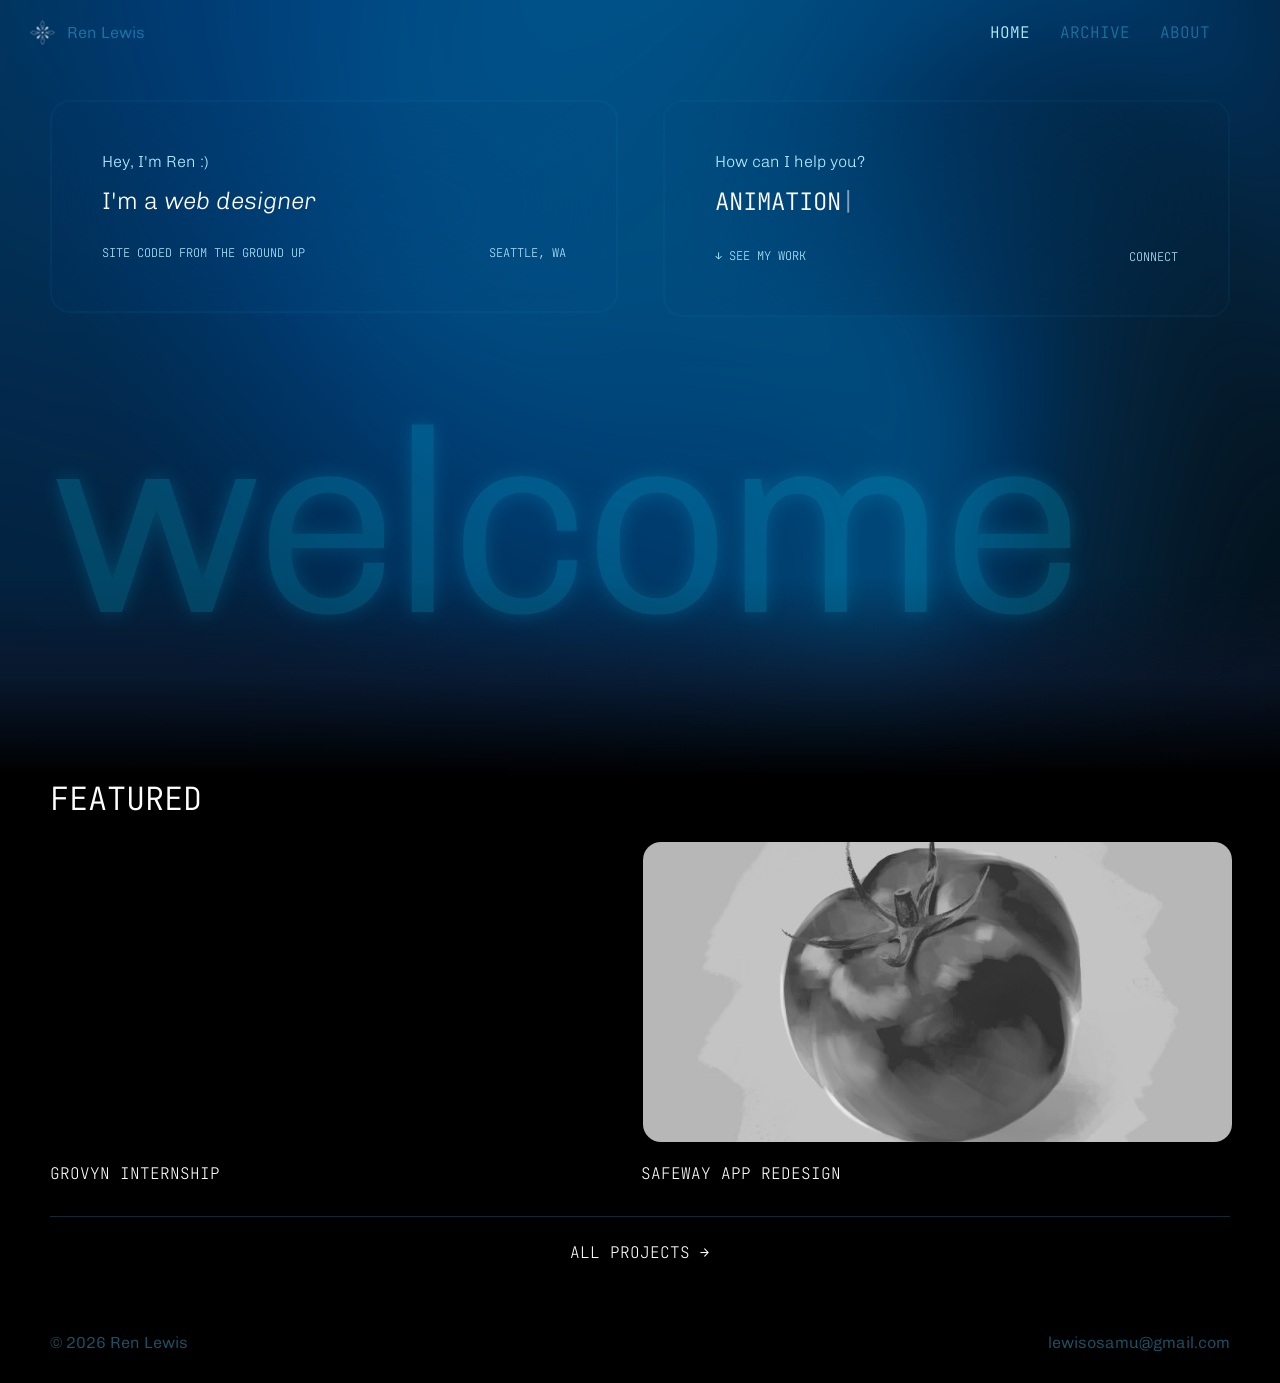
<file: index.html>
<!DOCTYPE html>
<html lang="en">
  <head>
    <meta charset="UTF-8">
    <meta name="viewport" content="width=device-width, initial-scale=1.0">
    <title>Ren Lewis — Product Designer in Seattle</title>
    <meta name="description" content="Ren Lewis is a designer, developer, and illustrator based in Seattle, WA. View projects in brand identity, graphic design, and illustration.">
    <meta name="theme-color" content="#000000">
    <meta property="og:title" content="Ren Lewis — Designer, Developer & Illustrator">
    <meta property="og:description" content="Designer, developer, and illustrator based in Seattle, WA.">
    <meta property="og:type" content="website">
    <meta property="og:image" content="home/images-home/background.png">
    <meta name="twitter:card" content="summary_large_image">
    <link rel="icon" type="image/x-icon" href="favicon.ico">
    <link rel="preconnect" href="https://fonts.googleapis.com"><link rel="preconnect" href="https://fonts.gstatic.com" crossorigin><link href="https://fonts.googleapis.com/css2?family=Chivo:ital,wght@0,100..900;1,100..900&display=swap" rel="stylesheet"><link href="https://fonts.googleapis.com/css2?family=JetBrains+Mono:ital,wght@0,100..800;1,100..800&display=swap" rel="stylesheet"><link href="https://fonts.googleapis.com/css2?family=Google+Sans+Code:ital,wght,MONO@0,300..800,1;1,300..800,1&display=swap" rel="stylesheet">
    <link rel="stylesheet" href="home/home.css">
  </head>
  <body>
    <div class="navigation">
      <div class="nav-left">
        <a href="index.html">
          <img class="logo" src="home/images-home/logo2.png" alt="Ren Lewis logo">
        </a>
        <a class="logotype" href="index.html">Ren Lewis</a>
      </div>
      <div class="nav-right">
        <a href="index.html" class="nav-item">HOME</a>
        <a href="design/design.html" class="nav-item">ARCHIVE</a>
        <a href="home/about.html" class="nav-item">ABOUT</a>
      </div>
    </div>
    <div class="front">
      <img class="background" src="home/images-home/background.png" alt="Abstract background artwork">
      <div class="title">
        <div class="heading">
          <p class="subtext">Hey, I'm Ren :)</p>
          <h1 class="description">I'm a&nbsp;<span class="accent">web designer</span></h1>
          <div class="flex">
            <p class="mono">SITE CODED FROM THE GROUND UP</p>
            <p class="mono">SEATTLE, WA</p>
          </div>
        </div>
        <div class="heading">
          <p class="subtext">How can I help you?</p>
          <p class="mono" id="typewriter"></p>
          <div class="flex">
            <a href="#work" class="mono scroll-link" data-scroll="work"><span class="arrow">&darr;</span> see my work</a>
            <div class="connect">
              <a class="connect-link" href="home/about.html">connect</a>
            </div>
          </div>
        </div>
      </div>
      <p class="name">welcome</p>
    </div>
    <div class="gradient"></div>
    <div class="work-grid" id="work">
      <div>
        <p class="projects">Featured</p>
      </div>
      <div class="bubbles">
        <a href="grovyn/grovyn.html" class="box1">
          <video class="work-img" src="home/images-home/grovyn.mp4" aria-label="Grovyn internship preview" muted loop playsinline preload="metadata" id="work-preview-video"></video>
          <div>
            <p class="work-title">Grovyn Internship</p>
          </div>
        </a>
        <a href="safeway/safeway.html" class="box1">
          <img class="work-img" src="home/images-home/tomato.jpg" alt="Safeway App Redesign preview" loading="lazy" decoding="async">
          <div>
            <p class="work-title">Safeway App Redesign</p>
          </div>
        </a>
        <div class="all-projects">
          <a href="design/design.html">all projects <span class="arrow">&rarr;</span></a>
        </div>
      </div>
    </div>
    <div class="container">
      <div class="footer" id="footer">
        <p class="credits">&#169 2026 Ren Lewis</p>
        <a href="mailto:lewisosamu@gmail.com" target="_blank" class="gmail" rel="noopener noreferrer">lewisosamu@gmail.com</a>
      </div>
    </div>
    <script src="home/home.js"></script>
  </body>
</html>
</file>
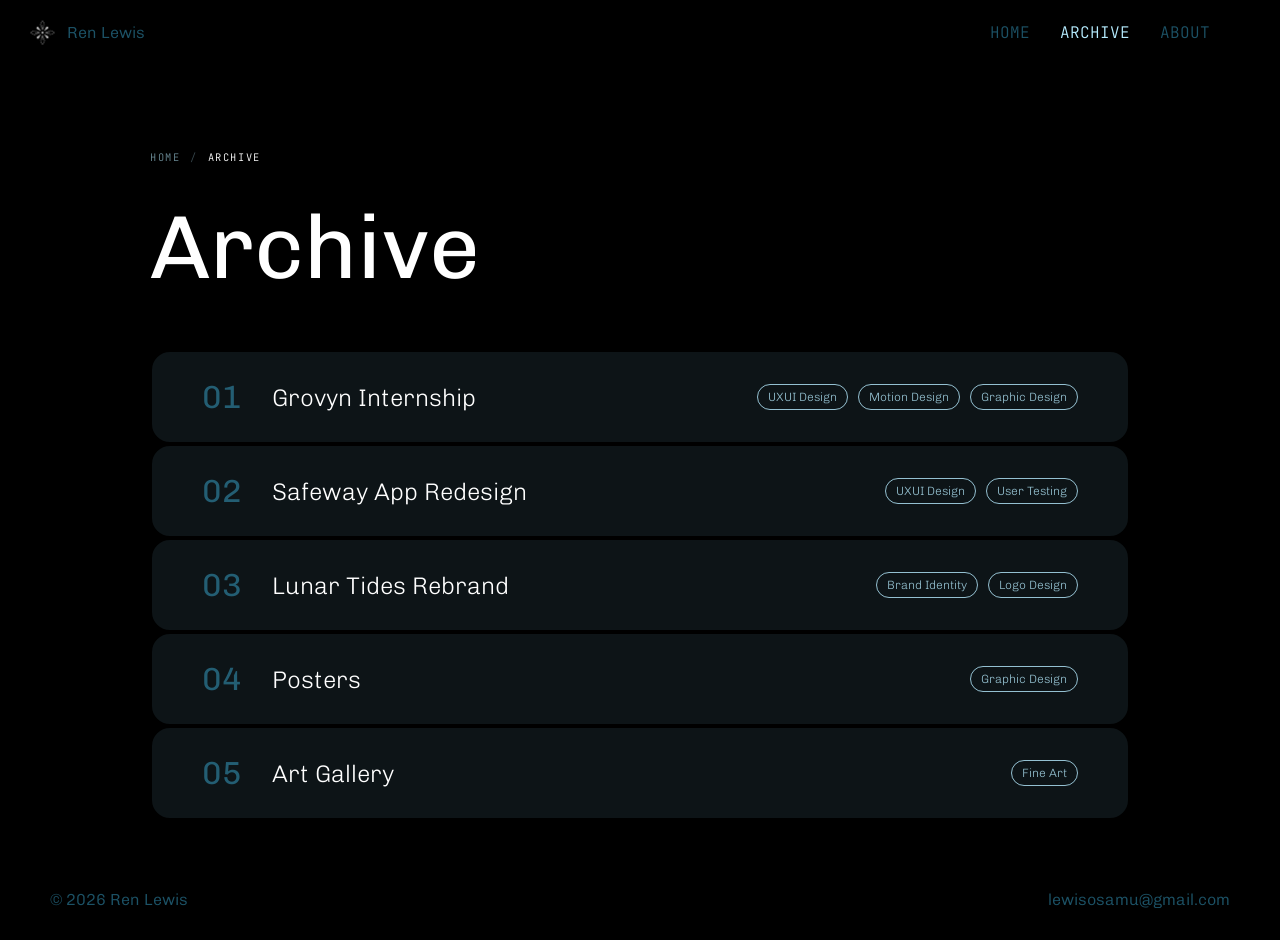
<file: design/design.html>
<!DOCTYPE html>
<html lang="en">
  <head>
    <meta charset="UTF-8">
    <meta name="viewport" content="width=device-width, initial-scale=1.0">
    <title>Design — Ren Lewis</title>
    <meta name="description" content="A collection of graphic design work by Ren Lewis: posters, brand identity, infographics, and more.">
    <meta name="theme-color" content="#000000">
    <meta property="og:title" content="Design — Ren Lewis">
    <meta property="og:description" content="Graphic design portfolio: posters, brand identity, infographics.">
    <meta property="og:type" content="website">
    <link rel="icon" type="image/x-icon" href="../favicon.ico">
    <link rel="preconnect" href="https://fonts.googleapis.com"><link rel="preconnect" href="https://fonts.gstatic.com" crossorigin><link href="https://fonts.googleapis.com/css2?family=Chivo:ital,wght@0,100..900;1,100..900&display=swap" rel="stylesheet"><link href="https://fonts.googleapis.com/css2?family=JetBrains+Mono:ital,wght@0,100..800;1,100..800&display=swap" rel="stylesheet">
    <link rel="stylesheet" href="../css/breadcrumbs.css">
    <link rel="stylesheet" href="../css/layout.css">
    <link rel="stylesheet" href="design.css">
  </head>
  <body>
    <div class="navigation">
      <div class="nav-left">
        <a href="../home/home.html">
          <img class="logo" src="../home/images-home/logo2.png" alt="Ren Lewis logo">
        </a>
        <a class="logotype" href="../home/home.html">Ren Lewis</a>
      </div>
      <div class="nav-right">
        <a href="../home/home.html" class="nav-item">HOME</a>
        <a href="design.html" class="nav-item">ARCHIVE</a>
        <a href="../home/about.html" class="nav-item">ABOUT</a>
      </div>
    </div>
    <main class="wrap page-hero">
    <nav class="breadcrumb" aria-label="Breadcrumb">
      <ol class="breadcrumb-list">
        <li><a href="../home/home.html">Home</a></li>
        <li><span aria-current="page">Archive</span></li>
      </ol>
    </nav>
    <h1 class="page-title">Archive</h1>
    <div class="bigbox">
      <a href="../grovyn/grovyn.html" class="box">
        <div class="box-left">
          <p class="number">01</p>
          <p class="title">Grovyn Internship</p>
        </div>
        <div class="box-right">
          <p class="category">UXUI Design</p>
          <p class="category">Motion Design</p>
          <p class="category">Graphic Design</p>
        </div>
      </a>
        <a href="../safeway/safeway.html" class="box">
        <div class="box-left">
          <p class="number">02</p>
          <p class="title">Safeway App Redesign</p>
        </div>
        <div class="box-right">
          <p class="category">UXUI Design</p>
          <p class="category">User Testing</p>
        </div>
      </a>
      <a href="../lunar/lunar.html" class="box">
        <div class="box-left">
          <p class="number">03</p>
          <p class="title">Lunar Tides Rebrand</p>
        </div>
        <div class="box-right">
          <p class="category">Brand Identity</p>
          <p class="category">Logo Design</p>
        </div>
      </a>
      <a href="posters.html" class="box">
        <div class="box-left">
          <p class="number">04</p>
          <p class="title">Posters</p>
        </div>
        <div class="box-right">
          <p class="category">Graphic Design</p>
        </div>
      </a>
      <a href="../illustration/illustration.html" class="box">
        <div class="box-left">
          <p class="number">05</p>
          <p class="title">Art Gallery</p>
        </div>
        <div class="box-right">
          <p class="category">Fine Art</p>
        </div>
      </a>
    </div>
    </main>
    <div class="container">
      <div class="footer" id="footer">
        <p class="credits">&#169 2026 Ren Lewis</p>
        <a href="mailto:lewisosamu@gmail.com" target="_blank" class="gmail" rel="noopener noreferrer">lewisosamu@gmail.com</a>
      </div>
    </div>
  </body>
</html>
</file>
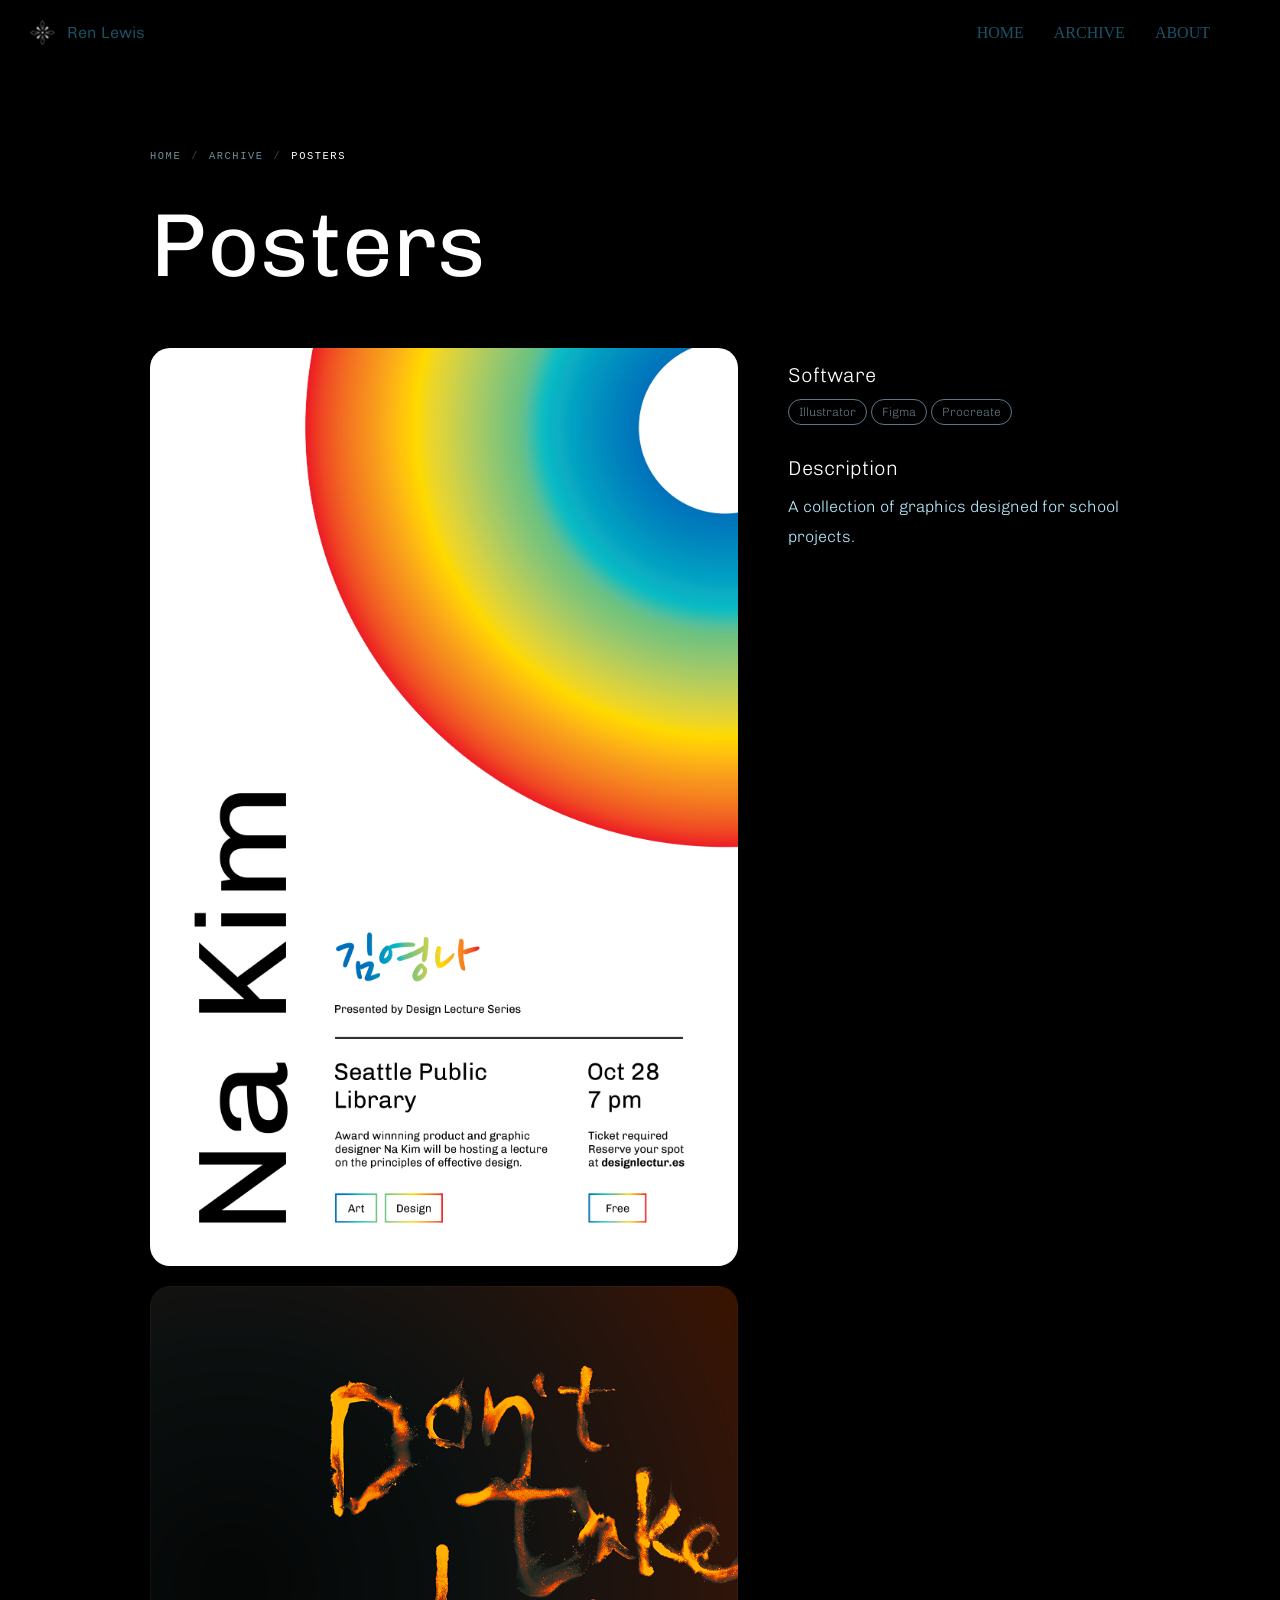
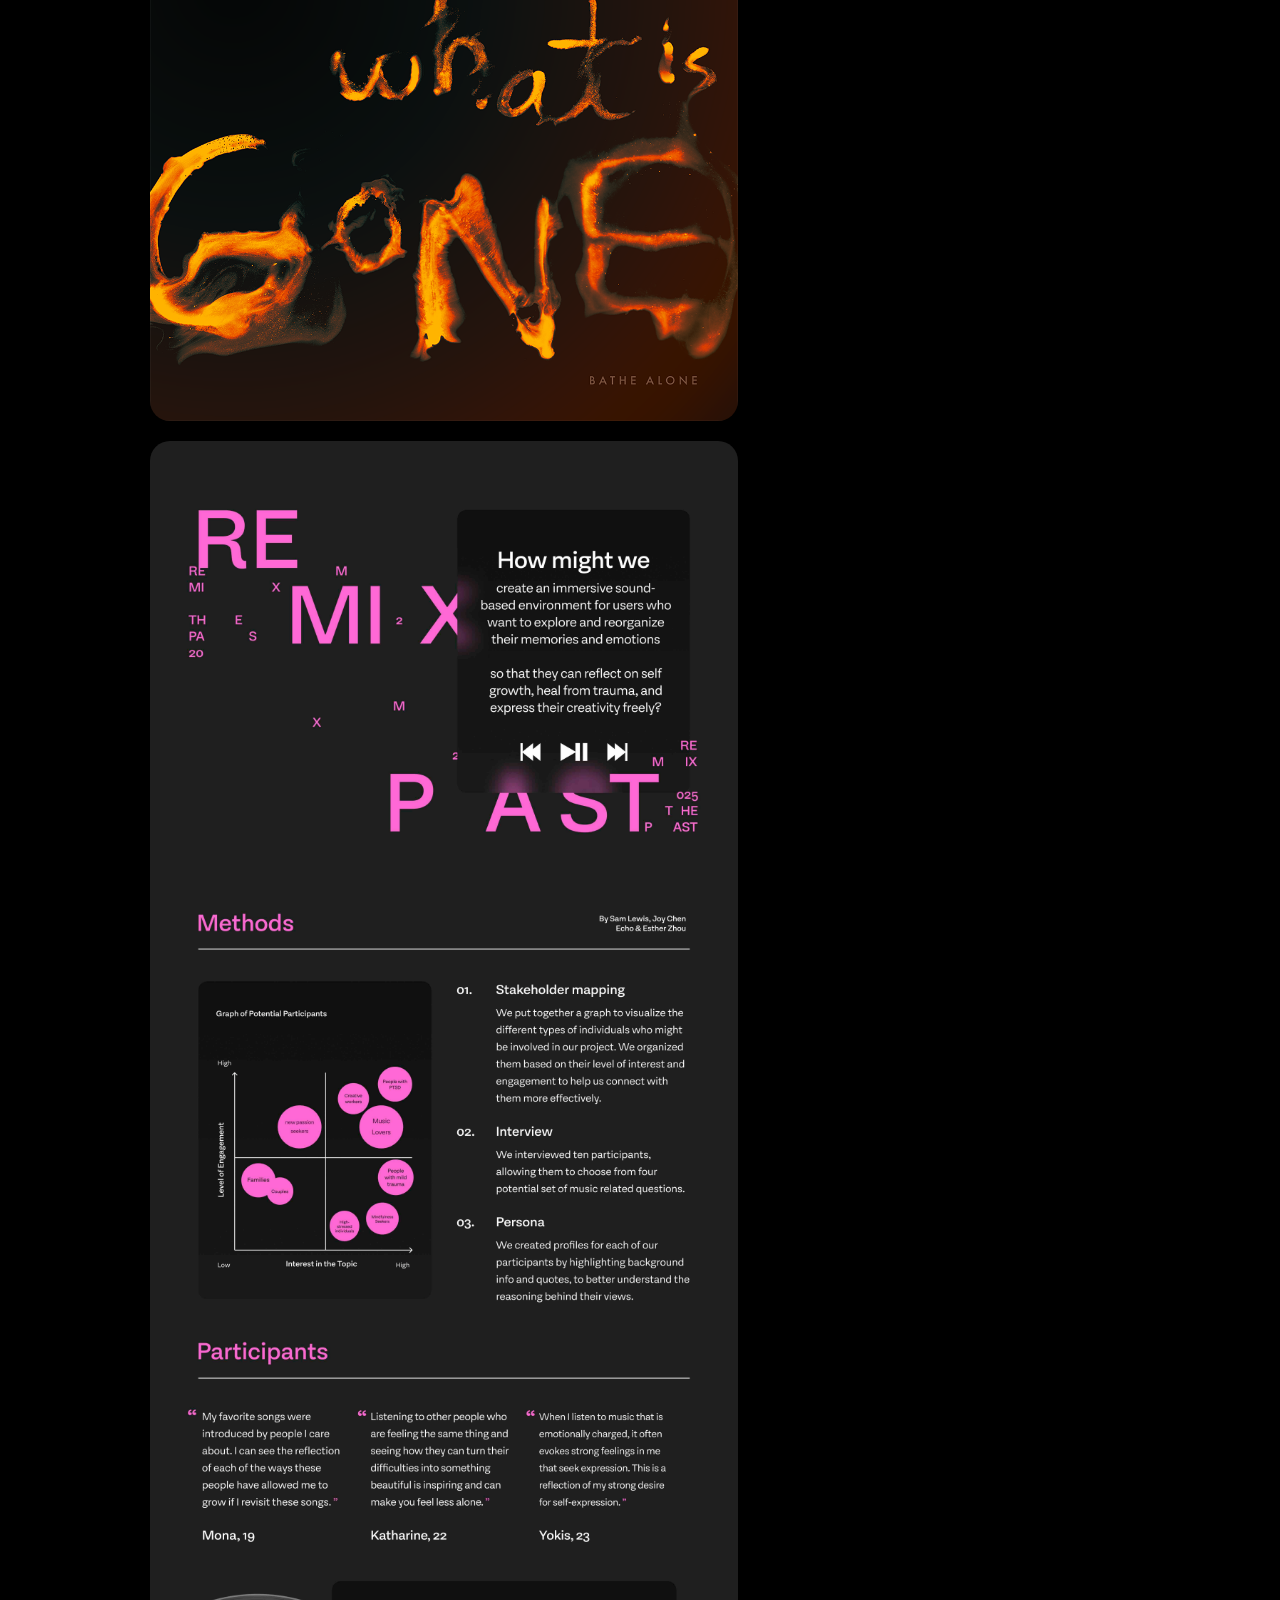
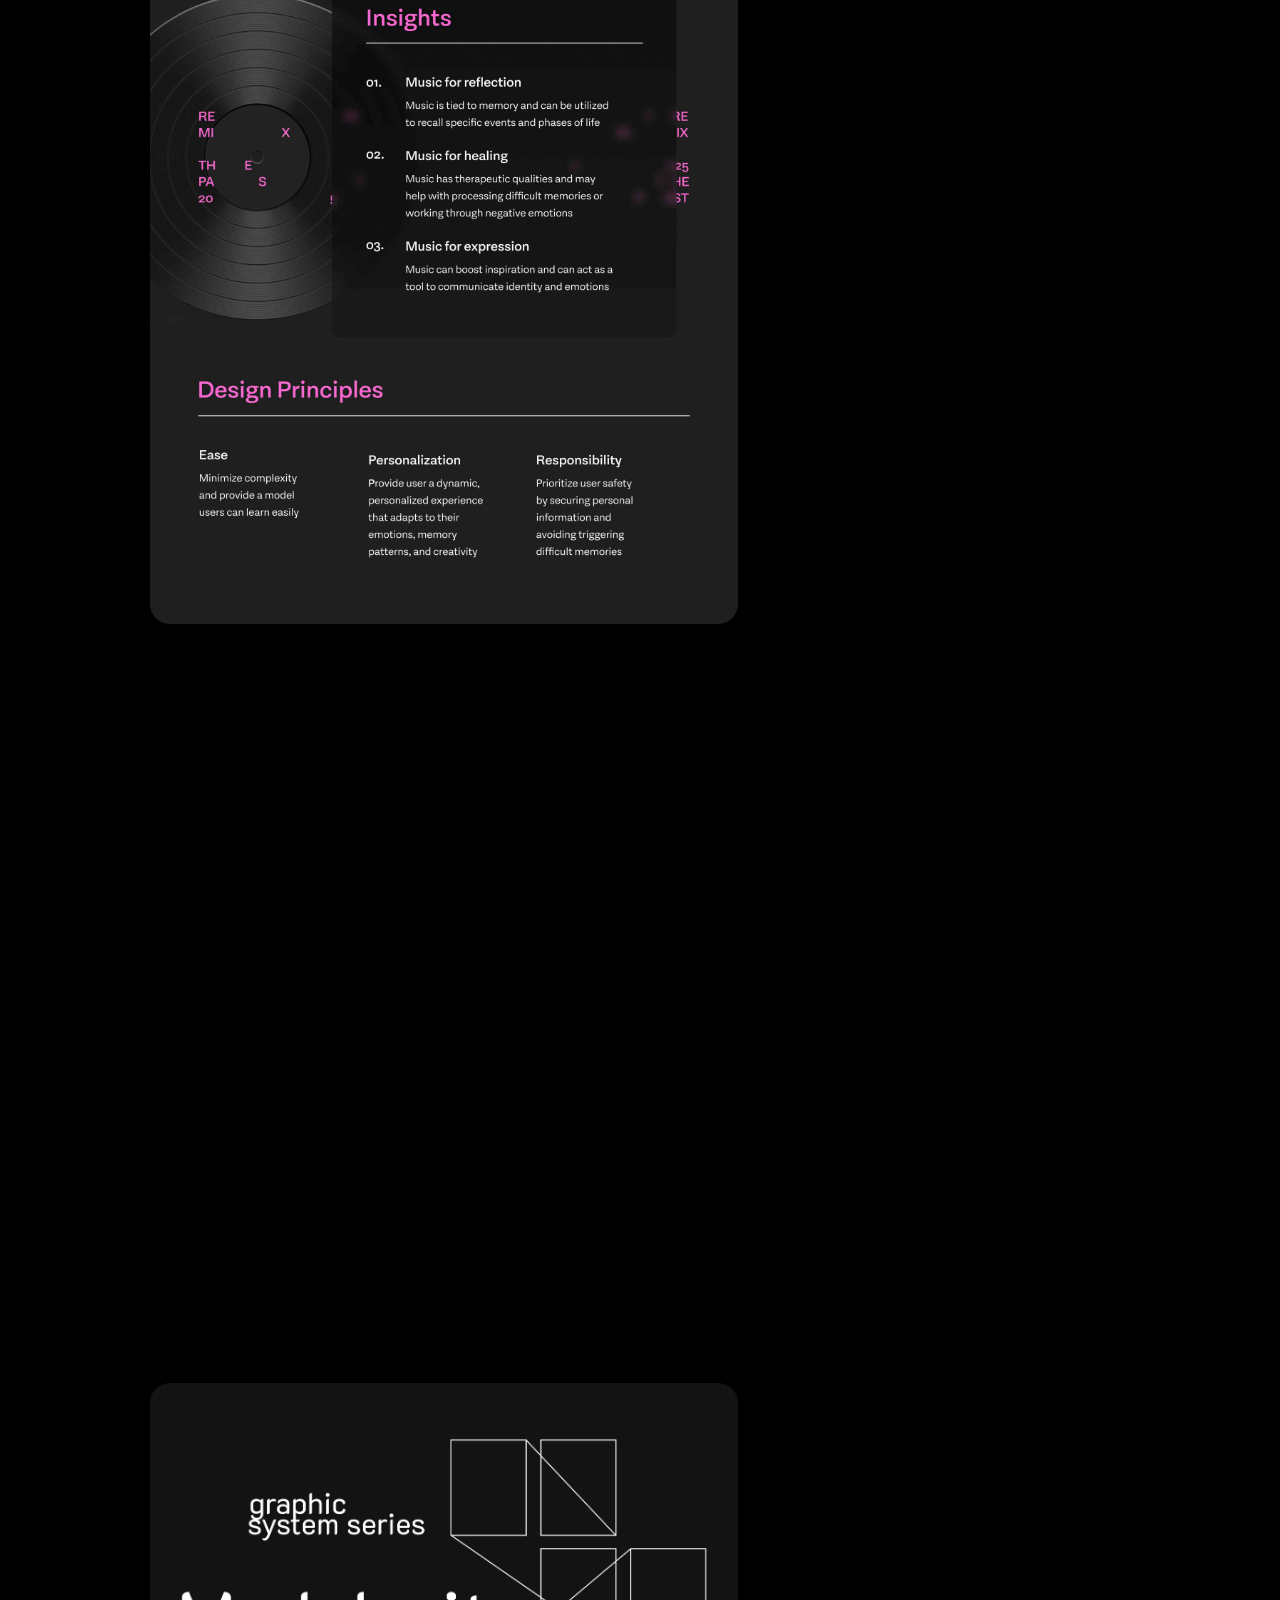
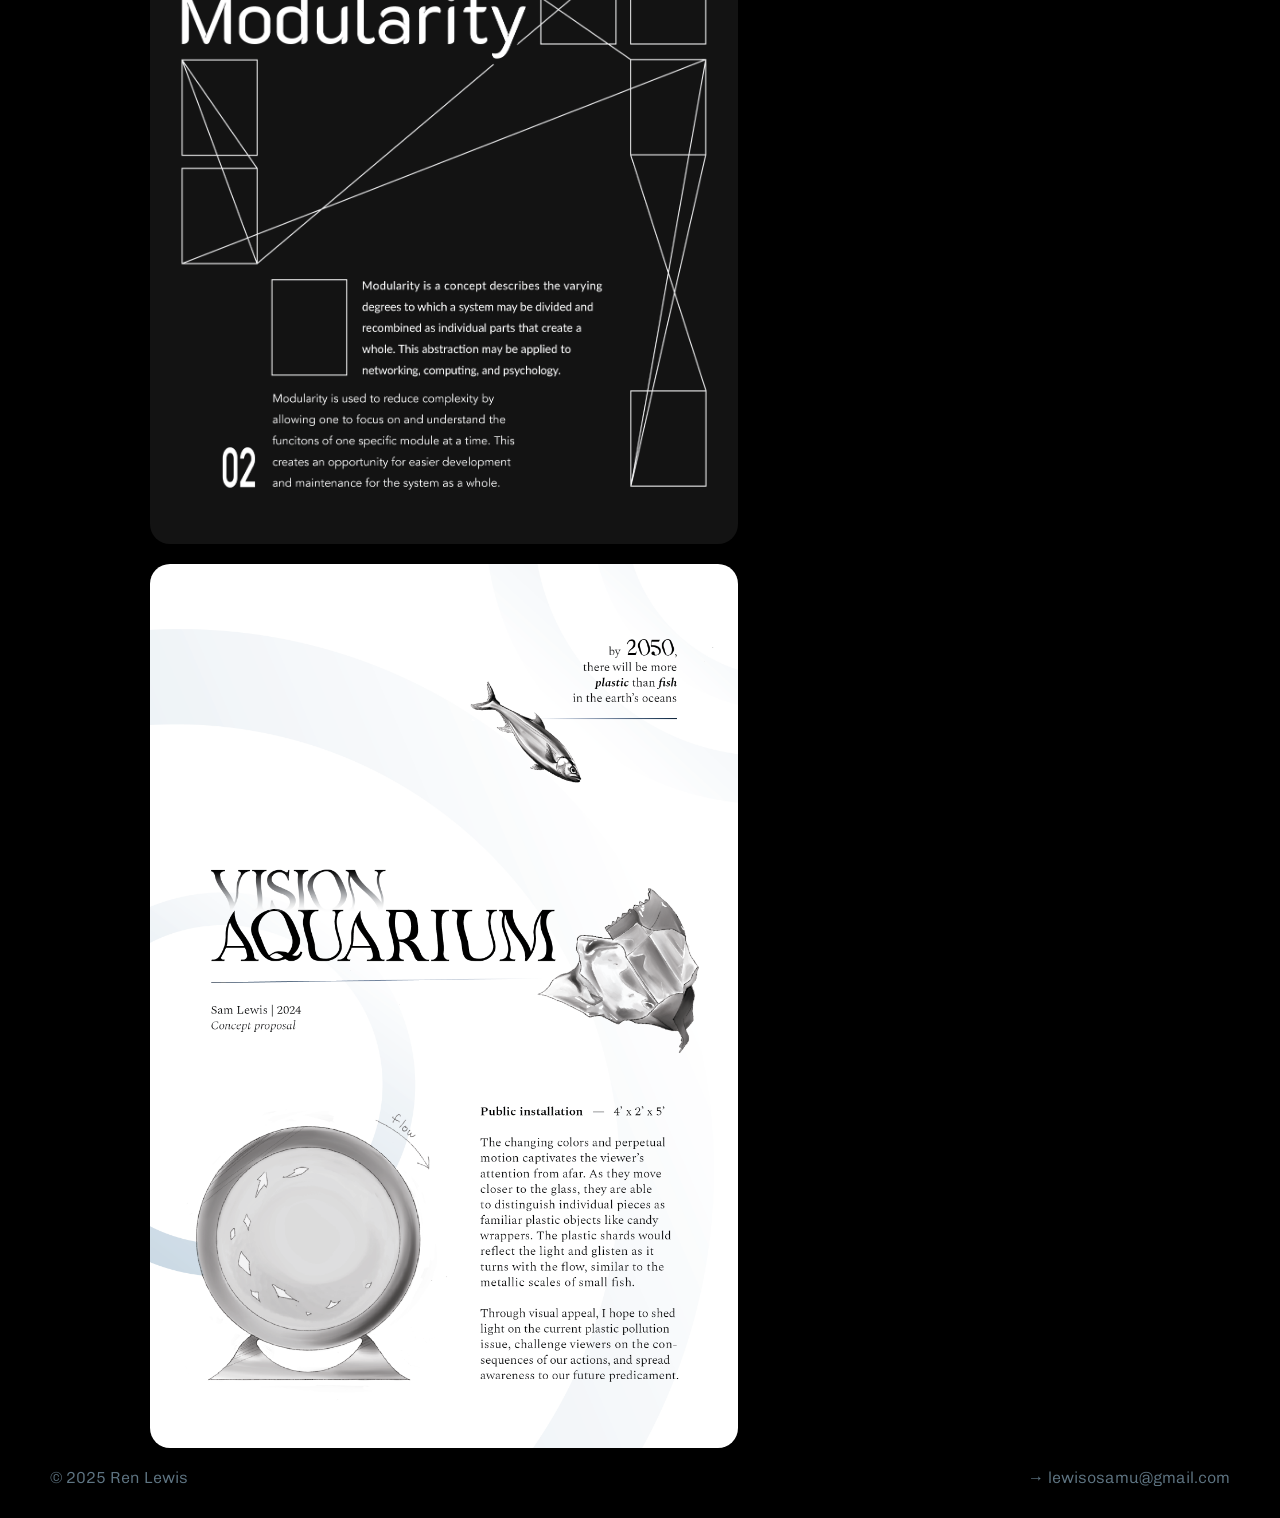
<file: design/posters.html>
<!DOCTYPE html>
<html lang="en">
  <head>
    <meta charset="UTF-8">
    <meta name="viewport" content="width=device-width, initial-scale=1.0">
    <title>Posters — Ren Lewis</title>
    <meta name="description" content="A collection of poster graphics designed for school projects by Ren Lewis.">
    <meta name="theme-color" content="#000000">
    <meta property="og:title" content="Posters — Ren Lewis">
    <meta property="og:description" content="A collection of poster graphics for school projects.">
    <meta property="og:type" content="website">
    <link rel="icon" type="image/x-icon" href="../favicon.ico">
    <link rel="preconnect" href="https://fonts.googleapis.com"><link rel="preconnect" href="https://fonts.gstatic.com" crossorigin><link href="https://fonts.googleapis.com/css2?family=Chivo:ital,wght@0,100..900;1,100..900&display=swap" rel="stylesheet"><link href="https://fonts.googleapis.com/css2?family=IBM+Plex+Mono:ital,wght@0,100;0,200;0,300;0,400;0,500;0,600;0,700;1,100;1,200;1,300;1,400;1,500;1,600;1,700&display=swap" rel="stylesheet">
    <link rel="stylesheet" href="../css/breadcrumbs.css">
    <link rel="stylesheet" href="../css/layout.css">
    <link rel="stylesheet" href="posters.css">
  </head>
  <body>
    <div class="navigation">
      <div class="nav-left">
        <a href="../home/home.html">
          <img class="logo" src="../home/images-home/logo2.png" alt="Ren Lewis logo">
        </a>
        <a class="logotype" href="../home/home.html">Ren Lewis</a>
      </div>
      <div class="nav-right">
        <a href="../home/home.html" class="nav-item">HOME</a>
        <a href="../design/design.html" class="nav-item">ARCHIVE</a>
        <a href="../home/about.html" class="nav-item">ABOUT</a>
      </div>
    </div>
    <main class="wrap page-hero">
    <nav class="breadcrumb" aria-label="Breadcrumb">
      <ol class="breadcrumb-list">
        <li><a href="../home/home.html">Home</a></li>
        <li><a href="design.html">Archive</a></li>
        <li><span aria-current="page">Posters</span></li>
      </ol>
    </nav>
    <h1 class="page-title">Posters</h1>
    <div class="master-grid">
      <div class="gallery">
        <img class="image" src="images-design/nakim.png" alt="Na Kim lecture poster" loading="lazy" decoding="async">
        <img class="image" src="images-design/gone.png" alt="Original letterforms poster" loading="lazy" decoding="async">
        <img class="image" src="images-design/remix.jpeg" alt="Music research infographic" loading="lazy" decoding="async">
        <img class="image" src="images-design/nytposter.png" alt="Future of Work cover artwork" loading="lazy" decoding="async">
        <img class="image" src="images-design/modularity.png" alt="Grid systems exercise" loading="lazy" decoding="async">
        <img class="image" src="images-design/aquarium.png" alt="Marine pollution infographic" loading="lazy" decoding="async">
      </div>
      <div class="obi">
        <p class="subtitle">Software</p>
        <div>
          <p class="category">Illustrator</p>
          <p class="category">Figma</p>
          <p class="category">Procreate</p>
        </div>
        <p class="subtitle">Description</p>
        <p class="body">A collection of graphics designed for school projects.</p>
      </div>
    </div>
    </main>
    <div class="footer">
        <p class="credits">&#169 2025 Ren Lewis</p>
        <a href="mailto:lewisosamu@gmail.com" target="_blank" class="gmail" rel="noopener noreferrer">&rarr; lewisosamu@gmail.com</a>
    </div>
  </body>
</html>
</file>
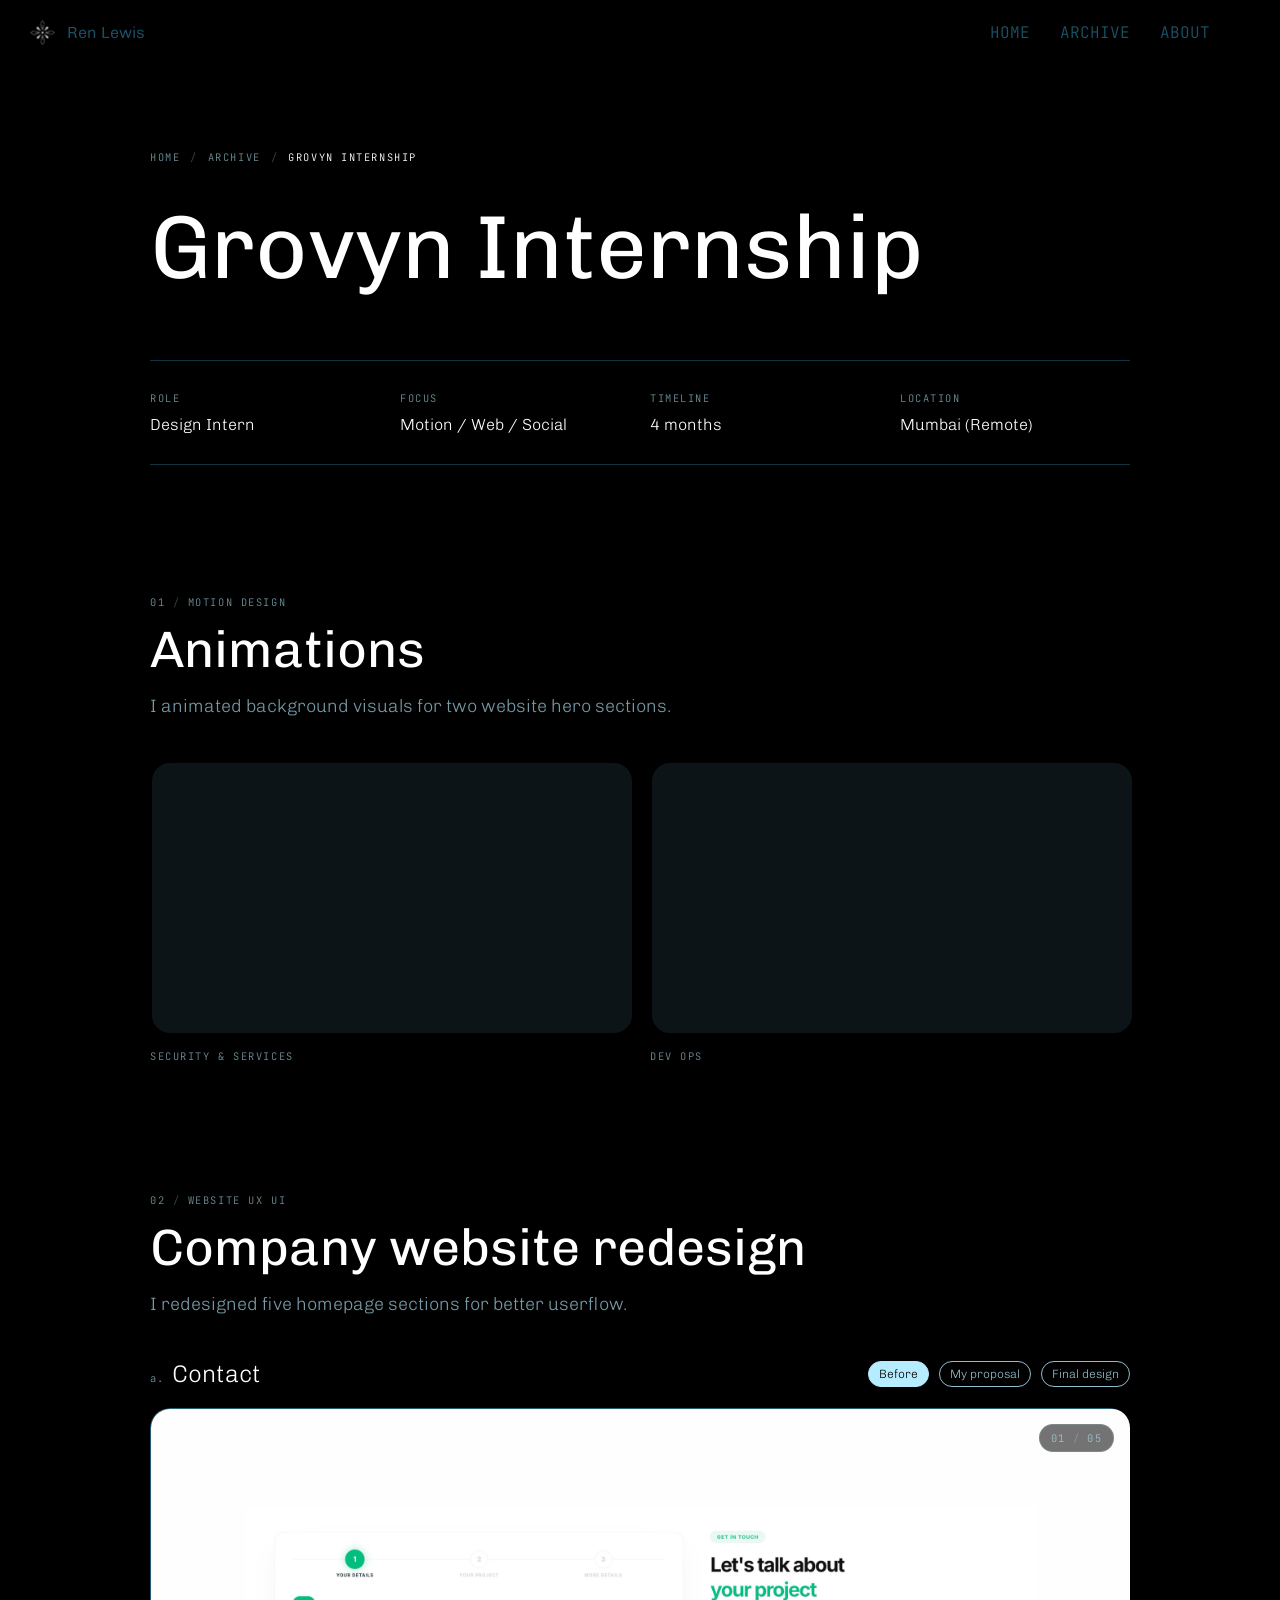
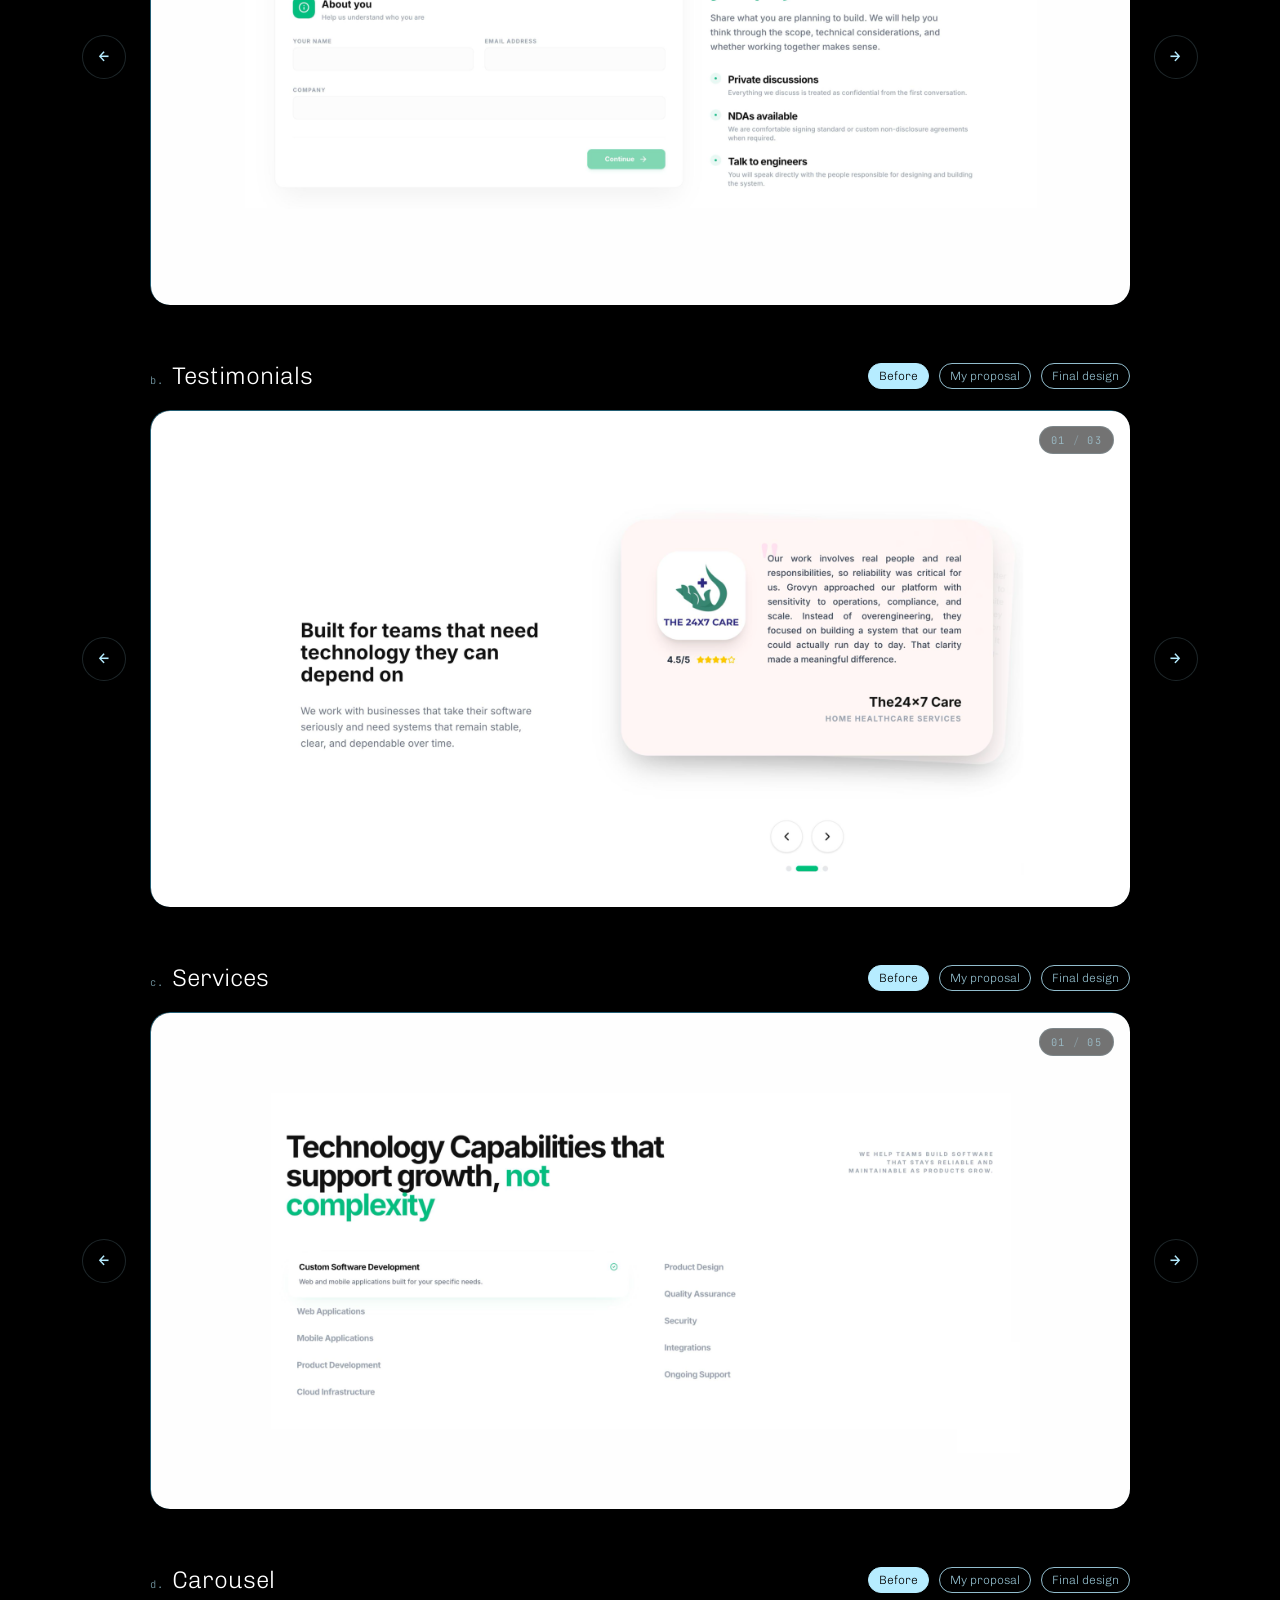
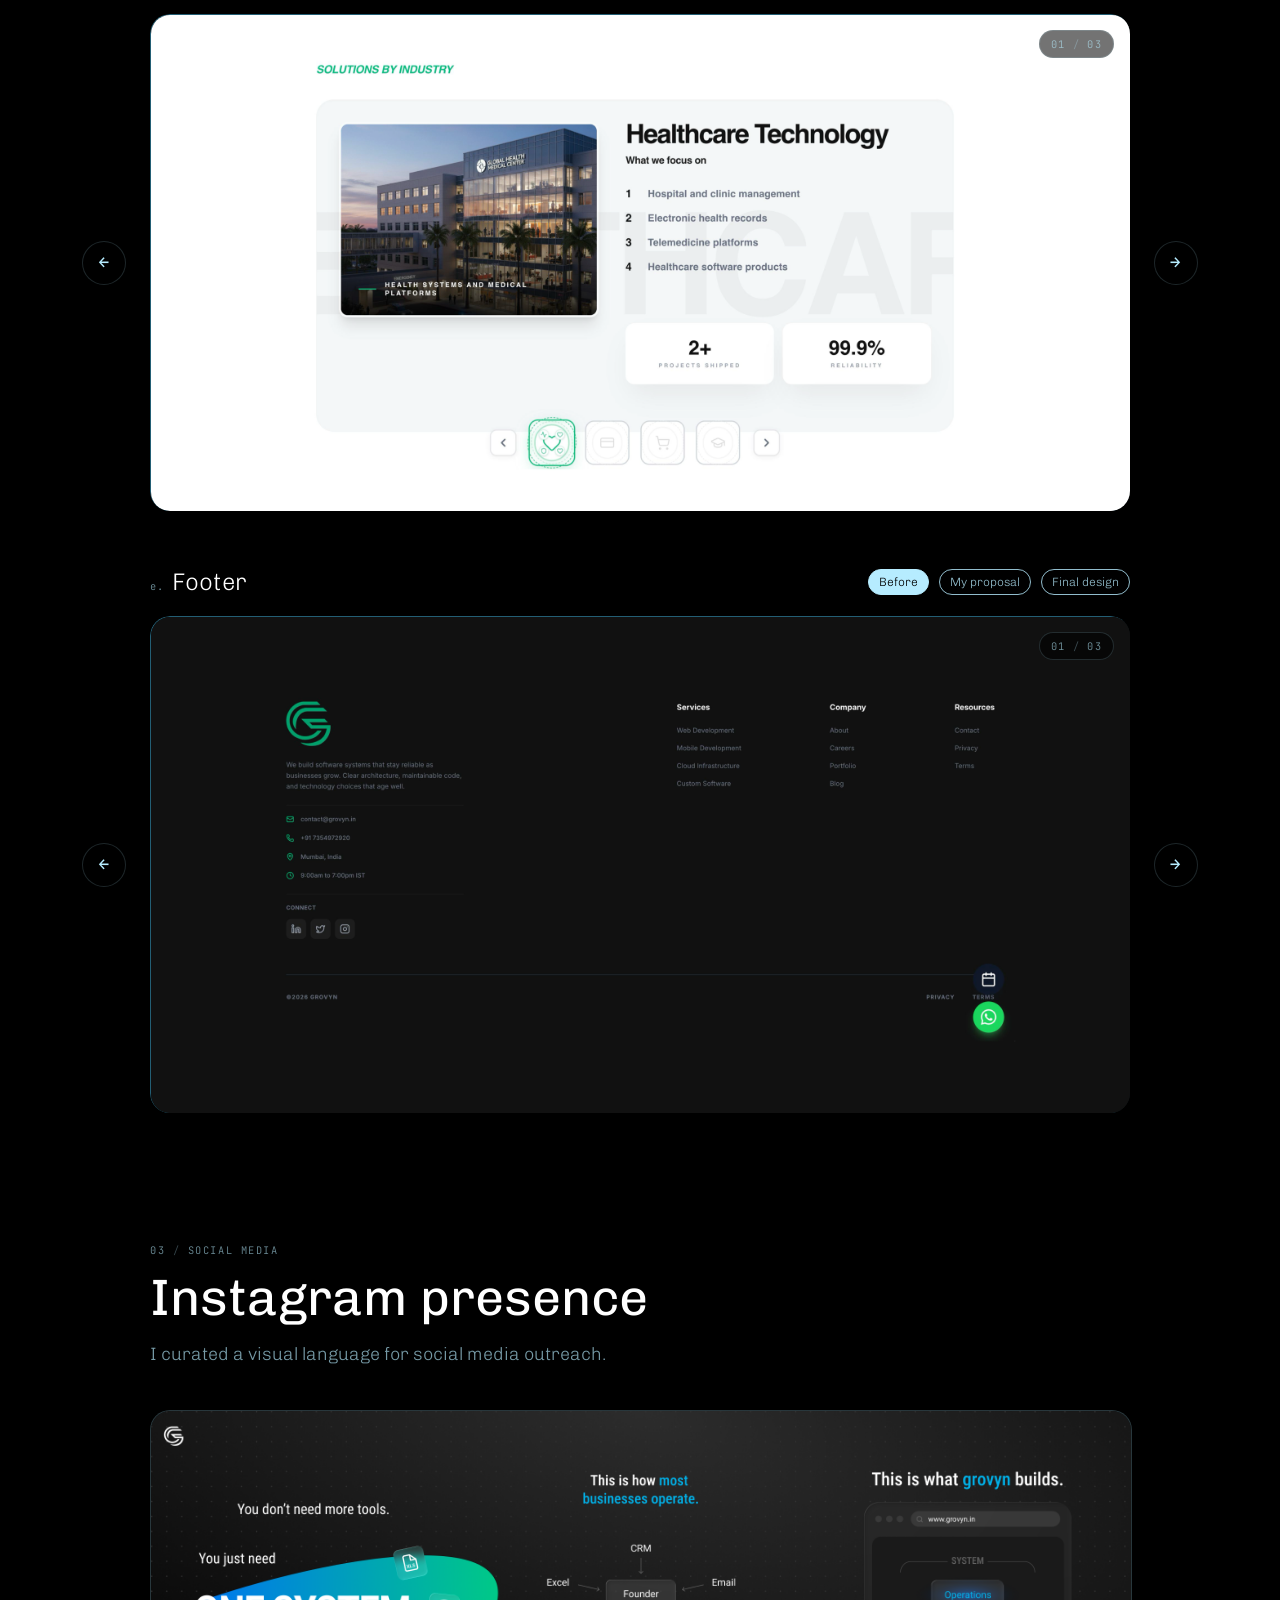
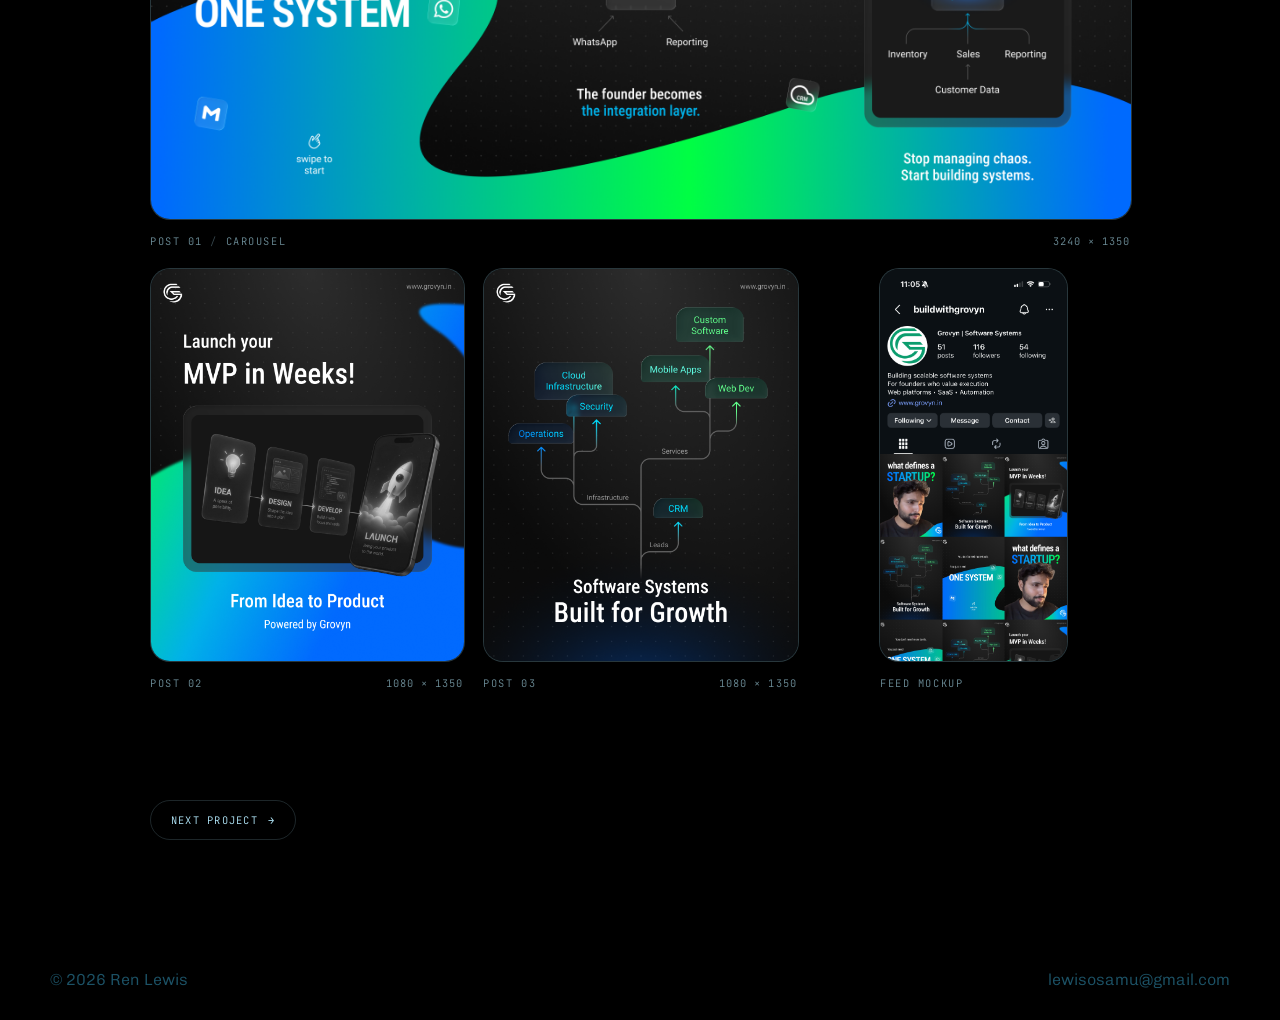
<file: grovyn/grovyn.html>
<!DOCTYPE html>
<html lang="en">
  <head>
    <meta charset="UTF-8">
    <meta name="viewport" content="width=device-width, initial-scale=1.0">
    <title>Grovyn Internship — Ren Lewis</title>
    <meta name="description" content="Grovyn Internship — background animations, website redesign comparisons, and social posts by Ren Lewis.">
    <meta name="theme-color" content="#000000">
    <meta property="og:title" content="Grovyn Internship — Ren Lewis">
    <meta property="og:description" content="Background animations, website redesign comparisons, and social posts by Ren Lewis.">
    <meta property="og:type" content="website">
    <link rel="icon" type="image/x-icon" href="../favicon.ico">
    <link rel="preconnect" href="https://fonts.googleapis.com"><link rel="preconnect" href="https://fonts.gstatic.com" crossorigin><link href="https://fonts.googleapis.com/css2?family=Chivo:ital,wght@0,100..900;1,100..900&display=swap" rel="stylesheet"><link href="https://fonts.googleapis.com/css2?family=JetBrains+Mono:ital,wght@0,100..800;1,100..800&display=swap" rel="stylesheet"><link href="https://fonts.googleapis.com/css2?family=Google+Sans+Code:ital,wght,MONO@0,300..800,1;1,300..800,1&display=swap" rel="stylesheet">
    <link rel="stylesheet" href="../css/breadcrumbs.css">
    <link rel="stylesheet" href="grovyn.css">
  </head>
  <body>
    <div class="navigation">
      <div class="nav-left">
        <a href="../home/home.html">
          <img class="logo" src="../home/images-home/logo2.png" alt="Ren Lewis logo">
        </a>
        <a class="logotype" href="../home/home.html">Ren Lewis</a>
      </div>
      <div class="nav-right">
        <a href="../home/home.html" class="nav-item">HOME</a>
        <a href="../design/design.html" class="nav-item">ARCHIVE</a>
        <a href="../home/about.html" class="nav-item">ABOUT</a>
      </div>
    </div>

    <main>
      <header class="hero wrap">
        <nav class="breadcrumb" aria-label="Breadcrumb">
          <ol class="breadcrumb-list">
            <li><a href="../home/home.html">Home</a></li>
            <li><a href="../design/design.html">Archive</a></li>
            <li><span aria-current="page">Grovyn Internship</span></li>
          </ol>
        </nav>
        <h1 class="hero-title">Grovyn Internship</h1>
        <div class="meta">
          <div class="meta-item">
            <p class="meta-label">Role</p>
            <p class="meta-value">Design Intern</p>
          </div>
          <div class="meta-item">
            <p class="meta-label">Focus</p>
            <p class="meta-value">Motion / Web / Social</p>
          </div>
          <div class="meta-item">
            <p class="meta-label">Timeline</p>
            <p class="meta-value">4 months</p>
          </div>
          <div class="meta-item">
            <p class="meta-label">Location</p>
            <p class="meta-value">Mumbai (Remote)</p>
          </div>
        </div>
      </header>

      <section class="section wrap" id="animations">
        <div class="section-head">
          <p class="eyebrow">01 <span class="sep">/</span> Motion Design</p>
          <h2 class="section-title">Animations</h2>
          <p class="section-sub">I animated background visuals for two website hero sections.</p>
        </div>
        <div class="animation-grid">
          <figure class="animation">
            <div class="animation-media">
              <video src="images-grovyn/animation1.mp4" autoplay loop muted playsinline aria-label="Grovyn background animation 01"></video>
            </div>
            <figcaption class="panel-caption">
              <span class="panel-label">Security & Services</span>
            </figcaption>
          </figure>

          <figure class="animation">
            <div class="animation-media">
              <video src="images-grovyn/animation2.mp4" autoplay loop muted playsinline aria-label="Grovyn background animation 02"></video>
            </div>
            <figcaption class="panel-caption">
              <span class="panel-label">Dev Ops</span>
            </figcaption>
          </figure>
        </div>
      </section>

      <section class="section wrap" id="comparisons">
        <div class="section-head">
          <p class="eyebrow">02 <span class="sep">/</span> Website UX UI</p>
          <h2 class="section-title">Company website redesign</h2>
          <p class="section-sub">I redesigned five homepage sections for better userflow.</p>
        </div>

        <div class="compare-list">
          <article class="compare">
            <div class="compare-head">
              <p class="compare-num">a.</p>
              <h3 class="compare-title">Contact</h3>
              <div class="carousel-tabs" role="group" aria-label="Choose a version">
                <button type="button" class="carousel-tab is-active" data-slide="0" aria-pressed="true">Before</button>
                <button type="button" class="carousel-tab" data-slide="1" data-slide-end="3" aria-pressed="false">My proposal</button>
                <button type="button" class="carousel-tab" data-slide="4" aria-pressed="false">Final design</button>
              </div>
            </div>
            <div class="compare-carousel" data-carousel aria-roledescription="carousel" aria-label="About versions">
              <div class="carousel-track" tabindex="0" aria-label="Before, proposal, and final versions — use arrow keys to browse">
                <figure class="carousel-slide">
                  <div class="media-slot ratio-site">
                    <img src="images-grovyn/3-before.webp" alt="Grovyn about section — before" width="2400" height="1214" loading="lazy">
                  </div>
                </figure>
                <figure class="carousel-slide">
                  <div class="media-slot ratio-site">
                    <img src="images-grovyn/3-mine1.webp" alt="Grovyn about section — my proposal, form step 1" width="2400" height="1214" loading="lazy">
                  </div>
                </figure>
                <figure class="carousel-slide">
                  <div class="media-slot ratio-site">
                    <img src="images-grovyn/3-mine2.webp" alt="Grovyn about section — my proposal, form steps 2 and 3" width="2400" height="1214" loading="lazy">
                  </div>
                </figure>
                <figure class="carousel-slide">
                  <div class="media-slot ratio-site">
                    <img src="images-grovyn/3-mine3.png" alt="Grovyn about section — my proposal, form UI states" width="3540" height="1790" loading="lazy">
                  </div>
                </figure>
                <figure class="carousel-slide">
                  <div class="media-slot ratio-site">
                    <img src="images-grovyn/3-after.webp" alt="Grovyn about section — final design" width="2400" height="1214" loading="lazy">
                  </div>
                </figure>
              </div>
              <button type="button" class="carousel-arrow carousel-prev" aria-label="Previous version">
                <span class="arrow-glyph" aria-hidden="true">&larr;</span>
              </button>
              <button type="button" class="carousel-arrow carousel-next" aria-label="Next version">
                <span class="arrow-glyph" aria-hidden="true">&rarr;</span>
              </button>
              <span class="carousel-count" aria-hidden="true"><span class="carousel-current">01</span> <span class="sep">/</span> 05</span>
            </div>
          </article>

          <article class="compare">
            <div class="compare-head">
              <p class="compare-num">b.</p>
              <h3 class="compare-title">Testimonials</h3>
              <div class="carousel-tabs" role="group" aria-label="Choose a version">
                <button type="button" class="carousel-tab is-active" data-slide="0" aria-pressed="true">Before</button>
                <button type="button" class="carousel-tab" data-slide="1" aria-pressed="false">My proposal</button>
                <button type="button" class="carousel-tab" data-slide="2" aria-pressed="false">Final design</button>
              </div>
            </div>
            <div class="compare-carousel" data-carousel aria-roledescription="carousel" aria-label="Navigation versions">
              <div class="carousel-track" tabindex="0" aria-label="Before, proposal, and final versions — use arrow keys to browse">
                <figure class="carousel-slide">
                  <div class="media-slot ratio-site">
                    <img src="images-grovyn/2-before.webp" alt="Grovyn navigation section — before" width="2400" height="1214" loading="lazy">
                  </div>
                </figure>
                <figure class="carousel-slide">
                  <div class="media-slot ratio-site">
                    <img src="images-grovyn/2-whatidesigned.webp" alt="Grovyn navigation section — my proposal" width="2400" height="1214" loading="lazy">
                  </div>
                </figure>
                <figure class="carousel-slide">
                  <div class="media-slot ratio-site">
                    <img src="images-grovyn/2-after.webp" alt="Grovyn navigation section — final design" width="2400" height="1214" loading="lazy">
                  </div>
                </figure>
              </div>
              <button type="button" class="carousel-arrow carousel-prev" aria-label="Previous version">
                <span class="arrow-glyph" aria-hidden="true">&larr;</span>
              </button>
              <button type="button" class="carousel-arrow carousel-next" aria-label="Next version">
                <span class="arrow-glyph" aria-hidden="true">&rarr;</span>
              </button>
              <span class="carousel-count" aria-hidden="true"><span class="carousel-current">01</span> <span class="sep">/</span> 03</span>
            </div>
          </article>

          <article class="compare">
            <div class="compare-head">
              <p class="compare-num">c.</p>
              <h3 class="compare-title">Services</h3>
              <div class="carousel-tabs" role="group" aria-label="Choose a version">
                <button type="button" class="carousel-tab is-active" data-slide="0" aria-pressed="true">Before</button>
                <button type="button" class="carousel-tab" data-slide="1" data-slide-end="3" aria-pressed="false">My proposal</button>
                <button type="button" class="carousel-tab" data-slide="4" aria-pressed="false">Final design</button>
              </div>
            </div>
            <div class="compare-carousel" data-carousel aria-roledescription="carousel" aria-label="Contact versions">
              <div class="carousel-track" tabindex="0" aria-label="Before, proposal, and final versions — use arrow keys to browse">
                <figure class="carousel-slide">
                  <div class="media-slot ratio-site">
                    <img src="images-grovyn/4-before.webp" alt="Grovyn capabilities section — before" width="2400" height="1214" loading="lazy">
                  </div>
                </figure>
                <figure class="carousel-slide">
                  <div class="media-slot ratio-site">
                    <img src="images-grovyn/4-mine1.webp" alt="Grovyn capabilities section — my proposal, screen 1" width="2400" height="1214" loading="lazy">
                  </div>
                </figure>
                <figure class="carousel-slide">
                  <div class="media-slot ratio-site">
                    <img src="images-grovyn/4-mine2.webp" alt="Grovyn capabilities section — my proposal, screen 2" width="2400" height="1214" loading="lazy">
                  </div>
                </figure>
                <figure class="carousel-slide">
                  <div class="media-slot ratio-site">
                    <img src="images-grovyn/4-mine3.webp" alt="Grovyn capabilities section — my proposal, screen 3" width="2400" height="1214" loading="lazy">
                  </div>
                </figure>
                <figure class="carousel-slide">
                  <div class="media-slot ratio-site">
                    <img src="images-grovyn/4-after.webp" alt="Grovyn capabilities section — final design" width="2400" height="1214" loading="lazy">
                  </div>
                </figure>
              </div>
              <button type="button" class="carousel-arrow carousel-prev" aria-label="Previous version">
                <span class="arrow-glyph" aria-hidden="true">&larr;</span>
              </button>
              <button type="button" class="carousel-arrow carousel-next" aria-label="Next version">
                <span class="arrow-glyph" aria-hidden="true">&rarr;</span>
              </button>
              <span class="carousel-count" aria-hidden="true"><span class="carousel-current">01</span> <span class="sep">/</span> 05</span>
            </div>
          </article>

          <article class="compare">
            <div class="compare-head">
              <p class="compare-num">d.</p>
              <h3 class="compare-title">Carousel</h3>
              <div class="carousel-tabs" role="group" aria-label="Choose a version">
                <button type="button" class="carousel-tab is-active" data-slide="0" aria-pressed="true">Before</button>
                <button type="button" class="carousel-tab" data-slide="1" aria-pressed="false">My proposal</button>
                <button type="button" class="carousel-tab" data-slide="2" aria-pressed="false">Final design</button>
              </div>
            </div>
            <div class="compare-carousel" data-carousel aria-roledescription="carousel" aria-label="Home Hero versions">
              <div class="carousel-track" tabindex="0" aria-label="Before, proposal, and final versions — use arrow keys to browse">
                <figure class="carousel-slide">
                  <div class="media-slot ratio-site">
                    <img src="images-grovyn/1-before.webp" alt="Grovyn home hero section — before" width="2400" height="1214" loading="lazy">
                  </div>
                </figure>
                <figure class="carousel-slide">
                  <div class="media-slot ratio-site">
                    <img src="images-grovyn/1-whatidesigned.webp" alt="Grovyn home hero section — my proposal" width="2400" height="1214" loading="lazy">
                  </div>
                </figure>
                <figure class="carousel-slide">
                  <div class="media-slot ratio-site">
                    <img src="images-grovyn/1-after.webp" alt="Grovyn home hero section — final design" width="2400" height="1214" loading="lazy">
                  </div>
                </figure>
              </div>
              <button type="button" class="carousel-arrow carousel-prev" aria-label="Previous version">
                <span class="arrow-glyph" aria-hidden="true">&larr;</span>
              </button>
              <button type="button" class="carousel-arrow carousel-next" aria-label="Next version">
                <span class="arrow-glyph" aria-hidden="true">&rarr;</span>
              </button>
              <span class="carousel-count" aria-hidden="true"><span class="carousel-current">01</span> <span class="sep">/</span> 03</span>
            </div>
          </article>

          <article class="compare">
            <div class="compare-head">
              <p class="compare-num">e.</p>
              <h3 class="compare-title">Footer</h3>
              <div class="carousel-tabs" role="group" aria-label="Choose a version">
                <button type="button" class="carousel-tab is-active" data-slide="0" aria-pressed="true">Before</button>
                <button type="button" class="carousel-tab" data-slide="1" aria-pressed="false">My proposal</button>
                <button type="button" class="carousel-tab" data-slide="2" aria-pressed="false">Final design</button>
              </div>
            </div>
            <div class="compare-carousel" data-carousel aria-roledescription="carousel" aria-label="Work versions">
              <div class="carousel-track" tabindex="0" aria-label="Before, proposal, and final versions — use arrow keys to browse">
                <figure class="carousel-slide">
                  <div class="media-slot ratio-site">
                    <img src="images-grovyn/5-before.webp" alt="Grovyn work section — before" width="2400" height="1214" loading="lazy">
                  </div>
                </figure>
                <figure class="carousel-slide">
                  <div class="media-slot ratio-site">
                    <img src="images-grovyn/5-whatidesigned.webp" alt="Grovyn work section — my proposal" width="2400" height="1214" loading="lazy">
                  </div>
                </figure>
                <figure class="carousel-slide">
                  <div class="media-slot ratio-site">
                    <img src="images-grovyn/5-after.webp" alt="Grovyn work section — final design" width="2400" height="1214" loading="lazy">
                  </div>
                </figure>
              </div>
              <button type="button" class="carousel-arrow carousel-prev" aria-label="Previous version">
                <span class="arrow-glyph" aria-hidden="true">&larr;</span>
              </button>
              <button type="button" class="carousel-arrow carousel-next" aria-label="Next version">
                <span class="arrow-glyph" aria-hidden="true">&rarr;</span>
              </button>
              <span class="carousel-count" aria-hidden="true"><span class="carousel-current">01</span> <span class="sep">/</span> 03</span>
            </div>
          </article>
        </div>
      </section>

      <section class="section wrap" id="social">
        <div class="section-head">
          <p class="eyebrow">03 <span class="sep">/</span> Social Media</p>
          <h2 class="section-title">Instagram presence</h2>
          <p class="section-sub">I curated a visual language for social media outreach.</p>
        </div>
        <div class="social-grid">
          <figure class="social-post social-wide">
            <div class="media-slot ratio-carousel">
              <img src="images-grovyn/instapost1.webp" alt="Grovyn carousel post — one system, three panels" width="2240" height="933" loading="lazy">
            </div>
            <figcaption class="panel-caption">
              <span class="panel-label">Post 01 <span class="sep">/</span> carousel</span>
              <span class="panel-note">3240 × 1350</span>
            </figcaption>
          </figure>
        </div>

        <div class="social-row">
          <figure class="social-post">
            <div class="media-slot ratio-post">
              <img src="images-grovyn/instapost2.png" alt="Grovyn Instagram post 02" loading="lazy">
            </div>
            <figcaption class="panel-caption">
              <span class="panel-label">Post 02</span>
              <span class="panel-note">1080 × 1350</span>
            </figcaption>
          </figure>

          <figure class="social-post">
            <div class="media-slot ratio-post">
              <img src="images-grovyn/instapost3.png" alt="Grovyn Instagram post 03" loading="lazy">
            </div>
            <figcaption class="panel-caption">
              <span class="panel-label">Post 03</span>
              <span class="panel-note">1080 × 1350</span>
            </figcaption>
          </figure>

          <figure class="social-post social-feed">
            <div class="media-slot ratio-feed">
              <img src="images-grovyn/instagrid.png" alt="Grovyn Instagram feed overview" loading="lazy">
            </div>
            <figcaption class="panel-caption">
              <span class="panel-label">Feed mockup</span>
            </figcaption>
          </figure>
        </div>
      </section>

      <div class="wrap next-project">
        <a class="next-link" href="../safeway/safeway.html">Next project <span aria-hidden="true">&rarr;</span></a>
      </div>
    </main>

    <div class="footer">
      <p class="credits">&#169 2026 Ren Lewis</p>
      <a href="mailto:lewisosamu@gmail.com" target="_blank" class="gmail" rel="noopener noreferrer">lewisosamu@gmail.com</a>
    </div>
    <script>
      document.querySelectorAll("[data-carousel]").forEach((carousel) => {
        const track = carousel.querySelector(".carousel-track");
        const slides = Array.from(track.querySelectorAll(".carousel-slide"));
        const current = carousel.querySelector(".carousel-current");
        const prev = carousel.querySelector(".carousel-prev");
        const next = carousel.querySelector(".carousel-next");
        const tabs = Array.from(carousel.closest(".compare").querySelectorAll(".carousel-tab"));
        let index = 0;

        const setTrackHeight = () => {
          track.style.height = `${slides[index].offsetHeight}px`;
        };

        // Lazy images change the slide height after load; keep the track in sync.
        if ("ResizeObserver" in window) {
          const sizeObserver = new ResizeObserver(setTrackHeight);
          slides.forEach((slide) => sizeObserver.observe(slide));
        } else {
          track.querySelectorAll("img").forEach((img) => {
            if (!img.complete) img.addEventListener("load", setTrackHeight);
          });
        }

        const update = () => {
          current.textContent = String(index + 1).padStart(2, "0");
          tabs.forEach((tab) => {
            const start = Number(tab.dataset.slide);
            const end = Number(tab.dataset.slideEnd ?? start);
            const active = index >= start && index <= end;
            tab.classList.toggle("is-active", active);
            tab.setAttribute("aria-pressed", String(active));
          });
          slides.forEach((slide, i) => {
            const active = i === index;
            slide.classList.toggle("is-active", active);
            slide.setAttribute("aria-hidden", String(!active));
            slide.toggleAttribute("inert", !active);
          });
          setTrackHeight();
        };

        const goTo = (i) => {
          index = (i + slides.length) % slides.length;
          update();
        };

        const advance = () => goTo(index === slides.length - 1 ? 0 : index + 1);

        prev.addEventListener("click", () => goTo(index - 1));
        next.addEventListener("click", () => goTo(index + 1));

        tabs.forEach((tab) => {
          tab.addEventListener("click", () => goTo(Number(tab.dataset.slide)));
        });

        slides.forEach((slide, i) => {
          slide.setAttribute("role", "group");
          slide.setAttribute("aria-roledescription", "slide");
          slide.setAttribute("aria-label", `${i + 1} of ${slides.length}`);
          slide.addEventListener("click", () => {
            if (i === index) {
              advance();
            } else {
              goTo(i);
            }
          });
        });

        track.addEventListener("keydown", (event) => {
          if (event.key === "ArrowLeft") {
            event.preventDefault();
            goTo(index - 1);
          }
          if (event.key === "ArrowRight") {
            event.preventDefault();
            goTo(index + 1);
          }
        });

        window.addEventListener("resize", setTrackHeight);
        window.addEventListener("load", setTrackHeight);

        // Size to the first slide before paint, without animating from zero.
        track.style.transition = "none";
        update();
        requestAnimationFrame(() => {
          track.style.transition = "";
        });
      });
    </script>
  </body>
</html>
</file>
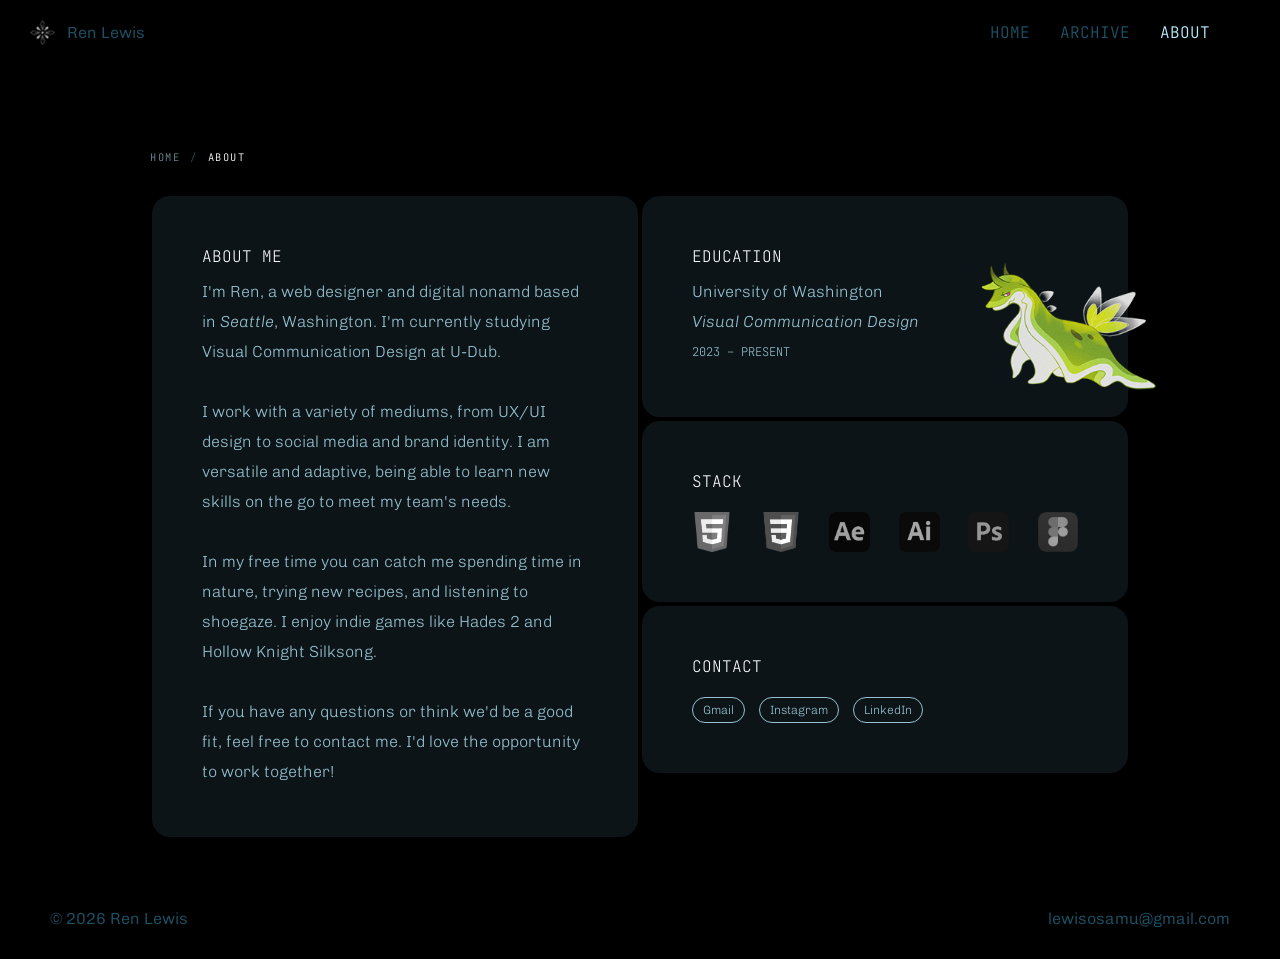
<file: home/about.html>
<!DOCTYPE html>
<html lang="en">
  <head>
    <meta charset="UTF-8">
    <meta name="viewport" content="width=device-width, initial-scale=1.0">
    <title>About — Ren Lewis</title>
    <meta name="description" content="About Ren Lewis, a designer and illustrator based in Seattle, WA, studying Visual Communication Design at the University of Washington.">
    <meta name="theme-color" content="#000000">
    <meta property="og:title" content="About — Ren Lewis">
    <meta property="og:description" content="Designer and illustrator based in Seattle, WA.">
    <meta property="og:type" content="website">
    <link rel="icon" type="image/x-icon" href="../favicon.ico">
    <link rel="preconnect" href="https://fonts.googleapis.com"><link rel="preconnect" href="https://fonts.gstatic.com" crossorigin><link href="https://fonts.googleapis.com/css2?family=Chivo:ital,wght@0,100..900;1,100..900&display=swap" rel="stylesheet"><link href="https://fonts.googleapis.com/css2?family=JetBrains+Mono:ital,wght@0,100..800;1,100..800&display=swap" rel="stylesheet">
    <link rel="stylesheet" href="../css/breadcrumbs.css">
    <link rel="stylesheet" href="../css/layout.css">
    <link rel="stylesheet" href="about.css">
  </head>
  <body>
    <div class="navigation">
      <div class="nav-left">
        <a href="home.html">
          <img class="logo" src="images-home/logo2.png" alt="Ren Lewis logo">
        </a>
        <a class="logotype" href="home.html">Ren Lewis</a>
      </div>
      <div class="nav-right">
        <a href="home.html" class="nav-item">HOME</a>
        <a href="../design/design.html" class="nav-item">ARCHIVE</a>
        <a href="about.html" class="nav-item">ABOUT</a>
      </div>
    </div>
    <main class="wrap page-hero">
    <nav class="breadcrumb" aria-label="Breadcrumb">
      <ol class="breadcrumb-list">
        <li><a href="home.html">Home</a></li>
        <li><span aria-current="page">About</span></li>
      </ol>
    </nav>
    <div class="grid">
      <div class="left">
        <h1 class="title">about me</h1>
        <p class="body">
          I'm Ren, a web designer and digital nonamd based in <span class="accent">Seattle</span>, Washington. 
          I&#39;m currently studying Visual Communication Design at U-Dub. 
          <br/><br/>I work with a variety of mediums, from UX/UI design to social media and brand identity. I am versatile and adaptive, being able to learn new skills on the go to meet my team's needs.
          <br/><br/>In my free time you can catch me spending time in nature, trying new recipes, and listening to shoegaze. I enjoy indie games like Hades 2 and Hollow Knight Silksong.
          <br/><br/> If you have any questions or think we'd be a good fit, feel free to contact me. I'd love the opportunity to work together!
        </p>
      </div>
      <div class="right">
        <div class="box2">
          <div class="box3">
            <h2 class="title">education</h2>
            <p class="umm">
              University of Washington<br/><span class="accent">Visual Communication Design</span>
            </p>
            <p class="time">2023 – present</p>
          </div>
          <img class="me" src="images-home/me.png" alt="Portrait of Ren Lewis" loading="lazy" decoding="async">
        </div>
        <div class="box">
          <h2 class="title">stack</h2>
          <div class="apps">
            <img class="app" src="images-home/orange.png" alt="Orange app icon" loading="lazy" decoding="async">
            <img class="app" src="images-home/blue.png" alt="Blue app icon" loading="lazy" decoding="async">
            <img class="app" src="images-home/ae.png" alt="Adobe After Effects app icon" loading="lazy" decoding="async">
            <img class="app" src="images-home/ai.png" alt="Adobe Illustrator icon" loading="lazy" decoding="async">
            <img class="app" src="images-home/ps.png" alt="Adobe Photoshop icon" loading="lazy" decoding="async">
            <img class="app" src="images-home/figma.png" alt="Figma icon" loading="lazy" decoding="async">
          </div>
        </div>
        <div class="box">
          <h2 class="title">contact</h2>
          <a href="mailto:lewisosamu@gmail.com" class="button" target="_blank" rel="noopener noreferrer">Gmail</a>
          <a href="https://www.instagram.com/renkonstudio/" class="button" target="_blank" rel="noopener noreferrer">Instagram</a>
          <a href="https://www.linkedin.com/in/renlewis/" class="button" target="_blank" rel="noopener noreferrer">LinkedIn</a>
        </div>
      </div>
    </div>
    </main>
    <div class="footer">
       <p class="credits">&#169 2026 Ren Lewis</p>
       <a href="mailto:lewisosamu@gmail.com" target="_blank" class="gmail" rel="noopener noreferrer">lewisosamu@gmail.com</a>
    </div>
  </body>
</html>
</file>
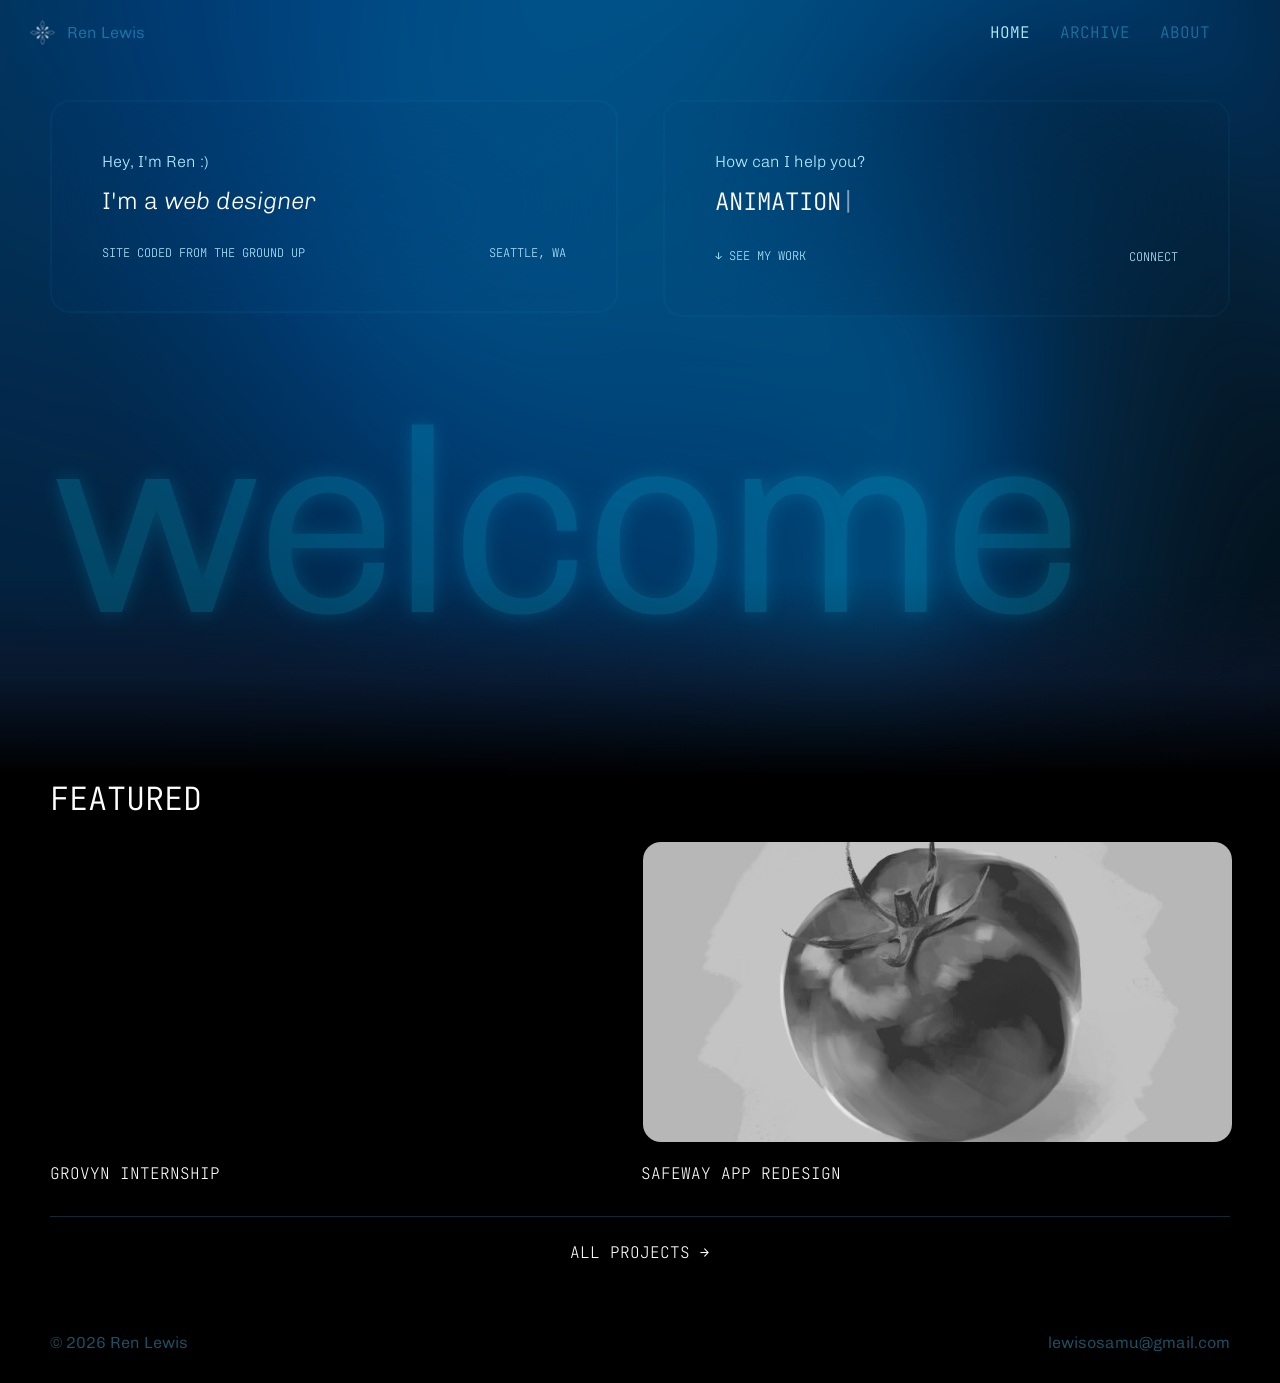
<file: home/home.html>
<!DOCTYPE html>
<html lang="en">
  <head>
    <meta charset="UTF-8">
    <meta name="viewport" content="width=device-width, initial-scale=1.0">
    <title>Ren Lewis — Product Designer in Seattle</title>
    <meta name="description" content="Ren Lewis is a designer, developer, and illustrator based in Seattle, WA. View projects in brand identity, graphic design, and illustration.">
    <meta name="theme-color" content="#000000">
    <meta property="og:title" content="Ren Lewis — Designer, Developer & Illustrator">
    <meta property="og:description" content="Designer, developer, and illustrator based in Seattle, WA.">
    <meta property="og:type" content="website">
    <meta property="og:image" content="images-home/background.png">
    <meta name="twitter:card" content="summary_large_image">
    <link rel="preconnect" href="https://fonts.googleapis.com"><link rel="preconnect" href="https://fonts.gstatic.com" crossorigin><link href="https://fonts.googleapis.com/css2?family=Chivo:ital,wght@0,100..900;1,100..900&display=swap" rel="stylesheet"><link href="https://fonts.googleapis.com/css2?family=JetBrains+Mono:ital,wght@0,100..800;1,100..800&display=swap" rel="stylesheet"><link href="https://fonts.googleapis.com/css2?family=Google+Sans+Code:ital,wght,MONO@0,300..800,1;1,300..800,1&display=swap" rel="stylesheet">
    <link rel="stylesheet" href="home.css">
    <link rel="icon" href="../favicon.ico">
  </head>
  <body>
    <div class="navigation">
      <div class="nav-left">
        <a href="home.html">
          <img class="logo" src="images-home/logo2.png" alt="Ren Lewis logo">
        </a>
        <a class="logotype" href="home.html">Ren Lewis</a>
      </div>
      <div class="nav-right">
        <a href="home.html" class="nav-item">HOME</a>
        <a href="../design/design.html" class="nav-item">ARCHIVE</a>
        <a href="about.html" class="nav-item">ABOUT</a>
      </div>
    </div>
    <div class="front">
      <img class="background" src="images-home/background.png" alt="Abstract background artwork">
      <div class="title">
        <div class="heading">
          <p class="subtext">Hey, I'm Ren :)</p>
          <h1 class="description">I'm a&nbsp;<span class="accent">web designer</span></h1>
          <div class="flex">
            <p class="mono">SITE CODED FROM THE GROUND UP</p>
            <p class="mono">SEATTLE, WA</p>
          </div>
        </div>
        <div class="heading">
          <p class="subtext">How can I help you?</p>
          <p class="mono" id="typewriter"></p>
          <div class="flex">
            <a href="#work" class="mono scroll-link" data-scroll="work"><span class="arrow">&darr;</span> see my work</a>
            <div class="connect">
              <a class="connect-link" href="../home/about.html">connect</a>
            </div>
          </div>
        </div>
      </div>
      <p class="name">welcome</p>
    </div>
    <div class="gradient"></div>
    <div class="work-grid" id="work">
      <div>
        <p class="projects">Featured</p>
      </div>
      <div class="bubbles">
        <a href="../grovyn/grovyn.html" class="box1">
          <video class="work-img" src="images-home/grovyn.mp4" aria-label="Grovyn internship preview" muted loop playsinline preload="metadata" id="work-preview-video"></video>
          <div>
            <p class="work-title">Grovyn Internship</p>
          </div>
        </a>
        <a href="../safeway/safeway.html" class="box1">
          <img class="work-img" src="images-home/tomato.jpg" alt="Lunar Tides rebrand preview" loading="lazy" decoding="async">
          <div>
            <p class="work-title">Safeway App Redesign</p>
          </div>
        </a>
        <div class="all-projects">
          <a href="../design/design.html">all projects <span class="arrow">&rarr;</span></a>
        </div>
      </div>
    </div>
    <div class="container">
      <div class="footer" id="footer">
        <p class="credits">&#169 2026 Ren Lewis</p>
        <a href="mailto:lewisosamu@gmail.com" target="_blank" class="gmail" rel="noopener noreferrer">lewisosamu@gmail.com</a>
      </div>
    </div>
    <script src="home.js"></script>
  </body>
</html>
</file>
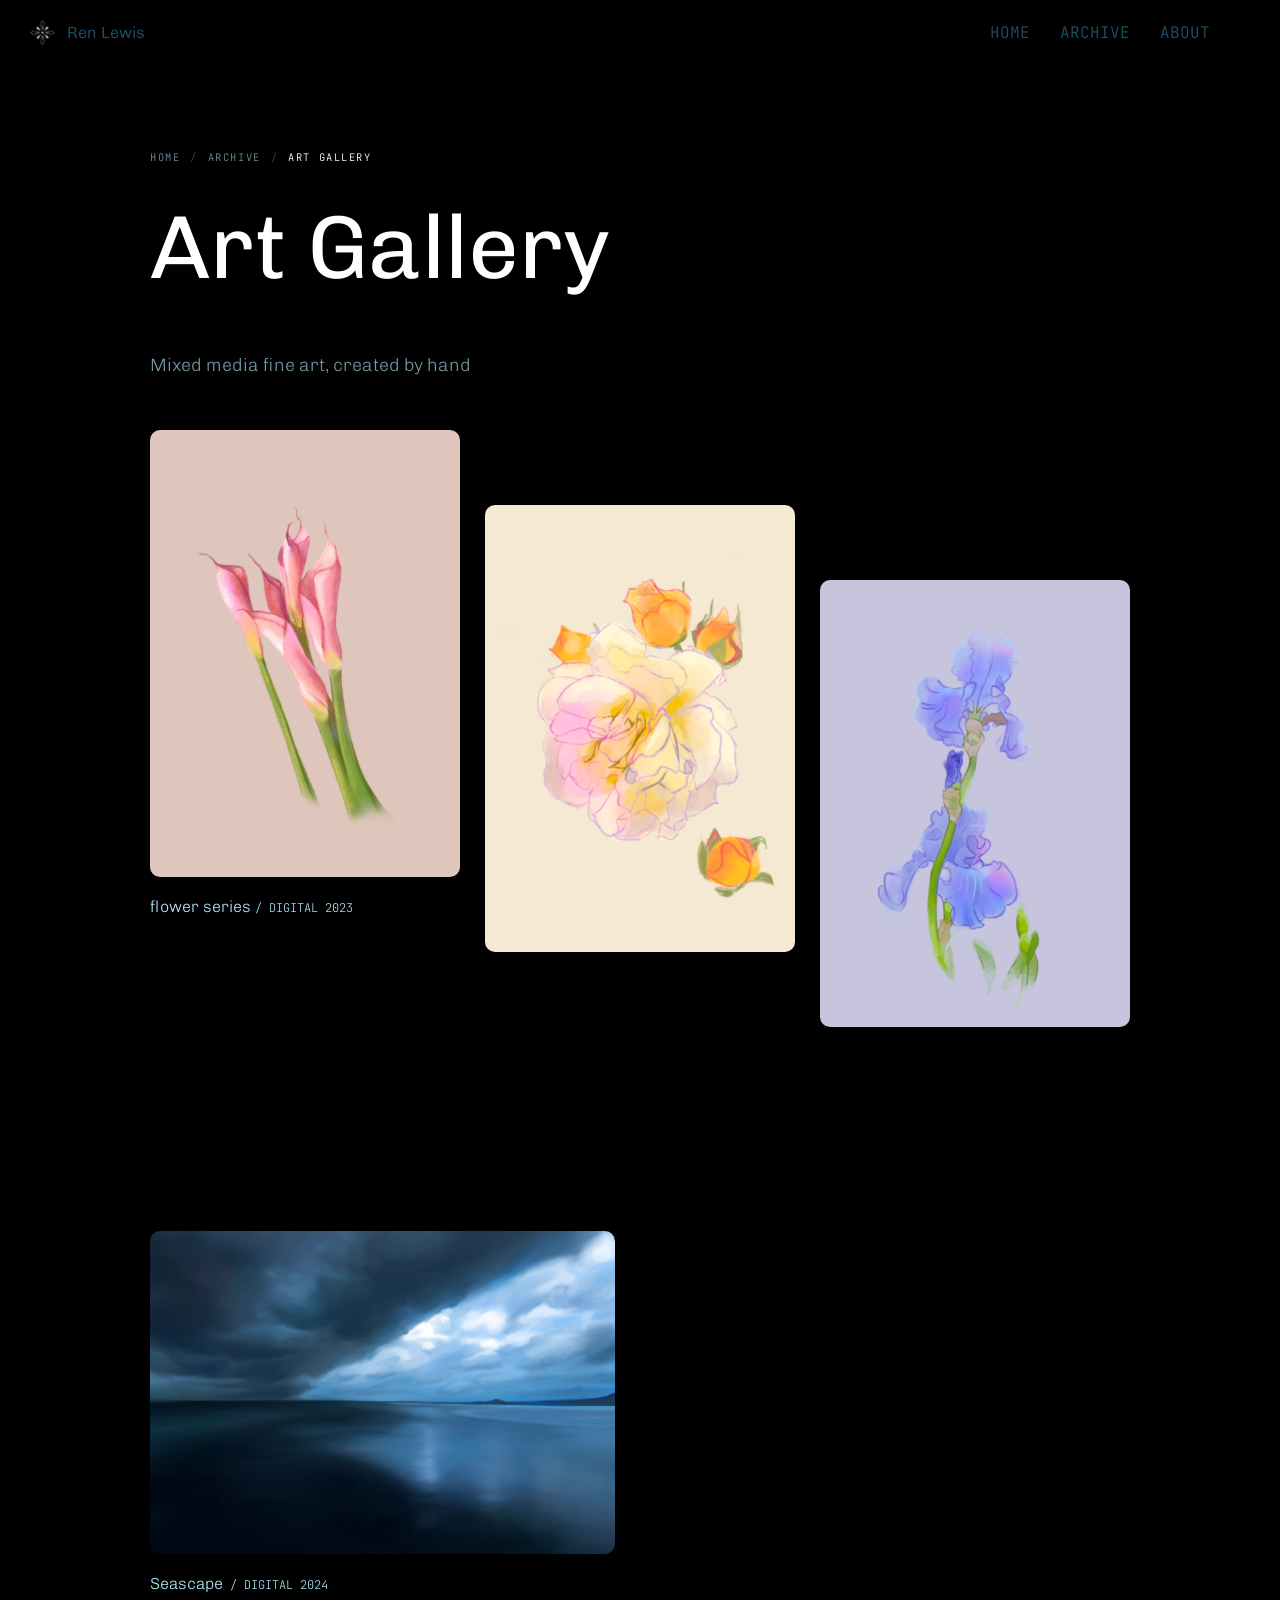
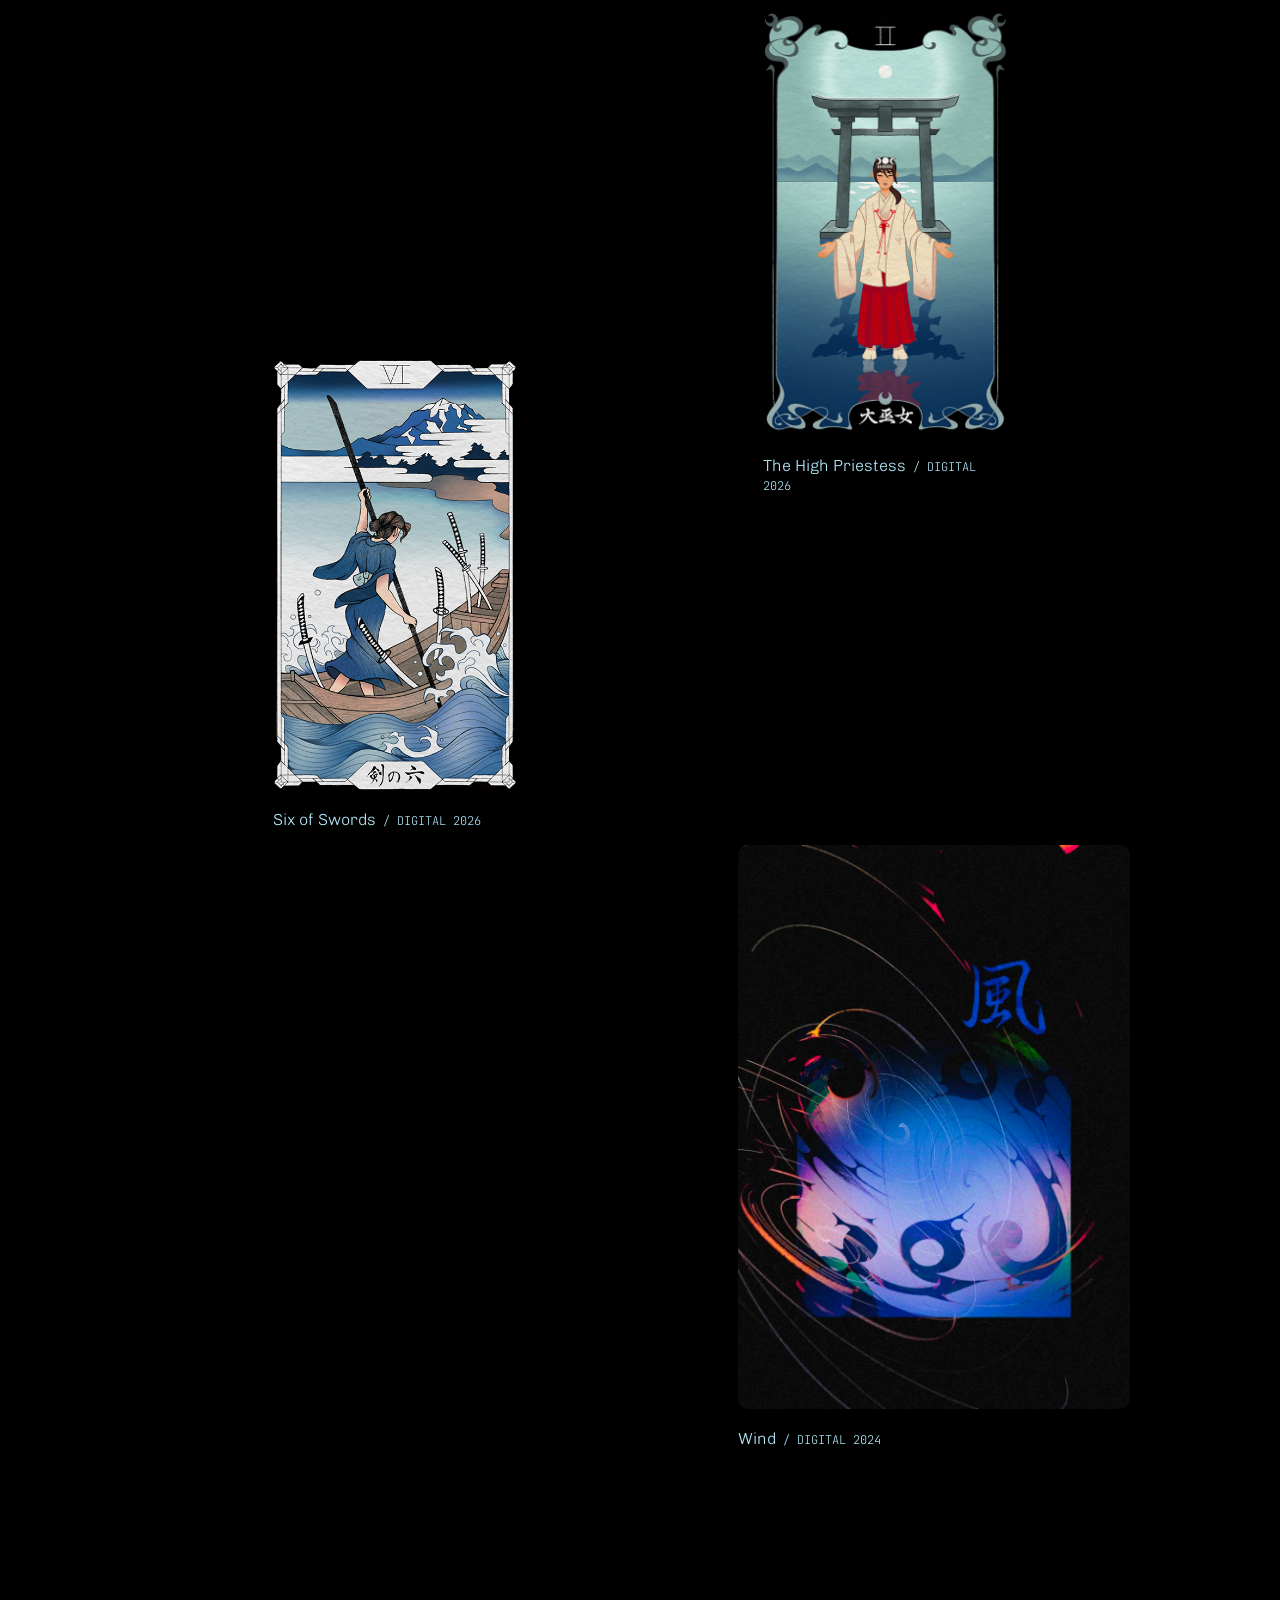
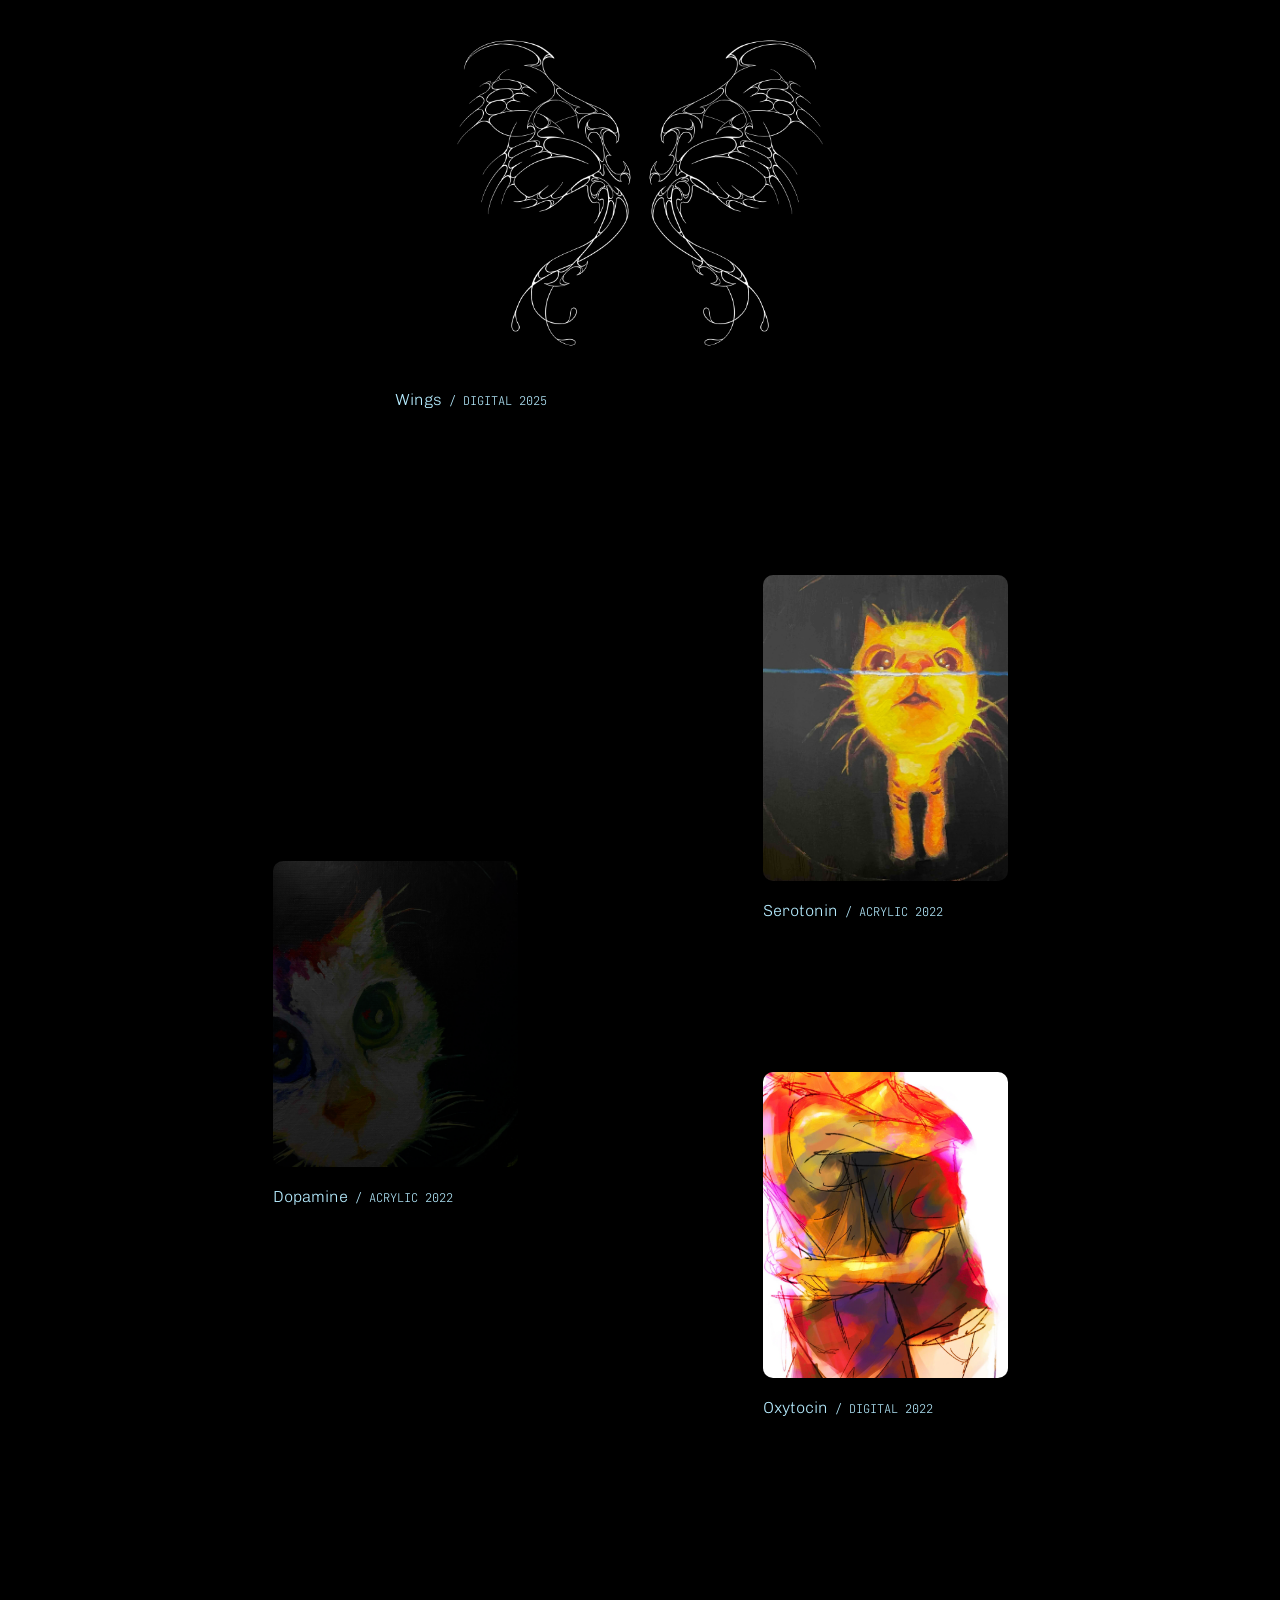
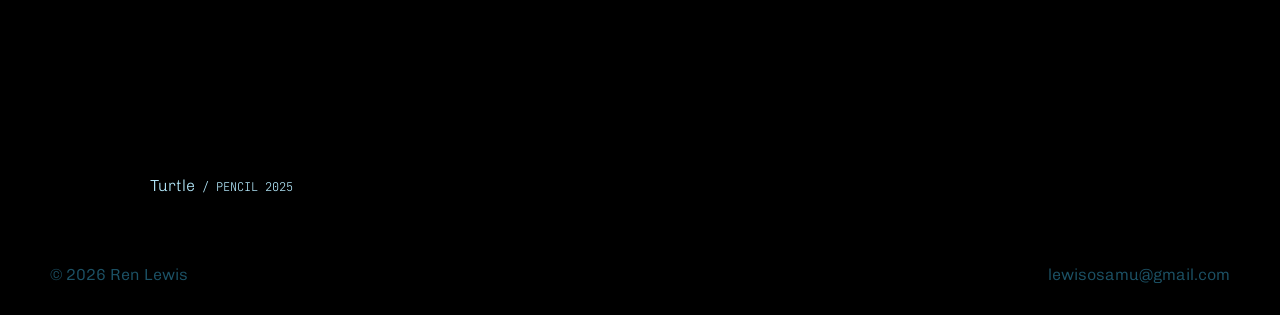
<file: illustration/illustration.html>
<!DOCTYPE html>
<html lang="en">
  <head>
    <meta charset="UTF-8">
    <meta name="viewport" content="width=device-width, initial-scale=1.0">
    <title>Art Gallery — Ren Lewis</title>
    <meta name="description" content="Mixed media fine art created by hand by Ren Lewis — flower series, seascapes, tarot cards, and more.">
    <meta name="theme-color" content="#000000">
    <meta property="og:title" content="Art Gallery — Ren Lewis">
    <meta property="og:description" content="Mixed media fine art, created by hand.">
    <meta property="og:type" content="website">
    <link rel="icon" type="image/x-icon" href="../favicon.ico">
    <link rel="preconnect" href="https://fonts.googleapis.com"><link rel="preconnect" href="https://fonts.gstatic.com" crossorigin><link href="https://fonts.googleapis.com/css2?family=Chivo:ital,wght@0,100..900;1,100..900&display=swap" rel="stylesheet"><link href="https://fonts.googleapis.com/css2?family=JetBrains+Mono:ital,wght@0,100..800;1,100..800&display=swap" rel="stylesheet">
    <link rel="stylesheet" href="../css/breadcrumbs.css">
    <link rel="stylesheet" href="../css/layout.css">
    <link rel="stylesheet" href="illustration.css">
  </head>
  <body>
    <div class="navigation">
      <div class="nav-left">
        <a href="../home/home.html">
          <img class="logo" src="../home/images-home/logo2.png" alt="Ren Lewis logo">
        </a>
        <a class="logotype" href="../home/home.html">Ren Lewis</a>
      </div>
      <div class="nav-right">
        <a href="../home/home.html" class="nav-item">HOME</a>
        <a href="../design/design.html" class="nav-item">ARCHIVE</a>
        <a href="../home/about.html" class="nav-item">ABOUT</a>
      </div>
    </div>
    <div class="wrap page-hero">
      <nav class="breadcrumb" aria-label="Breadcrumb">
        <ol class="breadcrumb-list">
          <li><a href="../home/home.html">Home</a></li>
          <li><a href="../design/design.html">Archive</a></li>
          <li><span aria-current="page">Art Gallery</span></li>
        </ol>
      </nav>
      <h1 class="page-title">Art Gallery</h1>
      <p class="page-blurb">Mixed media fine art, created by hand</p>
    </div>
    <div class="wrap">
    <div class="flowers">
      <div class="flower">
          <img class="hako" src="images-illustration/pinkflowers.jpg" alt="Pink flowers, digital art" loading="lazy" decoding="async">
          <p class="description">flower series <span class="date"> / digital 2023</span></p>
      </div>
      <div class="flower">
        <img class="hako2" src="images-illustration/yellowflowers.jpeg" alt="Yellow flowers, digital art" loading="lazy" decoding="async">
      </div>
      <div class="flower">
        <img class="hako3" src="images-illustration/blueflowers.jpg" alt="Blue flowers, digital art" loading="lazy" decoding="async">
      </div>
    </div>
    <div class="seascape">
      <img class="sea" src="images-illustration/sea.png" alt="Seascape, digital art" loading="lazy" decoding="async">
      <p class="description">Seascape<span class="date"> / digital 2024</span></p>
   </div> 
    <div class="grid">
      <div class="left"></div>
      <div class="right">
        <div class="column">
          <img class="tori" src="images-illustration/tori.png" alt="The High Priestess tarot card" loading="lazy" decoding="async">
          <p class="description">
            The High Priestess<span class="date"> / digital 2026</span>
          </p>
        </div>
      </div>
    </div>
    <div class="grid2">
      <div class="left">
        <div class="column">
          <img class="tori" src="images-illustration/sword.png" alt="Six of Swords tarot card" loading="lazy" decoding="async">
          <p class="description">
            Six of Swords<span class="date"> / digital 2026</span>
          </p>
        </div>
      </div>
      <div class="right"></div>
    </div>
    <div class="grid3">
      <div class="left"></div>
      <div class="right">
        <div class="column2">
          <img class="tori" src="images-illustration/wind.jpg" alt="Wind, digital art" loading="lazy" decoding="async">
          <p class="description">
            Wind<span class="date"> / digital 2024</span>
          </p>
        </div>
      </div>
    </div>
    <div>
      <div class="right">
        <div class="column">
          <img class="butterfly" src="images-illustration/butterfly.png" alt="Wings, butterfly illustration" loading="lazy" decoding="async">
          <p class="description">
            Wings<span class="date"> / digital 2025</span>
          </p>
        </div>
      </div>
    </div>
    <div class="grid4">
      <div class="left"></div>
      <div class="right">
        <div class="column">
          <img class="tori" src="images-illustration/cat1.jpg" alt="Serotonin, cat acrylic painting" loading="lazy" decoding="async">
          <p class="description">
            Serotonin<span class="date"> / acrylic 2022</span>
          </p>
        </div>
      </div>
    </div>
    <div class="grid5">
      <div class="left">
        <div class="column">
          <img class="tori" src="images-illustration/cat2.jpg" alt="Dopamine, cat acrylic painting" loading="lazy" decoding="async">
          <p class="description">
            Dopamine<span class="date"> / acrylic 2022</span>
          </p>
        </div>
      </div>
      <div class="right"></div>
    </div>
    <div class="grid2">
      <div class="left"></div>
      <div class="right">
        <div class="column">
          <img class="tori" src="images-illustration/hug.jpg" alt="Oxytocin, hugging figures" loading="lazy" decoding="async">
          <p class="description">
            Oxytocin<span class="date"> / digital 2022</span>
          </p>
        </div>
      </div>
    </div>
    <div class="turtle">
      <img class="sea" src="images-illustration/turtle.jpg" alt="Turtle, pencil drawing" loading="lazy" decoding="async">
      <p class="description">Turtle<span class="date"> / pencil 2025</span></p>
   </div> 
    </div>
    <div class="footer">
        <p class="credits">&#169 2026 Ren Lewis</p>
        <a href="mailto:lewisosamu@gmail.com" target="_blank" class="gmail" rel="noopener noreferrer">lewisosamu@gmail.com</a>
    </div>
  </body>
</html>
</file>
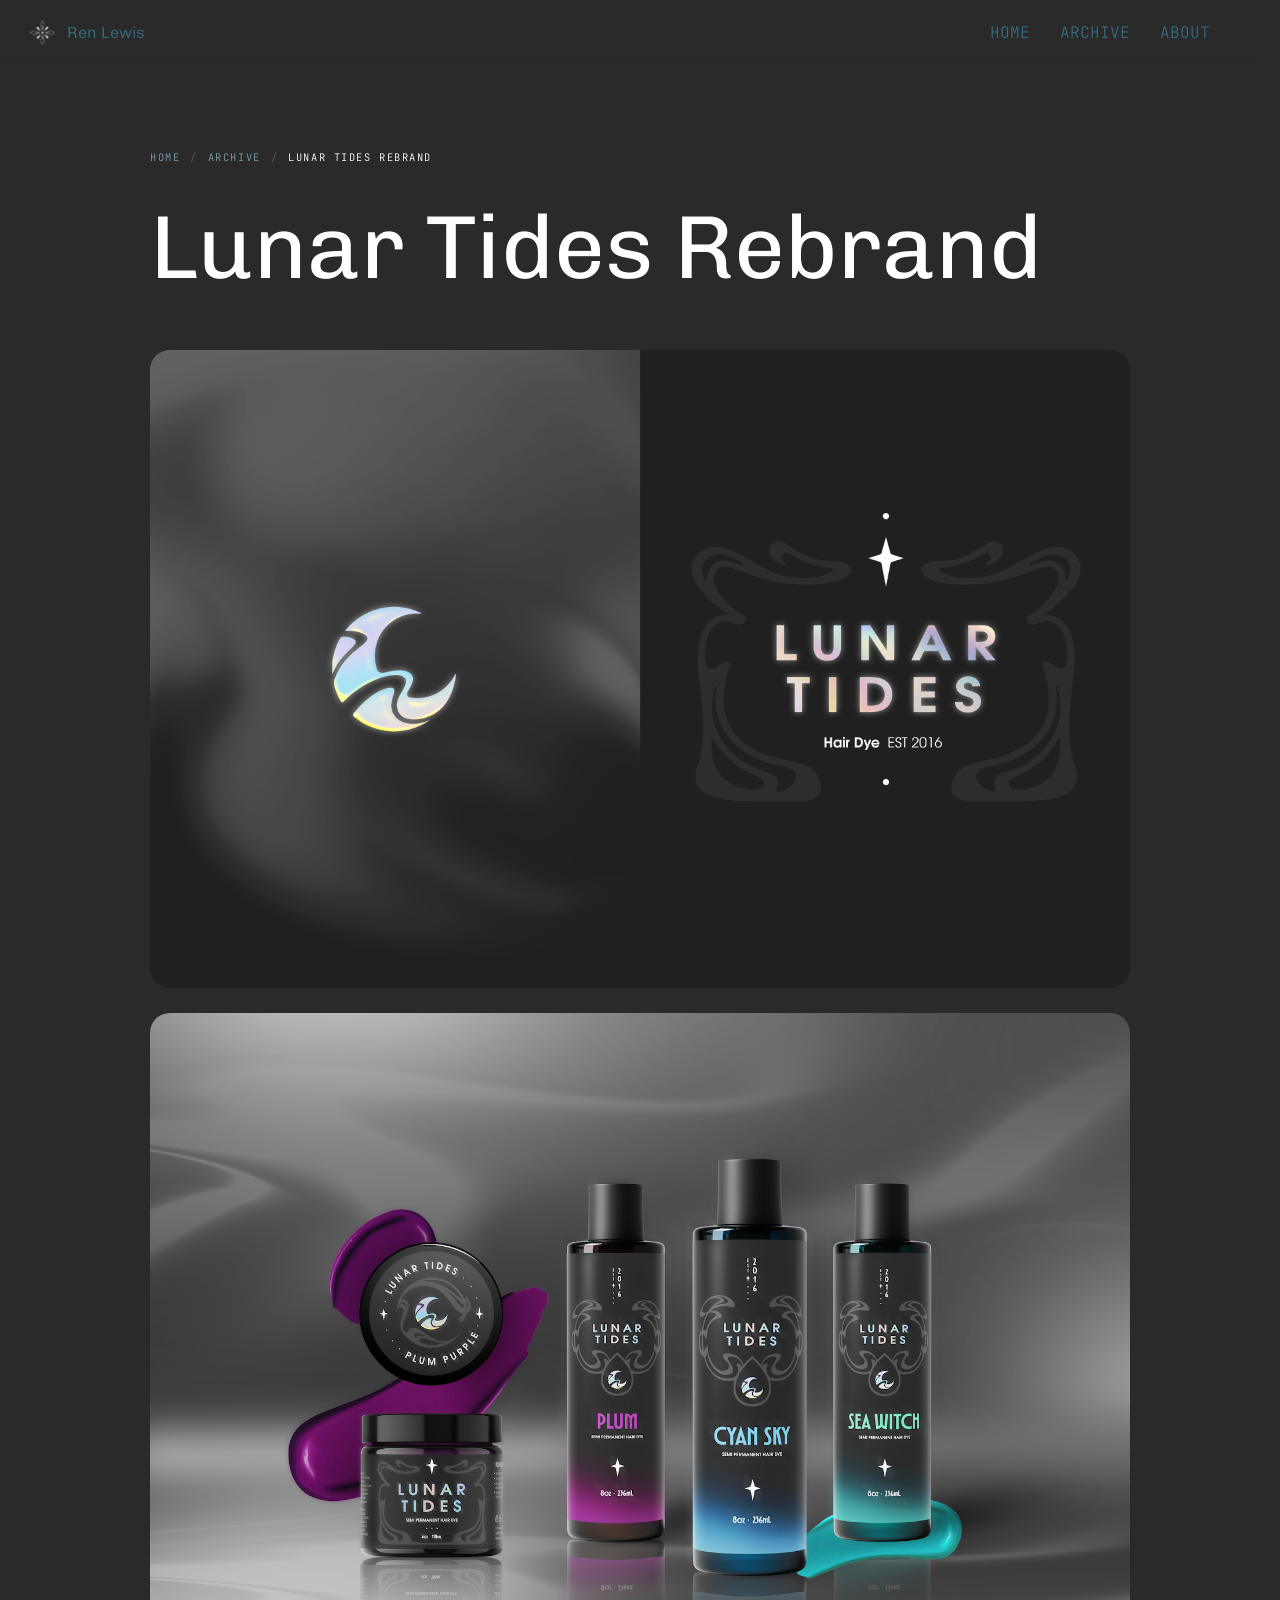
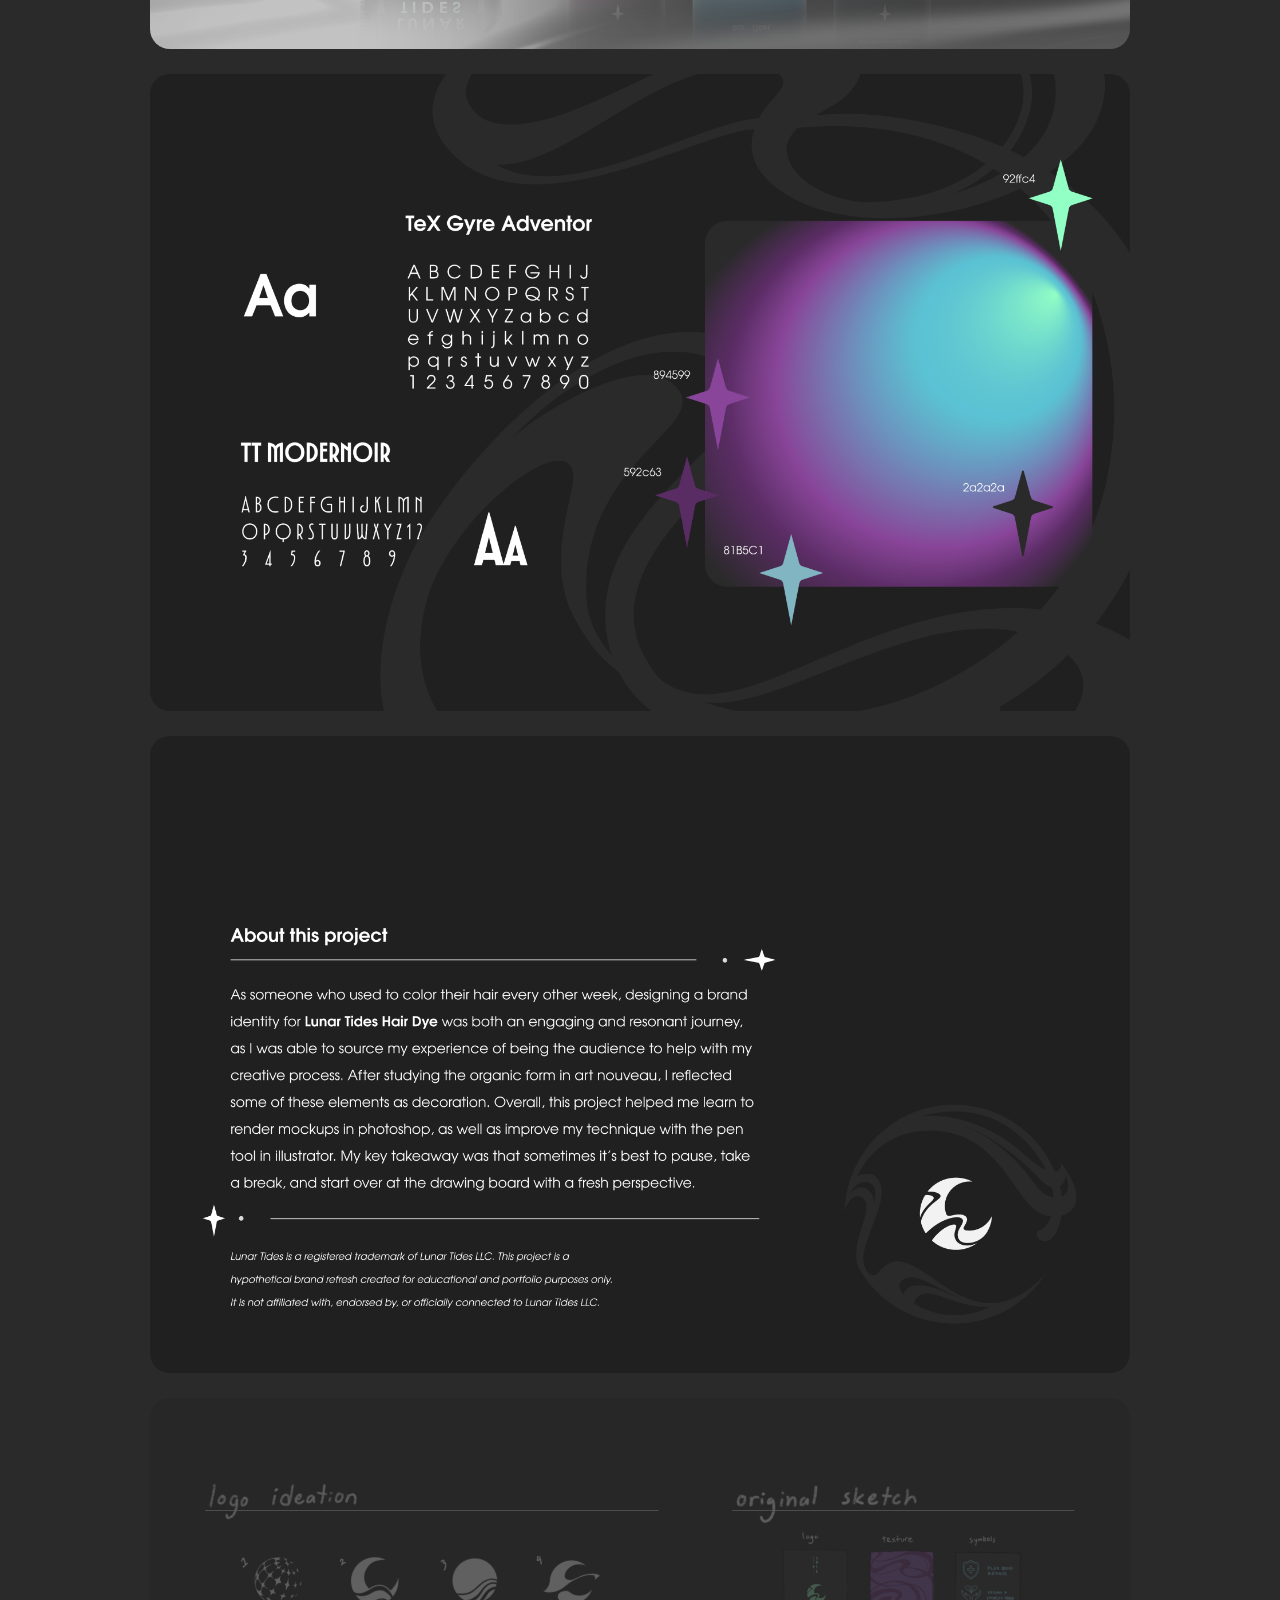
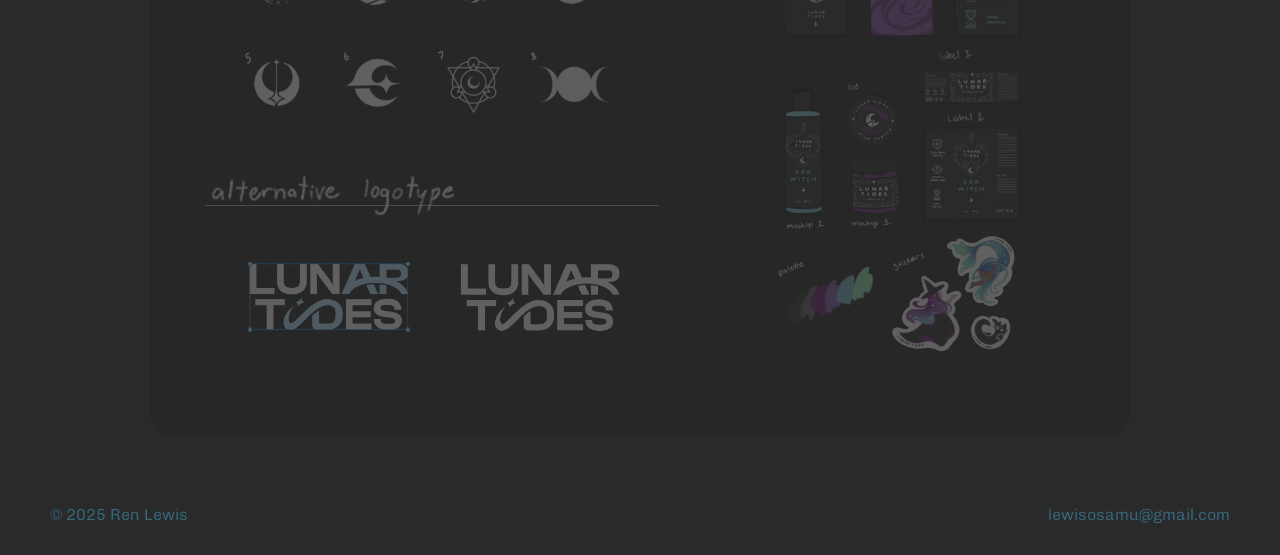
<file: lunar/lunar.html>
<!DOCTYPE html>
<html lang="en">
  <head>
    <meta charset="UTF-8">
    <meta name="viewport" content="width=device-width, initial-scale=1.0">
    <title>Lunar Tides Rebrand — Ren Lewis</title>
    <meta name="description" content="Lunar Tides rebrand — a brand identity project by Ren Lewis.">
    <meta name="theme-color" content="#000000">
    <meta property="og:title" content="Lunar Tides Rebrand — Ren Lewis">
    <meta property="og:description" content="Brand identity project by Ren Lewis.">
    <meta property="og:type" content="website">
    <link rel="preconnect" href="https://fonts.googleapis.com"><link rel="preconnect" href="https://fonts.gstatic.com" crossorigin><link href="https://fonts.googleapis.com/css2?family=Chivo:ital,wght@0,100..900;1,100..900&display=swap" rel="stylesheet"><link href="https://fonts.googleapis.com/css2?family=JetBrains+Mono:ital,wght@0,100..800;1,100..800&display=swap" rel="stylesheet">
    <link rel="stylesheet" href="../css/breadcrumbs.css">
    <link rel="stylesheet" href="../css/layout.css">
    <link rel="stylesheet" href="lunar.css">
    <link rel="icon" type="image/x-icon" href="../favicon.ico">
  </head>
  <body>
    <div class="navigation">
      <div class="nav-left">
        <a href="../home/home.html">
          <img class="logo" src="../home/images-home/logo2.png" alt="Ren Lewis logo">
        </a>
        <a class="logotype" href="../home/home.html">Ren Lewis</a>
      </div>
      <div class="nav-right">
        <a href="../home/home.html" class="nav-item">HOME</a>
        <a href="../design/design.html" class="nav-item">ARCHIVE</a>
        <a href="../home/about.html" class="nav-item">ABOUT</a>
      </div>
    </div>
    <main class="wrap page-hero">
    <nav class="breadcrumb" aria-label="Breadcrumb">
      <ol class="breadcrumb-list">
        <li><a href="../home/home.html">Home</a></li>
        <li><a href="../design/design.html">Archive</a></li>
        <li><span aria-current="page">Lunar Tides Rebrand</span></li>
      </ol>
    </nav>
    <h1 class="page-title">Lunar Tides Rebrand</h1>
    <div class="slide">
      <img class="image0" src="images-lunar/cover.png" alt="Lunar Tides rebrand cover" loading="lazy" decoding="async">
      <img class="image" src="images-lunar/poster.png" alt="Lunar Tides poster design" loading="lazy" decoding="async">
      <img class="image" src="images-lunar/palette.png" alt="Lunar Tides color palette" loading="lazy" decoding="async">
      <img class="image" src="images-lunar/text.png" alt="Lunar Tides typography" loading="lazy" decoding="async">
      <img class="image2" src="images-lunar/more.png" alt="Additional Lunar Tides brand assets" loading="lazy" decoding="async">
    </div>
    </main>
    <div class="footer">
       <p class="credits">&#169 2025 Ren Lewis</p>
       <a href="mailto:lewisosamu@gmail.com" target="_blank" class="gmail" rel="noopener noreferrer">lewisosamu@gmail.com</a>
    </div>
  </body>
</html>
</file>
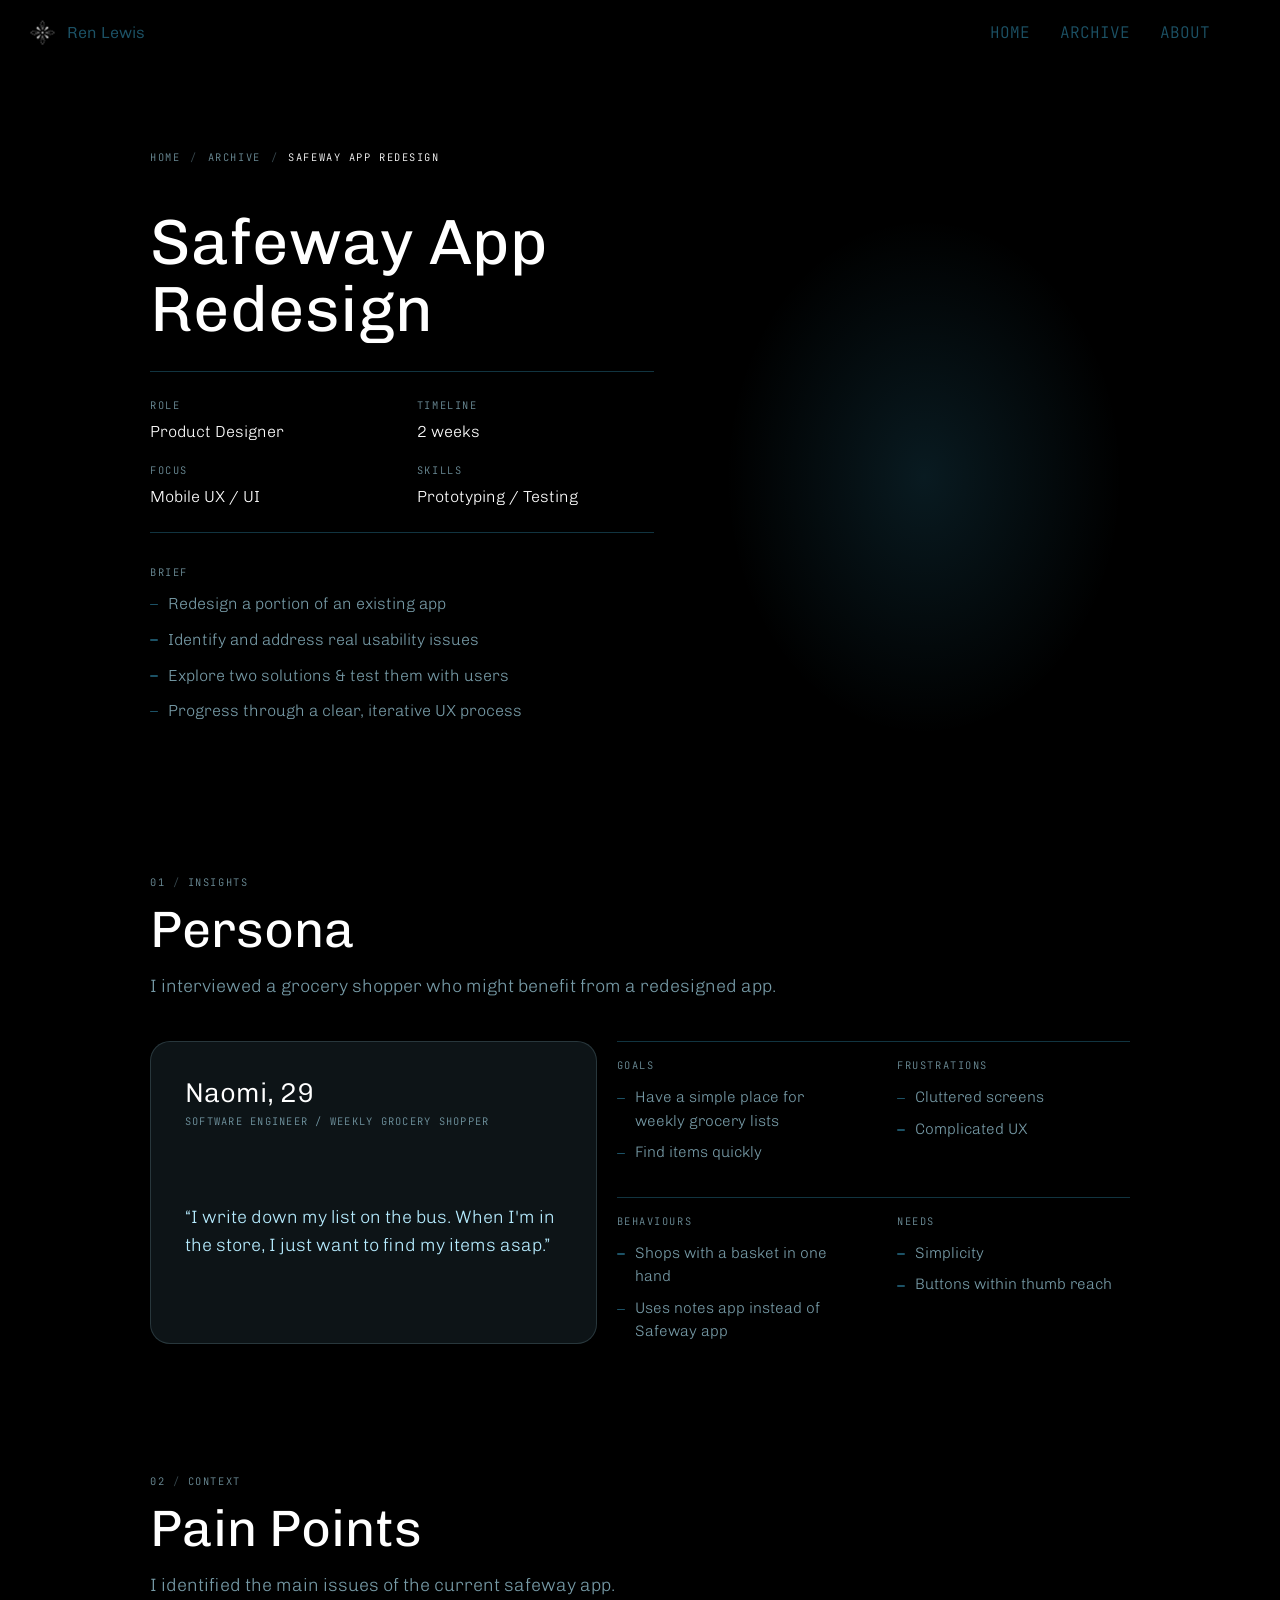
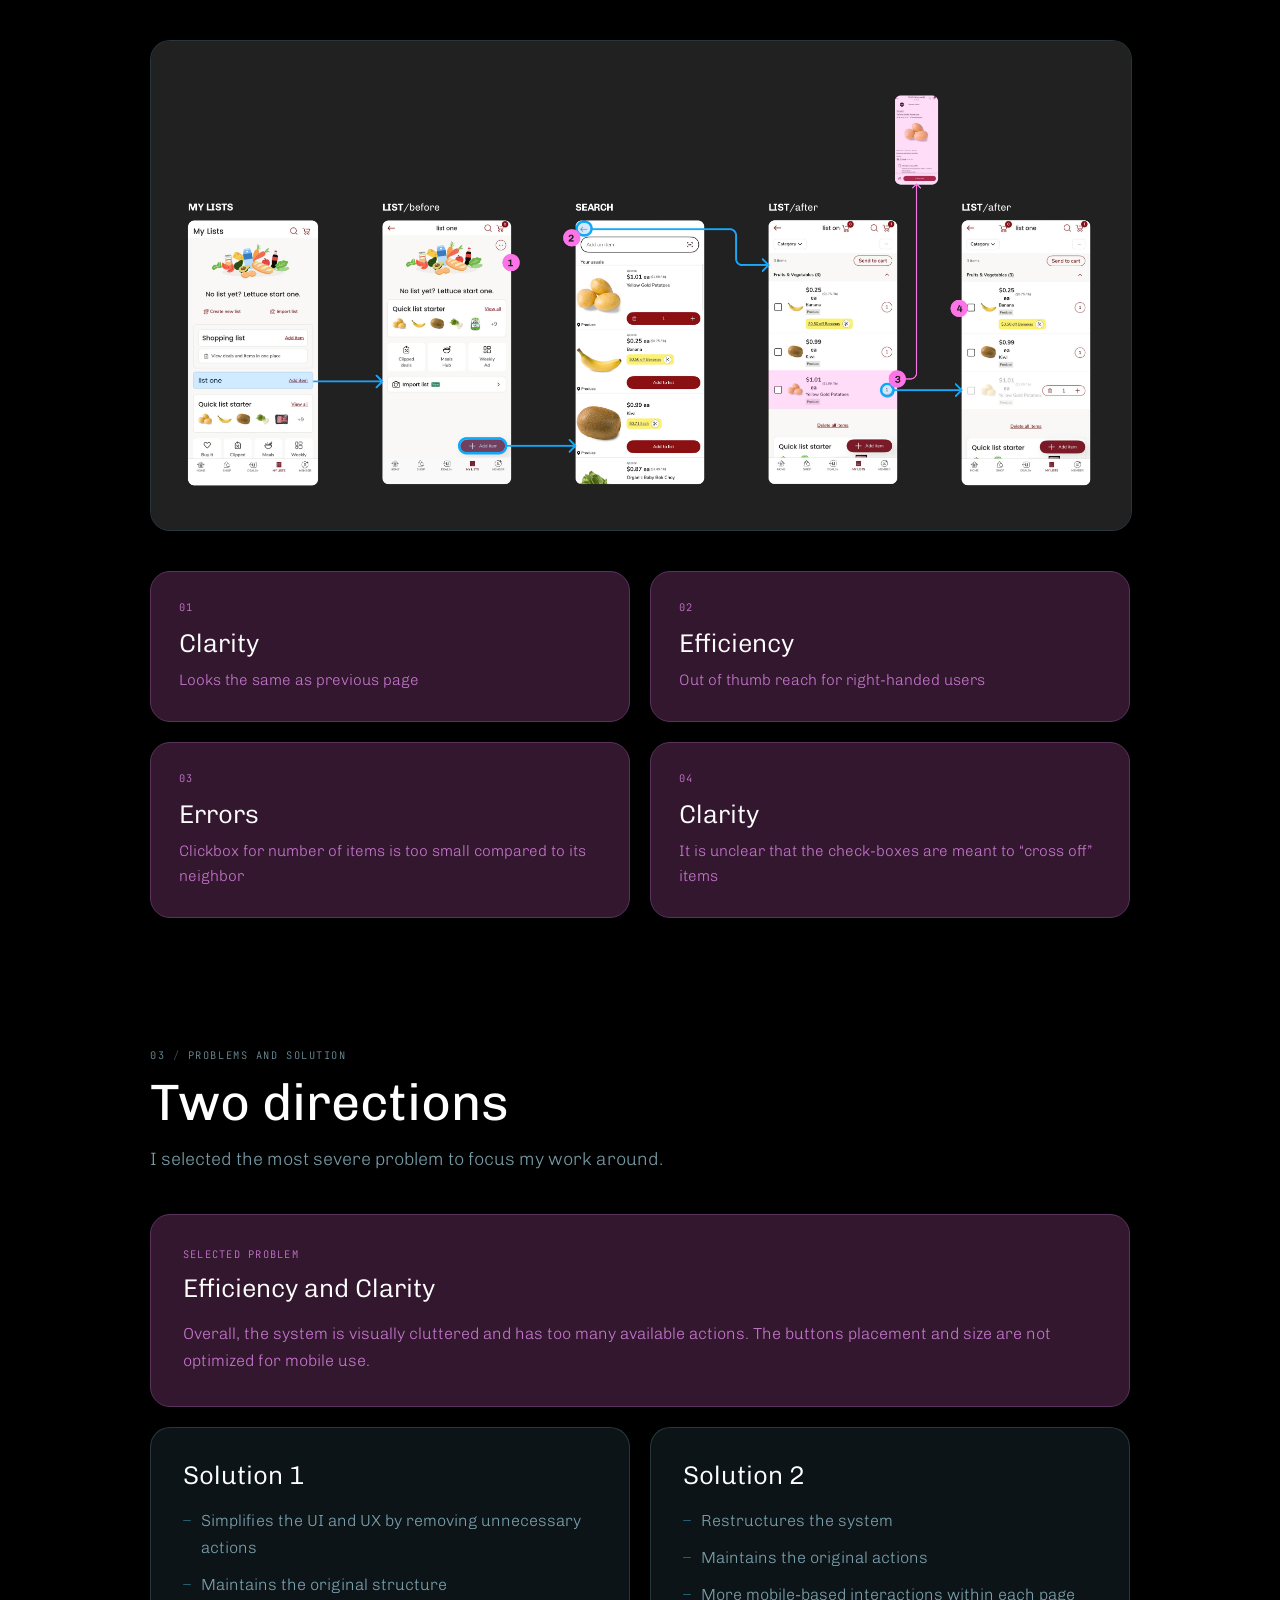
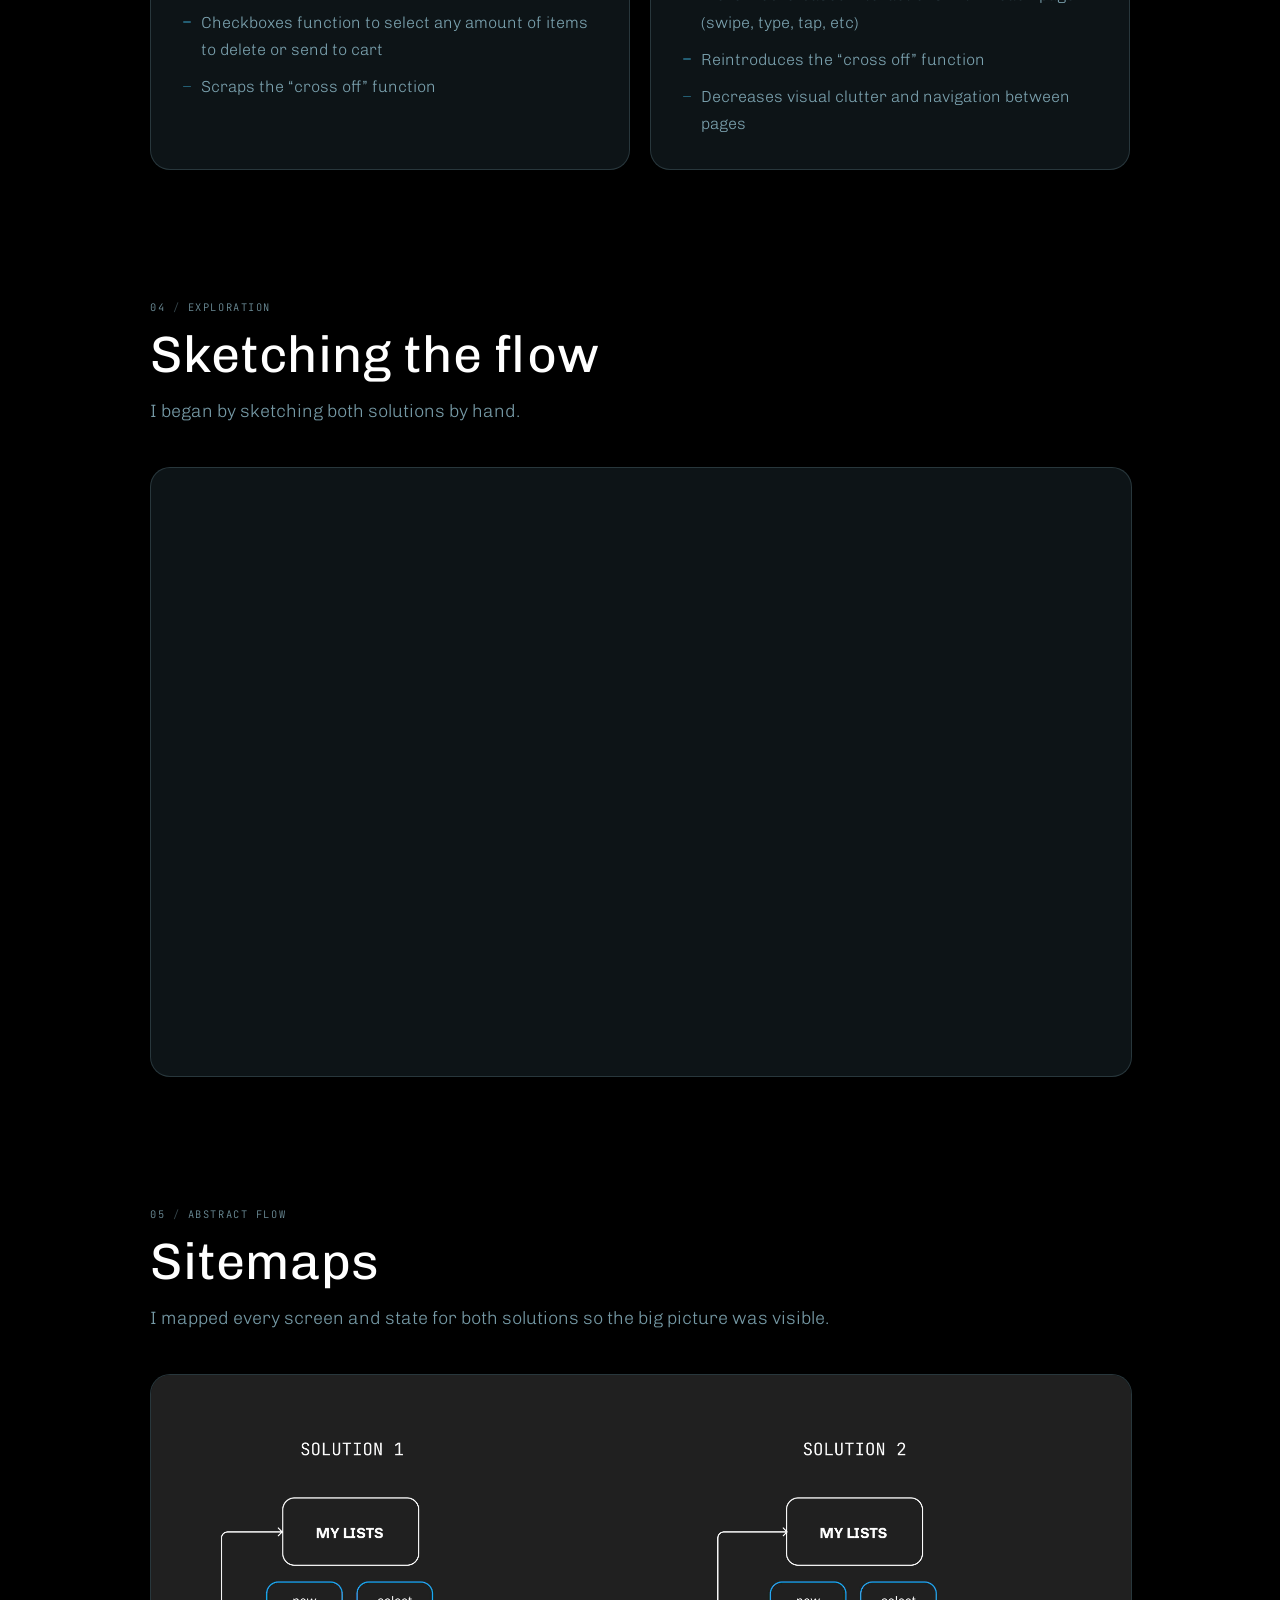
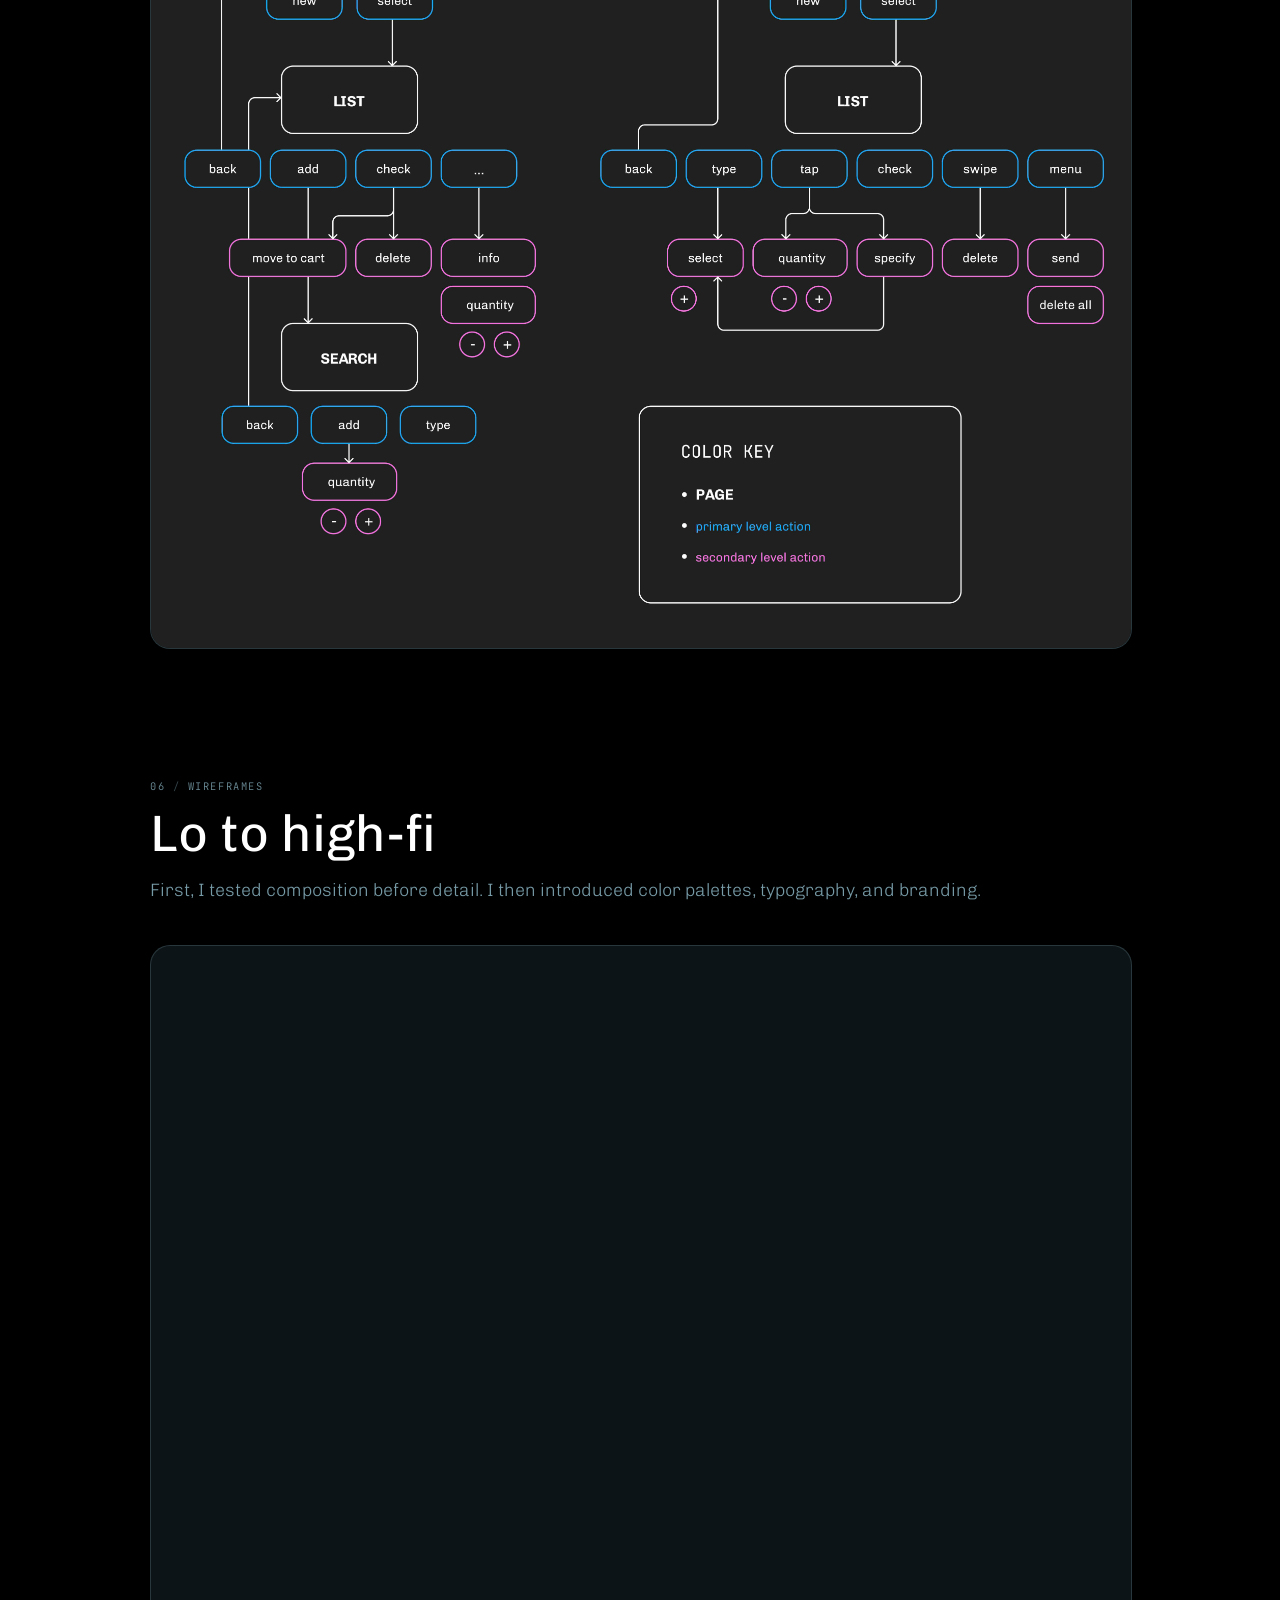
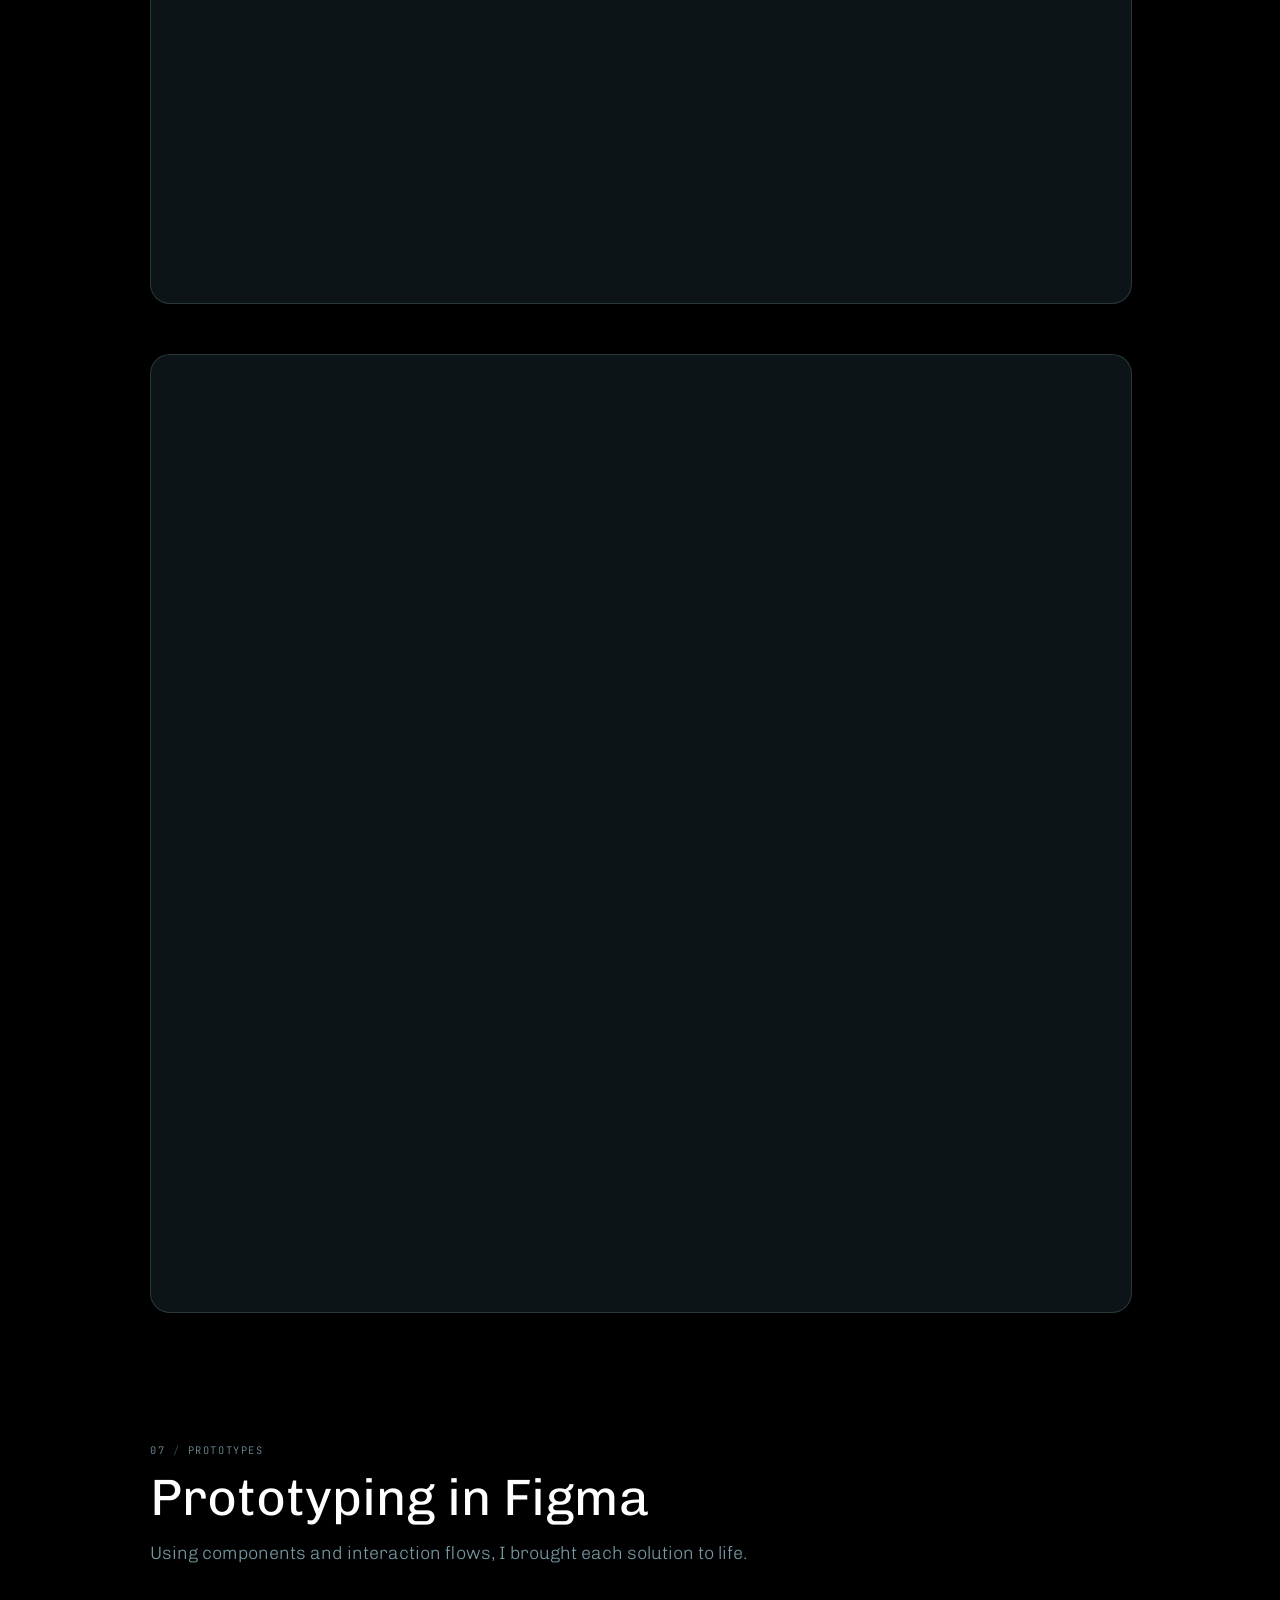
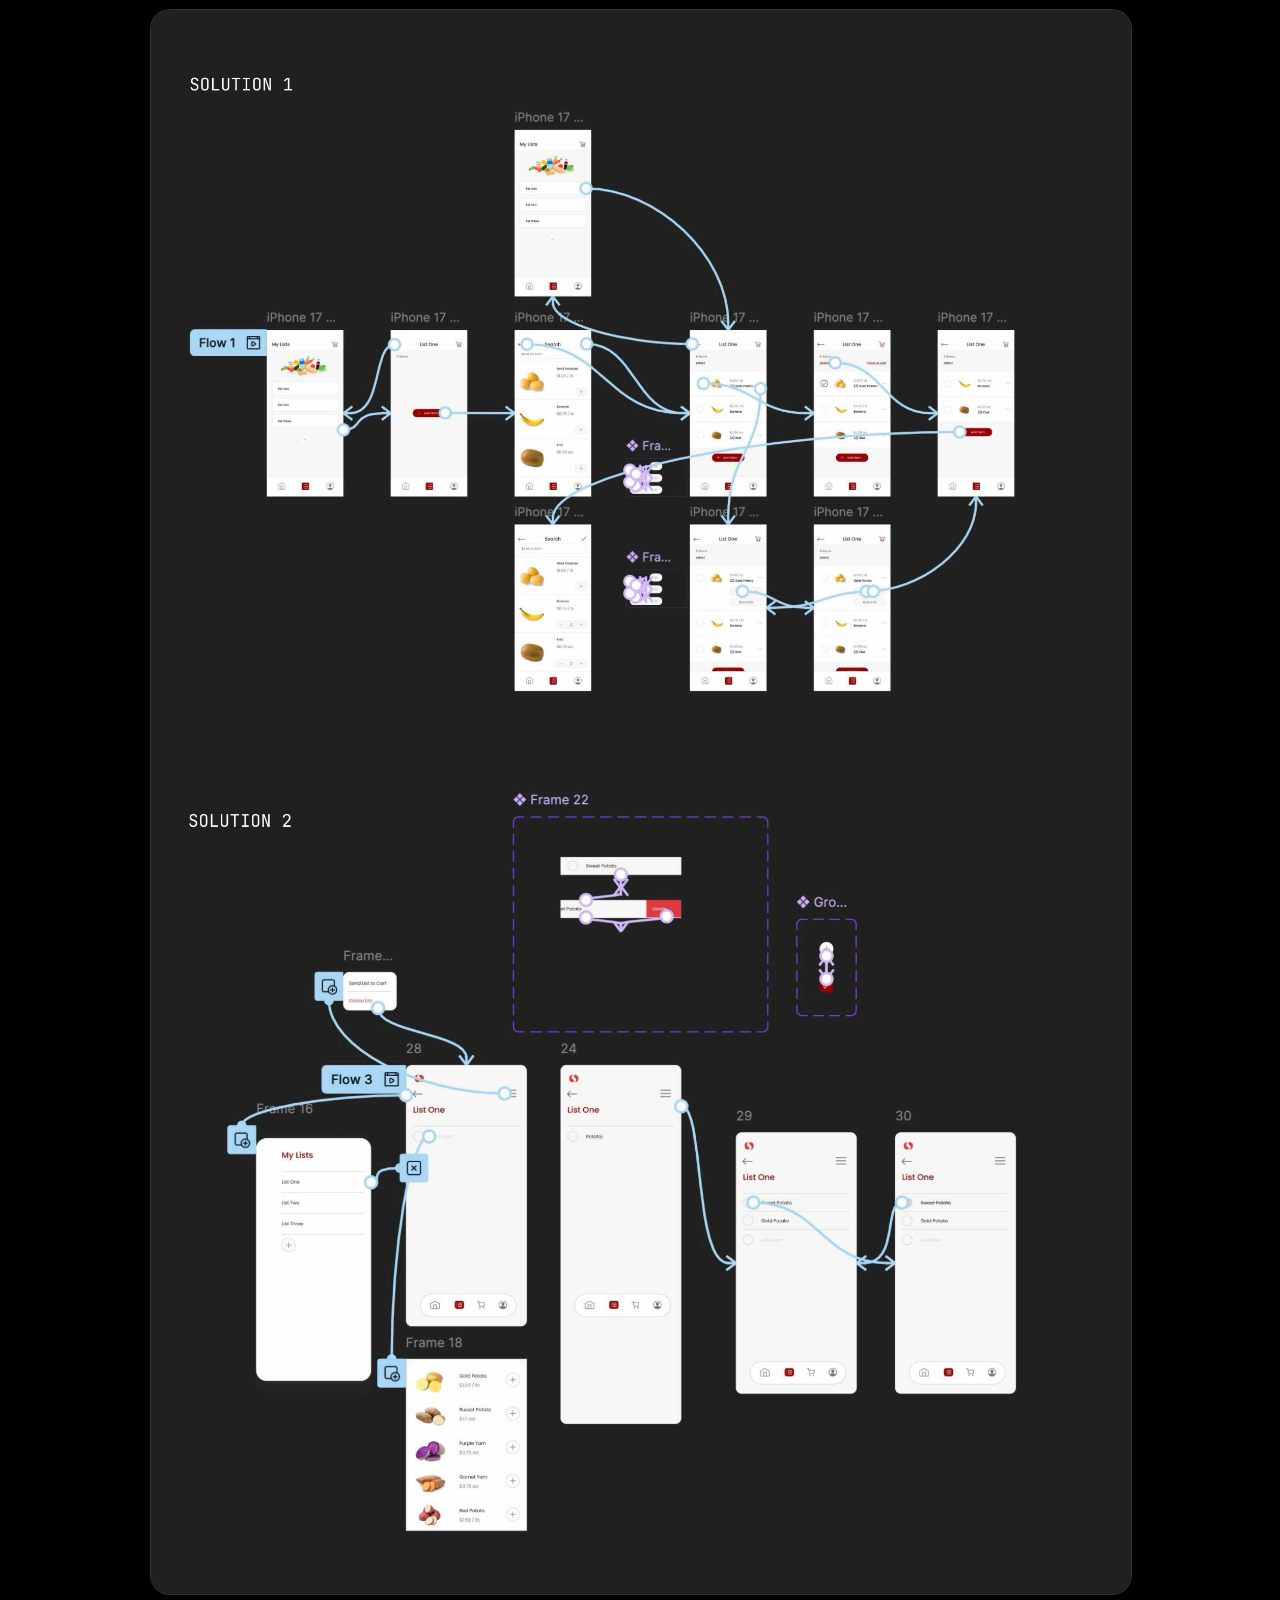
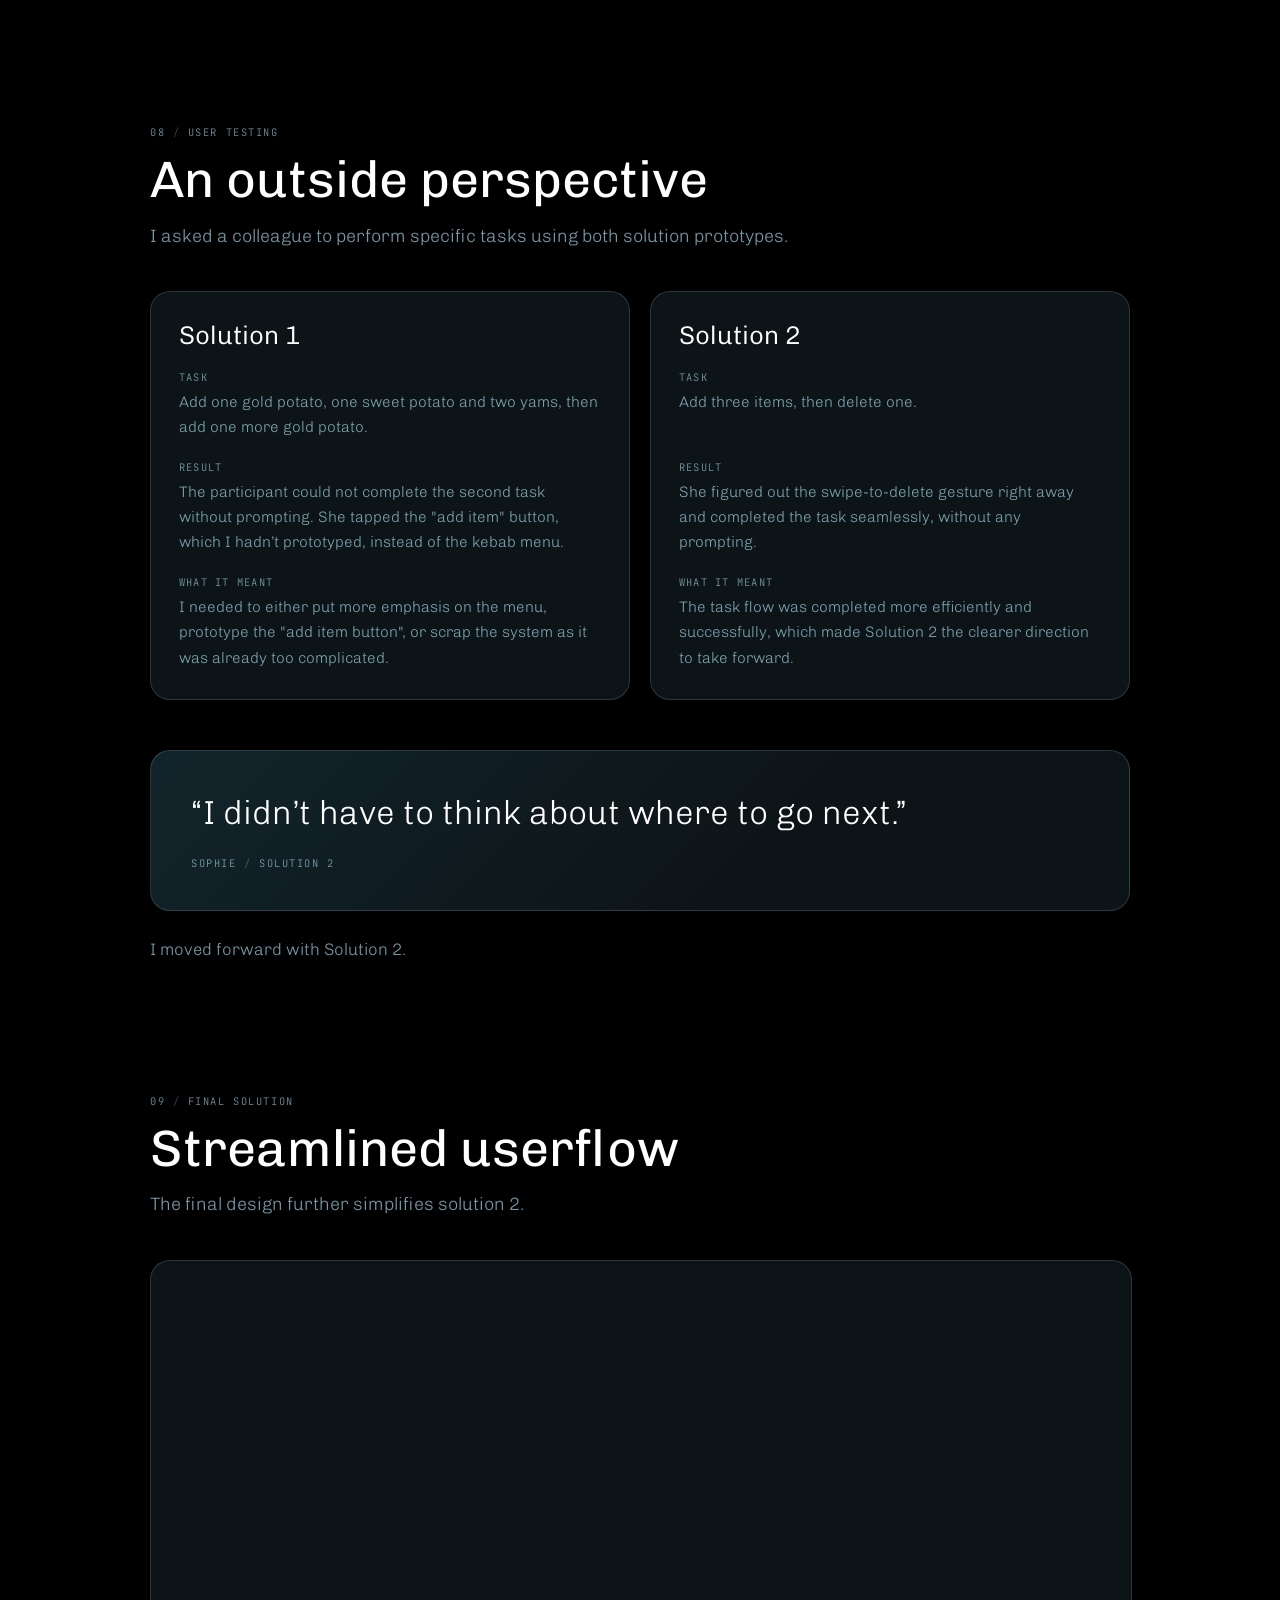
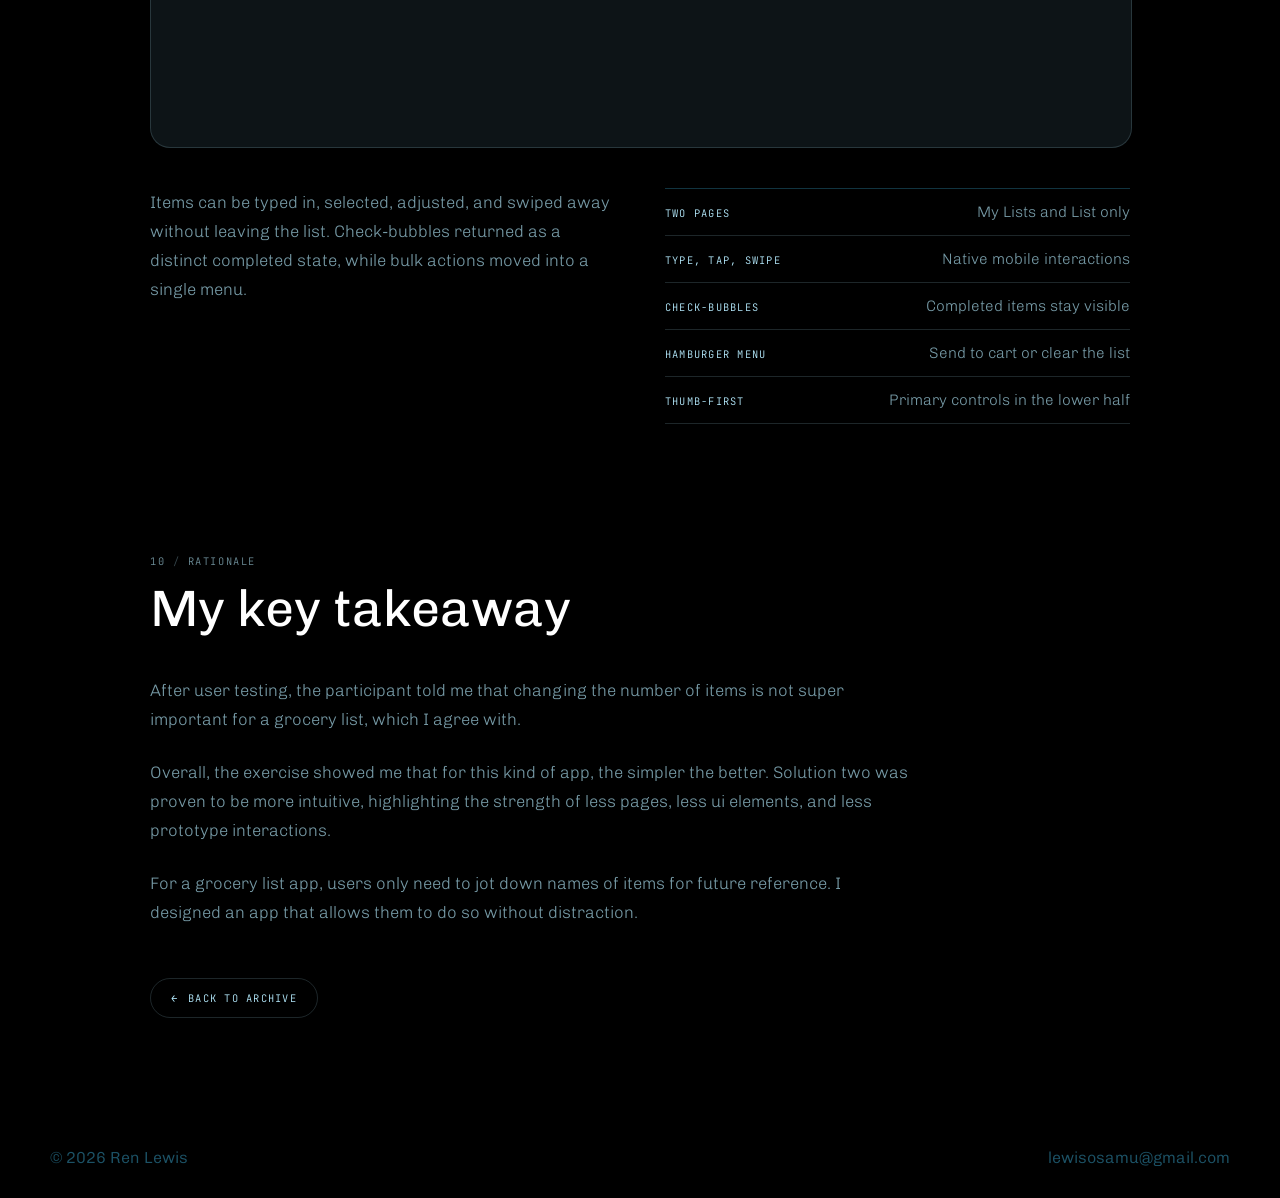
<file: safeway/safeway.html>
<!DOCTYPE html>
<html lang="en">
  <head>
    <meta charset="UTF-8">
    <meta name="viewport" content="width=device-width, initial-scale=1.0">
    <title>Safeway App Redesign — Ren Lewis</title>
    <meta name="description" content="Safeway App Redesign — a two-week UX/UI case study focused on a clearer, faster grocery list experience by Ren Lewis.">
    <meta name="theme-color" content="#000000">
    <meta property="og:title" content="Safeway App Redesign — Ren Lewis">
    <meta property="og:description" content="A two-week UX/UI case study focused on a clearer, faster grocery list experience by Ren Lewis.">
    <meta property="og:type" content="website">
    <link rel="icon" type="image/x-icon" href="../favicon.ico">
    <link rel="preconnect" href="https://fonts.googleapis.com"><link rel="preconnect" href="https://fonts.gstatic.com" crossorigin><link href="https://fonts.googleapis.com/css2?family=Chivo:ital,wght@0,100..900;1,100..900&display=swap" rel="stylesheet"><link href="https://fonts.googleapis.com/css2?family=JetBrains+Mono:ital,wght@0,100..800;1,100..800&display=swap" rel="stylesheet">
    <link rel="stylesheet" href="../css/breadcrumbs.css">
    <link rel="stylesheet" href="safeway.css">
  </head>
  <body>
    <div class="navigation">
      <div class="nav-left">
        <a href="../home/home.html">
          <img class="logo" src="../home/images-home/logo2.png" alt="Ren Lewis logo">
        </a>
        <a class="logotype" href="../home/home.html">Ren Lewis</a>
      </div>
      <div class="nav-right">
        <a href="../home/home.html" class="nav-item">HOME</a>
        <a href="../design/design.html" class="nav-item">ARCHIVE</a>
        <a href="../home/about.html" class="nav-item">ABOUT</a>
      </div>
    </div>

    <main>
      <header class="hero wrap">
        <nav class="breadcrumb" aria-label="Breadcrumb">
          <ol class="breadcrumb-list">
            <li><a href="../home/home.html">Home</a></li>
            <li><a href="../design/design.html">Archive</a></li>
            <li><span aria-current="page">Safeway App Redesign</span></li>
          </ol>
        </nav>
        <div class="hero-layout">
          <h1 class="hero-title">Safeway App Redesign</h1>

          <div class="hero-visual">
            <div class="phone">
              <video class="phone-video" src="images-safeway/vid.mp4" width="660" height="1360" preload="metadata" autoplay muted loop playsinline disablepictureinpicture aria-label="Safeway app walkthrough — My Lists and list editing"></video>
            </div>
          </div>

          <div class="hero-overview">
            <div class="meta">
              <div class="meta-item">
                <p class="meta-label">Role</p>
                <p class="meta-value">Product Designer</p>
              </div>
              <div class="meta-item">
                <p class="meta-label">Timeline</p>
                <p class="meta-value">2 weeks</p>
              </div>
              <div class="meta-item">
                <p class="meta-label">Focus</p>
                <p class="meta-value">Mobile UX / UI</p>
              </div>
              <div class="meta-item">
                <p class="meta-label">Skills</p>
                <p class="meta-value">Prototyping / Testing</p>
              </div>
            </div>

            <h2 class="hero-list-title">Brief</h2>
            <ul class="hero-list">
              <li>Redesign a portion of an existing app</li>
              <li>Identify and address real usability issues</li>
              <li>Explore two solutions &amp; test them with users</li>
              <li>Progress through a clear, iterative UX process</li>
            </ul>
          </div>
        </div>
      </header>

      <section class="section wrap" id="persona">
        <div class="section-head">
          <p class="eyebrow">01 <span class="sep">/</span> Insights</p>
          <h2 class="section-title">Persona</h2>
          <p class="section-sub">I interviewed a grocery shopper who might benefit from a redesigned app.</p>
        </div>

        <div class="persona">
          <div class="persona-card">
            <p class="persona-name">Naomi, 29</p>
            <p class="persona-role">Software engineer / weekly grocery shopper</p>
            <blockquote class="persona-quote">“I write down my list on the bus. When I'm in the store, I just want to find my items asap.”</blockquote>
          </div>

          <div class="persona-details">
            <div class="persona-row">
              <div class="persona-detail">
                <h3 class="persona-label">Goals</h3>
                <ul class="persona-list">
                  <li>Have a simple place for weekly grocery lists</li>
                  <li>Find items quickly</li>
                </ul>
              </div>
              <div class="persona-detail">
                <h3 class="persona-label">Frustrations</h3>
                <ul class="persona-list">
                  <li>Cluttered screens</li>
                  <li>Complicated UX</li>
                </ul>
              </div>
            </div>
            <div class="persona-row">
              <div class="persona-detail">
                <h3 class="persona-label">Behaviours</h3>
                <ul class="persona-list">
                  <li>Shops with a basket in one hand</li>
                  <li>Uses notes app instead of Safeway app</li>
                </ul>
              </div>
              <div class="persona-detail">
                <h3 class="persona-label">Needs</h3>
                <ul class="persona-list">
                  <li>Simplicity</li>
                  <li>Buttons within thumb reach</li>
                </ul>
              </div>
            </div>
          </div>
        </div>
      </section>

      <section class="section wrap" id="pain-points">
        <div class="section-head">
          <p class="eyebrow">02 <span class="sep">/</span> Context</p>
          <h2 class="section-title">Pain Points</h2>
          <p class="section-sub">I identified the main issues of the current safeway app.</p>
        </div>

        <figure class="case-figure fig-problems">
          <div class="media-slot">
            <img src="images-safeway/problems.jpg" alt="Current Safeway app taskflow, from My Lists through search to the updated list" width="7699" height="3840" loading="lazy" decoding="async">
          </div>
        </figure>

        <div class="pain-grid">
          <article class="pain-card">
            <p class="pain-num">01</p>
            <h3 class="pain-title">Clarity</h3>
            <p class="pain-text">Looks the same as previous page</p>
          </article>
          <article class="pain-card">
            <p class="pain-num">02</p>
            <h3 class="pain-title">Efficiency</h3>
            <p class="pain-text">Out of thumb reach for right-handed users</p>
          </article>
          <article class="pain-card">
            <p class="pain-num">03</p>
            <h3 class="pain-title">Errors</h3>
            <p class="pain-text">Clickbox for number of items is too small compared to its neighbor</p>
          </article>
          <article class="pain-card">
            <p class="pain-num">04</p>
            <h3 class="pain-title">Clarity</h3>
            <p class="pain-text">It is unclear that the check-boxes are meant to “cross off” items</p>
          </article>
        </div>
      </section>

      <section class="section wrap" id="solutions">
        <div class="section-head">
          <p class="eyebrow">03 <span class="sep">/</span> Problems and Solution</p>
          <h2 class="section-title">Two directions</h2>
          <p class="section-sub">I selected the most severe problem to focus my work around.</p>
        </div>

        <article class="solution-card solution-card--problem">
          <div class="solution-head">
            <p class="solution-num">Selected Problem</p>
            <h3 class="solution-title">Efficiency and Clarity</h3>
          </div>
          <p class="solution-text">Overall, the system is visually cluttered and has too many available actions. The buttons placement and size are not optimized for mobile use.</p>
        </article>

        <div class="solution-grid">
          <article class="solution-card">
            <div class="solution-head">
              <h3 class="solution-title">Solution 1</h3>
            </div>
            <ul class="solution-list">
              <li>Simplifies the UI and UX by removing unnecessary actions</li>
              <li>Maintains the original structure</li>
              <li>Checkboxes function to select any amount of items to delete or send to cart</li>
              <li>Scraps the “cross off” function</li>
            </ul>
          </article>

          <article class="solution-card">
            <div class="solution-head">
              <h3 class="solution-title">Solution 2</h3>
            </div>
            <ul class="solution-list">
              <li>Restructures the system</li>
              <li>Maintains the original actions</li>
              <li>More mobile-based interactions within each page (swipe, type, tap, etc)</li>
              <li>Reintroduces the “cross off” function</li>
              <li>Decreases visual clutter and navigation between pages</li>
            </ul>
          </article>
        </div>
      </section>

      <section class="section wrap" id="exploration">
        <div class="section-head">
          <p class="eyebrow">04 <span class="sep">/</span> Exploration</p>
          <h2 class="section-title">Sketching the flow</h2>
          <p class="section-sub">I began by sketching both solutions by hand.</p>
        </div>

        <figure class="case-figure fig-sketches">
          <div class="media-slot">
            <img src="images-safeway/sketches.jpg" alt="Hand-drawn sketches for Solution 1 and Solution 2" width="7699" height="4783" loading="lazy" decoding="async">
          </div>
        </figure>
      </section>

      <section class="section wrap" id="sitemaps">
        <div class="section-head">
          <p class="eyebrow">05 <span class="sep">/</span> Abstract Flow</p>
          <h2 class="section-title">Sitemaps</h2>
          <p class="section-sub">I mapped every screen and state for both solutions so the big picture was visible.</p>
        </div>

        <figure class="case-figure fig-sitemaps">
          <div class="media-slot">
            <img src="images-safeway/sitemaps.jpg" alt="Sitemaps comparing the page structure of Solution 1 and Solution 2" width="7699" height="6863" loading="lazy" decoding="async">
          </div>
        </figure>
      </section>

      <section class="section wrap" id="wireframes">
        <div class="section-head">
          <p class="eyebrow">06 <span class="sep">/</span> Wireframes</p>
          <h2 class="section-title">Lo to high-fi</h2>
          <p class="section-sub">First, I tested composition before detail. I then introduced color palettes, typography, and branding.</p>
        </div>

        <figure class="case-figure fig-lofi">
          <div class="media-slot">
            <img src="images-safeway/lo-fi%20wireframes.jpg" alt="Low-fidelity wireframes for Solution 1 and Solution 2" width="7699" height="7515" loading="lazy" decoding="async">
          </div>
        </figure>

        <figure class="case-figure fig-hifi">
          <div class="media-slot">
            <img src="images-safeway/hi-fi%20wireframes.jpg" alt="High-fidelity wireframes for Solution 1 and Solution 2" width="7699" height="7515" loading="lazy" decoding="async">
          </div>
        </figure>
      </section>

      <section class="section wrap" id="prototypes">
        <div class="section-head">
          <p class="eyebrow">07 <span class="sep">/</span> Prototypes</p>
          <h2 class="section-title">Prototyping in Figma</h2>
          <p class="section-sub">Using components and interaction flows, I brought each solution to life.</p>
        </div>

        <figure class="case-figure fig-prototypes">
          <div class="media-slot">
            <img src="images-safeway/prototyping.jpg" alt="Figma prototype flows for Solution 1 and Solution 2" width="7699" height="12444" loading="lazy" decoding="async">
          </div>
        </figure>
      </section>

      <section class="section wrap" id="user-testing">
        <div class="section-head">
          <p class="eyebrow">08 <span class="sep">/</span> User Testing</p>
          <h2 class="section-title">An outside perspective</h2>
          <p class="section-sub">I asked a colleague to perform specific tasks using both solution prototypes.</p>
        </div>

        <div class="testing-grid">
          <article class="testing-card">
            <h3 class="testing-title">Solution 1</h3>

            <div class="testing-block">
              <p class="testing-label">Task</p>
              <p class="testing-text">Add one gold potato, one sweet potato and two yams, then add one more gold potato.</p>
            </div>

            <div class="testing-block">
              <p class="testing-label">Result</p>
              <p class="testing-text">The participant could not complete the second task without prompting. She tapped the "add item" button, which I hadn’t prototyped, instead of the kebab menu.</p>
            </div>

            <div class="testing-block">
              <p class="testing-label">What it meant</p>
              <p class="testing-text">I needed to either put more emphasis on the menu, prototype the "add item button", or scrap the system as it was already too complicated.</p>
            </div>
          </article>

          <article class="testing-card">
            <h3 class="testing-title">Solution 2</h3>

            <div class="testing-block">
              <p class="testing-label">Task</p>
              <p class="testing-text">Add three items, then delete one.</p>
            </div>

            <div class="testing-block">
              <p class="testing-label">Result</p>
              <p class="testing-text">She figured out the swipe-to-delete gesture right away and completed the task seamlessly, without any prompting.</p>
            </div>

            <div class="testing-block">
              <p class="testing-label">What it meant</p>
              <p class="testing-text">The task flow was completed more efficiently and successfully, which made Solution 2 the clearer direction to take forward.</p>
            </div>
          </article>
        </div>

        <blockquote class="testimonial">
          <p class="testimonial-quote">“I didn’t have to think about where to go next.”</p>
          <p class="testimonial-credit">Sophie <span class="sep">/</span> Solution 2</p>
        </blockquote>

        <p class="prose">I moved forward with Solution 2. </p>
      </section>

      <section class="section wrap" id="final">
        <div class="section-head">
          <p class="eyebrow">09 <span class="sep">/</span> Final Solution</p>
          <h2 class="section-title">Streamlined userflow</h2>
          <p class="section-sub">The final design further simplifies solution 2.</p>
        </div>

        <figure class="case-figure fig-final">
          <div class="media-slot">
            <img src="images-safeway/final flow.jpg" alt="Final Safeway flow: My Lists, list before, search, and list after" width="7699" height="3820" loading="lazy" decoding="async">
          </div>
        </figure>

        <div class="final-details">
          <div class="final-copy">
            <p class="prose">Items can be typed in, selected, adjusted, and swiped away without leaving the list. Check-bubbles returned as a distinct completed state, while bulk actions moved into a single menu.</p>
          </div>
          <ul class="final-list">
            <li><span class="final-key">Two pages</span><span class="final-val">My Lists and List only</span></li>
            <li><span class="final-key">Type, tap, swipe</span><span class="final-val">Native mobile interactions</span></li>
            <li><span class="final-key">Check-bubbles</span><span class="final-val">Completed items stay visible</span></li>
            <li><span class="final-key">Hamburger menu</span><span class="final-val">Send to cart or clear the list</span></li>
            <li><span class="final-key">Thumb-first</span><span class="final-val">Primary controls in the lower half</span></li>
          </ul>
        </div>
      </section>

      <section class="section wrap" id="conclusion">
        <div class="section-head">
          <p class="eyebrow">10 <span class="sep">/</span> Rationale</p>
          <h2 class="section-title">My key takeaway</h2>
        </div>

        <p class="prose">After user testing, the participant told me that changing the number of items is not super important for a grocery list, which I agree with. </p>
        <p class="prose">Overall, the exercise showed me that for this kind of app, the simpler the better. Solution two was proven to be more intuitive, highlighting the strength of less pages, less ui elements, and less prototype interactions.</p>
        <p class="prose">For a grocery list app, users only need to jot down names of items for future reference. I designed an app that allows them to do so without distraction.</p>

        <a class="back-link" href="../design/design.html"><span aria-hidden="true">&larr;</span> Back to archive</a>
      </section>
    </main>

    <div class="footer">
      <p class="credits">&#169 2026 Ren Lewis</p>
      <a href="mailto:lewisosamu@gmail.com" target="_blank" class="gmail" rel="noopener noreferrer">lewisosamu@gmail.com</a>
    </div>
    <script src="safeway.js"></script>
  </body>
</html>
</file>
<file: home/home.css>
html {
  overscroll-behavior: none;
  scroll-behavior: smooth;
}
body {
  margin: 0;
  padding: 0;
  overflow-x: hidden;
  background-color: black;
}

.navigation {
  top: 0;
  z-index: 4;
  display: flex;
  position:fixed;
  width: calc(100% - 100px);
  height: 65px;
  align-items: center;
  justify-content: space-between;
  padding-left: 30px;
  padding-right: 50px;
}
.nav-left {
  display: flex;
  align-items: center;
  gap: 12px;
}
.logo {
  opacity: 75%;
  height: 25px;
  width: 25px;
  vertical-align: middle;
  transition: .5s;
}
.logo:hover {
  opacity: 1;
}
.nav-right {
  display: flex;
  gap: 30px;
}
.nav-item {
  width: fit-content;
  display: inline-block;
  text-decoration: none;
  color:rgba(69, 205, 255, 0.4);
  font-family: JetBrains mono;
  font-weight: 300;
  transition: .5s;
  text-align: center;
}
.nav-item:hover {
  opacity: 1;
  color:rgb(182, 236, 255);
}
.nav-item:nth-child(1) {
  color:rgb(182, 236, 255);
}
.logotype {
  font-family: "chivo";
  color:rgba(69, 205, 255, 0.4);
  font-size: 16px;
  font-weight: 300;
  text-decoration: none;
  transition: .5s;
}
.logotype:hover {
  opacity: 1;
  color:rgb(182, 236, 255);
}

.background {
  object-fit: cover;
  position: fixed;
  width: 100vw;
  height: 100vh;
  top: 0;
  z-index: 0;
}

#typewriter {
  margin: 15px 0 30px 0;
  align-items: center;
  grid-column: 1;
  font-size: 1.5rem;
  color: white;
  font-family: "jetbrains mono";
  font-weight: 300;
  overflow: hidden;
  white-space: nowrap;
  text-overflow: ellipsis;
}
#typewriter::after {
  content: '|';
  opacity: .5;
  animation: blink 1s step-end infinite;
}
@keyframes blink {
  0%, 100% { opacity: .5; }
  50% { opacity: 0; }
}

.title {
  z-index: 3;
  margin: 100px 50px 0px 50px;
  position: relative;
  display: grid;
  width: calc(100% - 145px);
  column-gap: 45px;
  grid-template-columns: 50% 50%;
  cursor: default;
}
.heading {
  border: solid 2px rgb(0, 213, 255,.05);
  height: fit-content;
  position: relative;
  border-radius: 20px;
  backdrop-filter: blur(100px);
  -webkit-backdrop-filter: blur(100px);
  padding: 50px;
  align-items: center;
}
.description {
  margin: 15px 0 30px 0;
  align-items: center;
  grid-column: 1;
  font-size: 1.5rem;
  color: white;
  font-family: chivo;
  font-weight: 200;
  overflow: hidden;
  white-space: nowrap;
  text-overflow: ellipsis;
}
.accent {
  font-style: italic;
}
.subtext {
  margin: 0;
  font-weight: 200;
  font-family: chivo;
  font-size: 1rem;
  color: rgb(182, 236, 255);
  overflow: hidden;
  white-space: nowrap;
  text-overflow: ellipsis;
}
.mono {
  margin: 0;
  font-weight: 200;
  font-family: JetBrains mono;
  text-transform: uppercase;
  font-size: .75rem;
  color: rgb(182, 236, 255);
  overflow: hidden;
  white-space: nowrap;
  text-overflow: ellipsis;
}
.flex {
  display: flex;
  justify-content: space-between;
  align-items: center;
  text-decoration: none;
  height: fit-content;
}
.scroll-link {
  text-decoration: none;
  transition: .5s;
  overflow: visible;
}
.scroll-link:hover {
  color:rgba(69, 205, 255, 0.4);
}
.scroll-link .arrow {
  display: inline-block;
  transition: transform .5s ease;
}
.scroll-link:hover .arrow {
  transform: translateY(5px);
}
.connect-link {
  display: inline-block;
  font-family: "JetBrains Mono", monospace;
  font-size: .75rem;
  font-weight: 200;
  text-transform: uppercase;
  text-decoration: none;
  color: rgb(182, 236, 255);
    transition: .5s;
}
.connect-link:hover {  
  color:rgba(69, 205, 255, 0.4);
}
.name {
  margin: 50px 0px 0px 50px;
  grid-column: span 2;
  color: rgb(0, 213, 255);
  position: relative;
  opacity: 20%;
  font-family: chivo;
  font-weight: 300;
  font-size: 20.35vw;
  letter-spacing: -10px;
  text-shadow: 0 0 20px rgb(0, 213, 255);
  cursor: default;
  z-index: 3;
}

.gradient {
  display: block;
  position: relative;
  background: linear-gradient(to bottom, transparent,rgb(11, 21, 40,.75), rgb(0, 0, 0));
  width: 100%;
  margin-top: -100px;
  height: 200px;
  z-index: 2;
}

.work-grid {
  background-color: black;
  z-index: 3;
  position: relative;
  width: 100%;
  height: fit-content;
  display: grid;
}
.projects {
  margin: 0 0 20px 50px;
  grid-column: 1;
  grid-row: 1;
  font-size: 2rem;
  color: rgb(255, 255, 255);
  font-family: JetBrains mono;
  text-transform: uppercase;
  font-weight: 300;
  z-index: 3;
}
.bubbles {
  padding: 0 50px 0 50px;
  grid-row: 2;
  position: relative;
  height: fit-content;
  z-index: 2;
  display: grid;
  column-gap: 2px;
  row-gap: 2px;
  grid-template-columns: 1fr 1fr;
  background-color: rgb(0, 0, 0);
}
.all-projects {
  grid-column: 1 / -1;
  display: flex;
  justify-content: center;
  width: 100%;
  font-family: "jetbrains mono";
  font-weight: 200;
  text-transform: uppercase;
  text-decoration: none;
  padding: 25px 0;
  border-top: solid 1px rgba(69, 205, 255, 0.2);
  background-color: black;
  position: relative;
  margin-bottom: 25px;
}
.all-projects::before {
  content: "";
  position: absolute;
  inset: 0;
  background-image: linear-gradient(to left, black, rgba(69, 205, 255, 0.2), black);
  opacity: 0;
  transition: opacity .5s;
}
.all-projects a {
  text-decoration: none;
  color: white;
  position: relative;
  z-index: 1;
}
.all-projects:hover::before {
  opacity: 1;
}
.all-projects .arrow {
  display: inline-block;
  transition: transform .5s ease;
}
.all-projects:hover .arrow {
  transform: translateX(5px);
}
a.box1 {
  text-decoration: none;
}
.work-img {
  border: solid 2px rgb(0, 0, 0);
  border-radius: 20px;
  transition: .5s;
  height: 300px;
  width: 100%;
  object-fit: cover;
  filter: grayscale(100);
}
.work-img:hover  {
  border-radius: 100px;
  filter: grayscale(0);
}
.work-title {
  color: white;
  font-family: "JetBrains mono";
  font-weight: 200;
  font-size: 1rem;
  text-transform: uppercase;
  text-decoration: none;
  margin: 15px 0px 30px 0px;
}
.arrow {
  display: inline-block;
  font-family: "google sans code";
  transition: transform .5s ease;
}

.container {
  background-color: rgb(0, 0, 0);
  position: relative;
  z-index: 3;
}
.footer {
  height: 50px;
  margin: 0px 50px 0px 50px;
  padding-top: 20px;
  background-color: rgb(0, 0, 0);
  z-index: 3;
  position: relative;
  display: flex;
  justify-content: space-between;
}
.credits, .gmail {
  font-family: chivo;
  color:rgba(69, 205, 255, 0.4);
  font-weight: 300;
  margin-top: 0;
  display: inline-block;
  text-decoration: none;
  transition: .5s;
}
.gmail:hover {
  color: rgb(182, 236, 255);
}

@media (max-width: 760px) {
  .navigation {
    width: calc(100% - 40px);
    padding-left: 10px;
    padding-right: 20px;
  }
  .nav-right {
    gap: 16px;
  }
}
</file>
<file: css/breadcrumbs.css>
/* Shared breadcrumb styles for all portfolio pages. */

.breadcrumb {
  --crumb-fg: rgba(182, 236, 255, 0.6);
  --crumb-hover: rgb(182, 236, 255);
  --crumb-current: rgb(255, 255, 255);
  --crumb-sep: rgba(182, 236, 255, 0.3);
  display: block;
}

.breadcrumb-list {
  display: flex;
  flex-wrap: wrap;
  align-items: center;
  gap: 10px;
  margin: 0;
  padding: 0;
  list-style: none;
  font-family: "JetBrains Mono", monospace;
  font-size: .65rem;
  font-weight: 300;
  letter-spacing: .15em;
  text-transform: uppercase;
}

.breadcrumb-list li {
  display: flex;
  align-items: center;
  gap: 10px;
  color: var(--crumb-fg);
}

.breadcrumb-list li + li::before {
  content: "/";
  color: var(--crumb-sep);
}

.breadcrumb-list a {
  color: var(--crumb-fg);
  text-decoration: none;
  transition: color .3s;
}

.breadcrumb-list a:hover {
  color: var(--crumb-hover);
}

.breadcrumb-list [aria-current="page"] {
  color: var(--crumb-current);
}
</file>
<file: css/layout.css>
/* Shared layout for the portfolio pages.

   Mirrors the Grovyn project page: a centered content column capped at
   1200px with at least 150px of breathing room on each side, a breadcrumb
   and page title pinned to the same top-left origin, and the same title
   size across every page. */

.wrap {
  width: calc(100% - 300px);
  max-width: 1200px;
  margin-left: auto;
  margin-right: auto;
}

.page-hero {
  padding-top: 150px;
}

.page-hero .breadcrumb {
  margin: 0 0 30px;
}

.page-title {
  margin: 20px 0 50px;
  font-family: "Chivo", sans-serif;
  font-weight: 400;
  font-size: 7vw;
  color: #fff;
}

.page-blurb {
  max-width: 640px;
  margin: 0 0 50px;
  font-family: "Chivo", sans-serif;
  font-size: clamp(1rem, 1.4vw, 1.25rem);
  font-weight: 200;
  line-height: 1.7;
  color: rgba(182, 236, 255, 0.65);
}

@media (max-width: 1100px) {
  .wrap {
    width: calc(100% - 100px);
  }
}

@media (max-width: 760px) {
  .wrap {
    width: calc(100% - 60px);
  }
  .page-hero {
    padding-top: 120px;
  }
}
</file>
<file: design/design.css>
body {
  margin: 0;
  padding: 0;
  overflow-x: hidden;
  background-color: black;
  overscroll-behavior-y: none;
}

.navigation {
  top: 0;
  z-index: 4;
  display: flex;
  position:fixed;
  background: linear-gradient(to bottom,
    rgba(0, 0, 0) 10%,
    rgba(0, 0, 0, 0.75) 95%,
    transparent);
  width: calc(100% - 100px);
  height: 65px;
  align-items: center;
  justify-content: space-between;
  padding-left: 30px;
  padding-right: 50px;
  backdrop-filter: blur(10px);
  -webkit-backdrop-filter: blur(10px);
}
.nav-left {
  display: flex;
  align-items: center;
  gap: 12px;
}
.logo {
  opacity: 75%;
  height: 25px;
  width: 25px;
  vertical-align: middle;
  transition: .5s;
}
.logo:hover {
  opacity: 1;
}
.nav-right {
  display: flex;
  gap: 30px;
}
.nav-item {
  width: fit-content;
  display: inline-block;
  text-decoration: none;
  color:rgba(69, 205, 255, 0.4);
  font-family: "JetBrains Mono";
  font-weight: 300;
  transition: .5s;
  text-align: center;
}
.nav-item:hover {
  opacity: 1;
  color:rgb(182, 236, 255);
}
.nav-item:nth-child(2) {
  color:rgb(182, 236, 255);
}
.logotype {
  font-family: "chivo";
  color:rgba(69, 205, 255, 0.4);
  font-size: 16px;
  font-weight: 300;
  text-decoration: none;
  transition: .5s;
}
.logotype:hover {
  opacity: 1;
  color:rgb(182, 236, 255);
}

.bigbox {
  margin-bottom: 50px;
}
.box {
  background-color: rgb(13, 20, 23);
  display: flex;
  height: min-content;
  align-items: center;
  border-radius: 20px;
  padding: 20px 50px;
  margin: 0;
  border: black 2px solid;
  transition: all .5s ease-in-out;
}
a {
  text-decoration: none;
}
.box-left {
  display: flex;
  align-items: center;
}
.box-right {
  display: flex;
  flex-wrap: wrap;
  align-items: center;
  justify-content: flex-end;
  gap: 10px;
  margin-left: auto;
}
.box:hover {
  background-image: linear-gradient(to right, rgb(24, 41, 49), black);
}
.number {
  color:rgba(69, 205, 255, 0.4);
  display: inline-block;
  font-family: "chivo";
  font-size: 2rem;
  font-weight: 400;
  margin: 0;
}
.title {
  color: white;
  width: fit-content;
  display: inline-block;
  font-family: "chivo";
  font-weight: 200;
  font-size: 1.5rem;
  margin: 0px 30px;
}
.category {
  display: inline-block;
  width: fit-content;
  height: fit-content;
  padding: 5px 10px;
  font-family: "chivo";
  font-weight: 200;
  font-size: .75rem;
  color: rgb(182, 236, 255, .8);
  border: solid rgb(182, 236, 255, .8) 1px;
  border-radius: 20px;
  overflow: hidden;
  white-space: nowrap;
  text-overflow: ellipsis;
}

.container {
  background-color: rgb(0, 0, 0);
  position: relative;
  z-index: 3;
}
.footer {
  height: 50px;
  margin: 0px 50px 0px 50px;
  padding-top: 20px;
  background-color: rgb(0, 0, 0);
  z-index: 3;
  position: relative;
  display: flex;
  justify-content: space-between;
}
.credits, .gmail {
  font-family: chivo;
  color:rgba(69, 205, 255, 0.4);
  font-weight: 300;
  margin-top: 0;
  display: inline-block;
  text-decoration: none;
  transition: .5s;
}
.gmail:hover {
  color: rgb(182, 236, 255);
}

@media (max-width: 760px) {
  .navigation {
    width: calc(100% - 40px);
    padding-left: 10px;
    padding-right: 20px;
  }
  .nav-right {
    gap: 16px;
  }
  .box {
    flex-direction: column;
    align-items: flex-start;
    gap: 12px;
    padding: 20px 25px;
  }
  .box-right {
    margin-left: 0;
    justify-content: flex-start;
  }
  .title {
    margin: 0 0 0 15px;
  }
}
</file>
<file: design/posters.css>
body {
  margin: 0;
  padding: 0;
  background-color: rgb(0, 0, 0);
}

.navigation {
  top: 0;
  z-index: 4;
  display: flex;
  position:fixed;
  background-color:rgb(0, 0, 0);
  width: calc(100% - 100px);
  height: 65px;
  align-items: center;
  justify-content: space-between;
  padding-left: 30px;
  padding-right: 50px;
}
.nav-left {
  display: flex;
  align-items: center;
  gap: 12px;
}
.logo {
  opacity: 75%;
  height: 25px;
  width: 25px;
  vertical-align: middle;
  transition: .5s;
}
.logo:hover {
  opacity: 1;
}
.nav-right {
  display: flex;
  gap: 30px;
}
.nav-item {
  width: fit-content;
  display: inline-block;
  text-decoration: none;
  color:rgba(69, 205, 255, 0.4);
  font-family: JetBrains mono;
  font-weight: 300;
  transition: .5s;
  text-align: center;
}
.nav-item:hover {
  opacity: 1;
  color:rgb(182, 236, 255);
}
.nav-item:active {
  opacity: 1;
  color:rgb(182, 236, 255);
}
.logotype {
  font-family: "chivo";
  color:rgba(69, 205, 255, 0.4);
  font-size: 16px;
  font-weight: 300;
  text-decoration: none;
  transition: .5s;
}
.logotype:hover {
  opacity: 1;
  color:rgb(182, 236, 255);
}

.master-grid {
  display: grid;
  position: relative;
  margin: 0;
  width: 100%;
  grid-template-columns: 60% 40%;
  gap: 50px;
  align-items: start;
}
.gallery {
  grid-column: 1;
  display: flex;
  flex-direction: column;
  gap:20px;
}
.image {
  width: 100%;
  object-fit: cover;
  border-radius: 20px;
}
.obi {
  position: sticky;
  display: flex;
  top: 100px;
  flex-direction: column;
  width: 100%;
  grid-column: 2;
  padding: 0;
  align-self: start;
  z-index: 4;
}
.number {
  line-height: .75;
  font-family: chivo;
  color: rgb(127, 156, 175, .75);
  font-weight: 400;
  font-size: 1.5rem;
  margin: 0;
}
.subtitle {
  font-family: chivo;
  color: white;
  font-size: 1.25rem;
  font-weight: 200;
  margin: 15px 0 0 0;
}
.category {
  display: inline-block;
  width: fit-content;
  height: fit-content;
  padding: 5px 10px;
  font-family: chivo;
  font-weight: 200;
  font-size: .75rem;
  color: rgba(127, 156, 175, .75);
  border: solid rgb(127, 156, 175, .75) 1px;
  border-radius: 20px;
  overflow: hidden;
  white-space: nowrap;
  text-overflow: ellipsis;
  cursor: pointer;
  transition: .5s;
}
.category:hover {
  border-color: rgb(182, 236, 255);
  color:rgb(182, 236, 255);
}
.body {
  color:rgb(182, 236, 255);
  font-family: chivo;
  font-size: 1rem;
  font-weight: 200;
  line-height: 30px;
  margin-top: 12px;
}

.footer {
  height: 50px;
  margin: 0px 50px 0px 50px;
  padding-top: 20px;
  background-color: rgb(0, 0, 0);
  z-index: 3;
  position: relative;
  display: flex;
  justify-content: space-between;
}
.credits, .gmail {
  font-family: chivo;
  color: rgb(127, 156, 175,.75);
  font-weight: 300;
  margin-top: 0;
  display: inline-block;
  text-decoration: none;
  transition: .5s;
}
.gmail:hover {
  color: rgb(182, 236, 255);
}

@media (max-width: 900px) {
  .master-grid {
    grid-template-columns: 1fr;
  }
  .obi {
    position: static;
    grid-column: 1;
  }
}

@media (max-width: 760px) {
  .navigation {
    width: calc(100% - 40px);
    padding-left: 10px;
    padding-right: 20px;
  }
  .nav-right {
    gap: 16px;
  }
}
</file>
<file: grovyn/grovyn.css>
:root {
  --bg: rgb(0, 0, 0);
  --surface: rgb(13, 20, 23);
  --ink: rgb(255, 255, 255);
  --muted: rgba(182, 236, 255, 0.65);
  --accent: rgb(182, 236, 255);
  --accent-dim: rgba(69, 205, 255, 0.4);
  --line: rgba(182, 236, 255, 0.16);
}

html {
  overscroll-behavior: none;
  scroll-behavior: smooth;
}
body {
  margin: 0;
  padding: 0;
  overflow-x: hidden;
  background-color: var(--bg);
  overscroll-behavior-y: none;
}

.navigation {
  top: 0;
  z-index: 4;
  display: flex;
  position: fixed;
  background: linear-gradient(to bottom,
    rgba(0, 0, 0) 10%,
    rgba(0, 0, 0, 0.75) 95%,
    transparent);
  width: calc(100% - 100px);
  height: 65px;
  align-items: center;
  justify-content: space-between;
  padding-left: 30px;
  padding-right: 50px;
  backdrop-filter: blur(10px);
  -webkit-backdrop-filter: blur(10px);
}
.nav-left {
  display: flex;
  align-items: center;
  gap: 12px;
}
.logo {
  opacity: 75%;
  height: 25px;
  width: 25px;
  vertical-align: middle;
  transition: .5s;
}
.logo:hover {
  opacity: 1;
}
.nav-right {
  display: flex;
  gap: 30px;
}
.nav-item {
  width: fit-content;
  display: inline-block;
  text-decoration: none;
  color: var(--accent-dim);
  font-family: "JetBrains Mono", monospace;
  font-weight: 300;
  transition: .5s;
  text-align: center;
}
.nav-item:hover {
  opacity: 1;
  color: var(--accent);
}
.logotype {
  font-family: "Chivo", sans-serif;
  color: var(--accent-dim);
  font-size: 16px;
  font-weight: 300;
  text-decoration: none;
  transition: .5s;
}
.logotype:hover {
  opacity: 1;
  color: var(--accent);
}

.wrap {
  width: calc(100% - 300px);
  max-width: 1200px;
  margin-left: auto;
  margin-right: auto;
}

.hero {
  padding-top: 150px;
}
.breadcrumb {
  margin-bottom: 30px;
}
.eyebrow {
  margin: 0;
  font-family: "JetBrains Mono", monospace;
  font-size: .65rem;
  font-weight: 300;
  letter-spacing: .15em;
  text-transform: uppercase;
  color: rgba(182, 236, 255, 0.6);
}
.eyebrow .sep,
.panel-label .sep,
.carousel-count .sep {
  color: rgba(182, 236, 255, 0.3);
}
.hero-title {
  margin: 10px 0 50px 0px;
  font-family: "chivo";
  color: white;
  font-weight: 400;
  font-size: 7vw;
}

.meta {
  display: grid;
  grid-template-columns: repeat(4, 1fr);
  gap: 20px;
  margin-top: 60px;
  padding: 30px 0;
  border-top: 1px solid rgba(69, 205, 255, 0.25);
  border-bottom: 1px solid rgba(69, 205, 255, 0.25);
}
.meta-label {
  margin: 0 0 10px 0;
  font-family: "JetBrains Mono", monospace;
  font-size: .65rem;
  font-weight: 300;
  letter-spacing: .15em;
  text-transform: uppercase;
  color: rgba(182, 236, 255, 0.6);
}
.meta-value {
  margin: 0;
  font-family: "Chivo", sans-serif;
  font-size: 1rem;
  font-weight: 200;
  color: var(--ink);
}
.meta-item {
  margin: 0;
}

.section {
  padding-top: 130px;
}
.section-head {
  display: flex;
  flex-direction: column;
  gap: 14px;
  margin-bottom: 40px;
}
.section-title {
  margin: 0;
  font-family: "Chivo", sans-serif;
  font-size: clamp(2rem, 4vw, 3.5rem);
  font-weight: 400;
  line-height: 1.05;
  color: var(--ink);
}
.section-sub {
  margin: 0;
  max-width: 640px;
  font-family: "Chivo", sans-serif;
  font-size: clamp(1rem, 1.4vw, 1.25rem);
  font-weight: 200;
  line-height: 1.7;
  color: var(--muted);
}

.animation-grid {
  display: grid;
  grid-template-columns: repeat(2, 1fr);
  gap: 20px;
  margin-top: 40px;
}
.animation {
  margin: 0;
}
.animation-media {
  position: relative;
  width: 100%;
  aspect-ratio: 16 / 9;
  background-color: var(--surface);
  border: 2px solid rgb(0, 0, 0);
  border-radius: 20px;
  overflow: hidden;
}
.animation-media video {
  display: block;
  width: 100%;
  height: 100%;
  object-fit: cover;
}
.media-slot {
  position: relative;
  display: flex;
  align-items: center;
  justify-content: center;
  width: 100%;
  aspect-ratio: 16 / 9;
  background-color: var(--surface);
  border: 1px solid var(--line);
  border-radius: 20px;
  overflow: hidden;
}
.media-slot img {
  display: block;
  width: 100%;
  height: 100%;
  object-fit: cover;
  object-position: center top;
}
.media-slot.ratio-site {
  aspect-ratio: 16 / 9;
}
.media-slot.ratio-carousel {
  aspect-ratio: 3240 / 1350;
}
.media-slot.ratio-post {
  aspect-ratio: 4 / 5;
}
.media-slot.ratio-feed {
  aspect-ratio: 603 / 1266;
}
.panel-caption {
  display: flex;
  align-items: center;
  justify-content: space-between;
  gap: 12px;
  margin-top: 14px;
}
.panel-label {
  font-family: "JetBrains Mono", monospace;
  font-size: .65rem;
  font-weight: 300;
  letter-spacing: .15em;
  text-transform: uppercase;
  color: rgba(182, 236, 255, 0.6);
}
.panel-note {
  font-family: "JetBrains Mono", monospace;
  font-size: .65rem;
  font-weight: 300;
  letter-spacing: .1em;
  color: rgba(182, 236, 255, 0.6);
}

.compare-list {
  display: flex;
  flex-direction: column;
  gap: 56px;
}
.compare-head {
  display: flex;
  align-items: baseline;
  gap: 8px;
  margin-bottom: 20px;
}
.compare-num {
  margin: 0;
  font-family: "JetBrains Mono", monospace;
  font-size: .65rem;
  font-weight: 300;
  letter-spacing: .1em;
  color: rgba(182, 236, 255, 0.6);
}
.compare-title {
  margin: 0;
  font-family: "Chivo", sans-serif;
  font-size: 1.5rem;
  font-weight: 200;
  color: var(--ink);
}
.compare-carousel {
  position: relative;
  margin-top: 20px;
}
.carousel-track {
  position: relative;
  overflow: hidden;
  border-radius: 20px;
  transition: height .5s ease;
}
.carousel-track:focus-visible {
  outline: 1px solid var(--accent-dim);
  outline-offset: 6px;
}
.carousel-slide {
  position: absolute;
  top: 0;
  left: 0;
  width: 100%;
  margin: 0;
  opacity: 0;
  pointer-events: none;
  cursor: pointer;
  transition: opacity .5s ease;
}
.carousel-slide.is-active {
  z-index: 1;
  opacity: 1;
  pointer-events: auto;
}
.carousel-slide .media-slot {
  transition: border-color .3s;
}
.carousel-slide:hover .media-slot {
  border-color: var(--accent-dim);
}
.carousel-slide.is-active .media-slot {
  border-color: var(--accent-dim);
}
.carousel-slide .media-slot.ratio-site {
  aspect-ratio: auto;
}
.carousel-slide .media-slot.ratio-site img {
  height: auto;
}
.carousel-arrow {
  position: absolute;
  top: 50%;
  transform: translateY(-50%);
  z-index: 2;
  display: flex;
  align-items: center;
  justify-content: center;
  width: 44px;
  height: 44px;
  padding: 0;
  border: 1px solid var(--line);
  border-radius: 50%;
  background: rgba(0, 0, 0, 0.55);
  backdrop-filter: blur(8px);
  color: var(--accent);
  cursor: pointer;
  transition: background-color .3s, color .3s, opacity .3s;
}
.carousel-arrow .arrow-glyph {
  font-family: "google sans code", monospace;
  font-size: 1.15rem;
  line-height: 1;
  transition: transform .3s ease;
}
.carousel-arrow:hover .arrow-glyph {
  transform: translateX(2px);
}
.carousel-prev:hover .arrow-glyph {
  transform: translateX(-2px);
}
.carousel-arrow:hover {
  background: var(--accent);
  color: var(--bg);
}
.carousel-prev {
  left: -68px;
}
.carousel-next {
  right: -68px;
}
.carousel-count {
  position: absolute;
  top: 16px;
  right: 16px;
  z-index: 2;
  padding: 6px 11px;
  border: 1px solid var(--line);
  border-radius: 999px;
  background: rgba(0, 0, 0, 0.55);
  backdrop-filter: blur(8px);
  font-family: "JetBrains Mono", monospace;
  font-size: .65rem;
  font-weight: 300;
  letter-spacing: .12em;
  color: rgba(182, 236, 255, 0.6);
  pointer-events: none;
}

.carousel-tabs {
  display: flex;
  align-items: center;
  align-self: center;
  flex-wrap: wrap;
  justify-content: flex-end;
  gap: 10px;
  margin-left: auto;
}
.carousel-tab {
  appearance: none;
  padding: 5px 10px;
  border: 1px solid rgb(182, 236, 255, .8);
  border-radius: 20px;
  background: transparent;
  color: rgb(182, 236, 255, .8);
  font-family: "Chivo", sans-serif;
  font-size: .75rem;
  font-weight: 200;
  white-space: nowrap;
  cursor: pointer;
  transition: color .3s, border-color .3s, background-color .3s;
}
.carousel-tab:hover {
  color: var(--accent);
  border-color: var(--accent);
}
.carousel-tab.is-active {
  color: var(--bg);
  background: var(--accent);
  border-color: var(--accent);
}


.social-grid {
  display: grid;
  grid-template-columns: repeat(2, 1fr);
  gap: 20px;
}
.social-post {
  margin: 0;
}
.social-wide {
  grid-column: 1 / -1;
}
.social-row {
  display: grid;
  grid-template-columns: repeat(3, 1fr);
  gap: 20px;
  margin-top: 20px;
  align-items: start;
}
.social-row .media-slot.ratio-post {
  aspect-ratio: 4 / 5;
}
.social-row .social-feed .media-slot {
  width: 59.538%;
  margin-inline: auto;
  aspect-ratio: 603 / 1266;
}
.social-row .social-feed .panel-caption {
  width: 59.538%;
  margin-inline: auto;
}
#social {
  padding-bottom: 90px;
}

.next-project {
  padding-bottom: 110px;
}
.next-link {
  display: inline-flex;
  align-items: center;
  gap: 10px;
  margin-top: 20px;
  padding: 12px 20px;
  border: 1px solid var(--line);
  border-radius: 999px;
  font-family: "JetBrains Mono", monospace;
  font-size: .65rem;
  font-weight: 300;
  letter-spacing: .12em;
  text-transform: uppercase;
  text-decoration: none;
  color: var(--accent);
  transition: background-color .3s, color .3s, border-color .3s;
}
.next-link:hover {
  background-color: var(--accent);
  border-color: var(--accent);
  color: var(--bg);
}

.footer {
  height: 50px;
  margin: 0px 50px 0px 50px;
  padding-top: 20px;
  background-color: var(--bg);
  z-index: 3;
  position: relative;
  display: flex;
  justify-content: space-between;
}
.credits, .gmail {
  font-family: "Chivo", sans-serif;
  color: var(--accent-dim);
  font-weight: 300;
  margin-top: 0;
  display: inline-block;
  text-decoration: none;
  transition: .5s;
}
.gmail:hover {
  color: var(--accent);
}

@media (max-width: 1100px) {
  .wrap {
    width: calc(100% - 100px);
  }
  .animation-grid {
    grid-template-columns: 1fr;
  }
  .social-grid {
    grid-template-columns: repeat(2, 1fr);
  }
  .social-row {
    grid-template-columns: repeat(2, 1fr);
  }
  .carousel-prev {
    left: 16px;
  }
  .carousel-next {
    right: 16px;
  }
}
@media (max-width: 760px) {
  .wrap {
    width: calc(100% - 60px);
  }
  .navigation {
    width: calc(100% - 40px);
    padding-left: 10px;
    padding-right: 20px;
  }
  .nav-right {
    gap: 16px;
  }
  .hero {
    padding-top: 120px;
  }
  .meta {
    grid-template-columns: repeat(2, 1fr);
    gap: 28px 20px;
  }
  .social-grid,
  .social-row {
    grid-template-columns: 1fr;
  }
  .footer {
    margin: 0 20px;
  }
}
@media (prefers-reduced-motion: reduce) {
  .carousel-track,
  .carousel-slide,
  .next-link {
    transition: none;
  }
}
</file>
<file: home/about.css>
chivohtml {
  overscroll-behavior: none;
}
body {
  margin: 0;
  padding: 0;
  overflow-x: hidden;
  background-color: rgb(0, 0, 0);
  overscroll-behavior-y: none;
}

.navigation {
  top: 0;
  z-index: 4;
  display: flex;
  position:fixed;
  width: calc(100% - 100px);
  height: 65px;
  align-items: center;
  justify-content: space-between;
  padding-left: 30px;
  padding-right: 50px;
}
.nav-left {
  display: flex;
  align-items: center;
  gap: 12px;
}
.logo {
  opacity: 75%;
  height: 25px;
  width: 25px;
  vertical-align: middle;
  transition: .5s;
}
.logo:hover {
  opacity: 1;
}
.nav-right {
  display: flex;
  gap: 30px;
}
.nav-item {
  width: fit-content;
  display: inline-block;
  text-decoration: none;
  color:rgba(69, 205, 255, 0.4);
  font-family: JetBrains mono;
  font-weight: 300;
  transition: .5s;
  text-align: center;
}
.nav-item:hover {
  opacity: 1;
  color:rgb(182, 236, 255);
}
.nav-item:last-child {
  color:rgb(182, 236, 255);
}
.logotype {
  font-family: chivo;
  color:rgba(69, 205, 255, 0.4);
  font-size: 16px;
  font-weight: 300;
  text-decoration: none;
  transition: .5s;
}
.logotype:hover {
  opacity: 1;
  color:rgb(182, 236, 255);
}

.grid {
  display: grid;
  grid-template-columns: 1fr 1fr;
  align-items: start;
  gap: 0;
  width: 100%;
  margin: 0 0 50px;
}
.left {
  min-width: 0;
  padding: 50px;
  background-color: rgb(13, 20, 23);
  border: solid 2px rgb(0, 0, 0);
  border-radius: 20px;
}
.right {
  min-width: 0;
  display: grid;
  grid-auto-rows: auto;
}
.box {
  box-sizing: border-box;
  padding: 50px;
  border: solid 2px rgb(0, 0, 0);
  background-color: rgb(13, 20, 23);
  border-radius: 20px;
}
.box2 {
  box-sizing: border-box;
  border: solid 2px rgb(0, 0, 0);
  background-color: rgb(13, 20, 23);
  border-radius: 20px;
  display: grid;
  grid-template-columns: 3fr 1fr;
}
.box3{
  flex: 1;
  padding: 50px;
  overflow: hidden;
  white-space: nowrap;
  text-overflow: ellipsis;
}
.me {
  max-width: 175%;
  object-fit: contain;
  align-self: end;
  justify-self: center;
  margin-bottom: 10px;
}
.title {
  margin: 0;
  color: rgba(255, 255, 255);
  font-family: JetBrains mono;
  font-size: 1rem;
  text-transform: uppercase;
  font-weight: 200;
  overflow: hidden;
  white-space: nowrap;
  text-overflow: ellipsis;
}
.body {
  margin: 10px 0 0 0;
  line-height: 30px;
  font-size: 1rem;
  font-weight: 200;
  font-family: chivo;
  color: rgb(182, 236, 255, .8);
}
.umm {
  margin: 10px 0 0 0;
  line-height: 30px;
  font-size: 1rem;
  font-weight: 200;
  font-family: chivo;
  color: rgb(182, 236, 255, .8);
  overflow: hidden;
  white-space: nowrap;
  text-overflow: ellipsis;
}
.accent {
  font-style: italic;
  font-weight: 200;
  color: rgb(182, 236, 255,.8);
}
.time {
  margin: 0;
  line-height: 30px;
  font-size: .75rem;
  font-weight: 200;
  font-family: JetBrains mono;
  text-transform: uppercase;
  color: rgb(182, 236, 255, .8);
  overflow: hidden;
  white-space: nowrap;
  text-overflow: ellipsis;
}
.apps {
  display: flex;
  flex-wrap: wrap;
  justify-content: space-between;
  align-items: center;
  gap: 10px;
  margin-top: 20px;
}
.app {
  height: auto;
  width: auto;
  max-height: 40px;
  flex-shrink: 0;
  filter: grayscale(1);
  transition: .5s;
}
.app:hover {
  filter: none;
}
.button {
  display: inline-block;
  color: rgb(182, 236, 255, .8);
  font-family: "Chivo", sans-serif;
  text-decoration: none;
  font-size: .75rem;
  font-weight: 200;
  width: fit-content;
  text-align: center;
  border: 1px solid rgb(182, 236, 255, .8);
  border-radius: 20px;
  margin: 20px 10px 0px 0px;
  padding: 5px 10px;
  transition: color .3s, border-color .3s, background-color .3s;
}
.button:hover {
  color: black;
  background-color: rgb(182, 236, 255);
  border-color: rgb(182, 236, 255);
}

.footer {
  height: 50px;
  margin: 0px 50px 0px 50px;
  padding-top: 20px;
  background-color: rgb(0, 0, 0);
  z-index: 3;
  position: relative;
  display: flex;
  justify-content: space-between;
}
.credits, .gmail {
  font-family: chivo;
  color:rgba(69, 205, 255, 0.4);
  font-weight: 300;
  margin-top: 0;
  display: inline-block;
  text-decoration: none;
  transition: .5s;
}
.gmail:hover {
  color: rgb(182, 236, 255);
}

@media (max-width: 900px) {
  .grid {
    grid-template-columns: 1fr;
  }
  .left, .box, .box3 {
    padding: 30px;
  }
}

@media (max-width: 760px) {
  .navigation {
    width: calc(100% - 40px);
    padding-left: 10px;
    padding-right: 20px;
  }
  .nav-right {
    gap: 16px;
  }
  .box2 {
    grid-template-columns: 1fr;
  }
  .me {
    max-width: 60%;
  }
}
</file>
<file: illustration/illustration.css>
html {
  overscroll-behavior: none;
}
body {
  margin: 0;
  padding: 0;
  background-color: rgb(0, 0, 0);
}

.navigation {
  top: 0;
  z-index: 4;
  display: flex;
  position:fixed;
  background: linear-gradient(to bottom,
    rgba(0, 0, 0) 10%,
    rgba(0, 0, 0, 0.75) 95%,
    transparent);
  width: calc(100% - 100px);
  height: 65px;
  align-items: center;
  justify-content: space-between;
  padding-left: 30px;
  padding-right: 50px;
  backdrop-filter: blur(10px);
  -webkit-backdrop-filter: blur(10px);
}
.nav-left {
  display: flex;
  align-items: center;
  gap: 12px;
}
.logo {
  opacity: 75%;
  height: 25px;
  width: 25px;
  vertical-align: middle;
  transition: .5s;
}
.logo:hover {
  opacity: 1;
}
.nav-right {
  display: flex;
  gap: 30px;
}
.nav-item {
  width: fit-content;
  display: inline-block;
  text-decoration: none;
  color:rgba(69, 205, 255, 0.4);
  font-family: JetBrains mono;
  font-weight: 300;
  transition: .5s;
  text-align: center;
}
.nav-item:hover {
  opacity: 1;
  color:rgb(182, 236, 255);
}
.logotype {
  font-family: "chivo";
  color:rgba(69, 205, 255, 0.4);
  font-size: 16px;
  font-weight: 300;
  text-decoration: none;
  transition: .5s;
}
.logotype:hover {
  opacity: 1;
  color:rgb(182, 236, 255);
}

.description {
  font-family: chivo;
  color:rgb(182, 236, 255);
  font-size: 1rem;
  font-weight: 200;
  width: fit-content;
}
.date {
  font-family: JetBrains mono;
  color:rgb(182, 236, 255);
  font-weight:200;
  font-size: .75rem;
  text-transform: uppercase;
}

.flowers {
  margin: 0;
  display: flex;
  gap: 25px;
}
.flower {
  flex: 1;
  width: 75%;
}
.hako,.hako2,.hako3 {
  border-radius: 10px;
  object-fit: cover;
  display: inline;
  width: 100%;
}
.hako2 {
  margin-top: 75px;
}
.hako3 {
  margin-top: 150px;
}

.seascape {
  margin: 200px 0 0 0;
}
.sea{
  width: calc(50% - 25px);
  border-radius: 10px
}

.grid {
  display: grid;
  grid-template-columns: 1fr 1fr;
  width: 100%;
  margin-left: 0;
}
.right {
  display: flex;
  justify-content: center;
}
.column {
  width: 50%;
}
.tori {
  width: 100%;
  border-radius: 10px;
}

.grid2 {
  display: grid;
  grid-template-columns: 1fr 1fr;
  width: 100%;
  margin-top: -150px;
}
.left {
  display: flex;
  justify-content: center;
  grid-column: 1;
}

.grid3 {
  display: grid;
  grid-template-columns: 1.5fr 1fr;
  width: 100%;
  margin: 0;
}
.column2 {
  width: 100%;
}

.butterfly {
  margin-top: 150px;
  width: 100%;
}

.grid4 {
  display: grid;
  grid-template-columns: 1fr 1fr;
  width: 100%;
  margin-top: 150px;
}
.grid5 {
  display: grid;
  grid-template-columns: 1fr 1fr;
  width: 100%;
  margin-top: -75px;
}

.turtle {
  width: 75%;
  margin: 50px 0 50px 0;
}

.footer {
  height: 50px;
  margin: 0px 50px 0px 50px;
  padding-top: 20px;
  background-color: rgb(0, 0, 0);
  z-index: 3;
  position: relative;
  display: flex;
  justify-content: space-between;
}
.credits, .gmail {
  font-family: chivo;
  color:rgba(69, 205, 255, 0.4);
  font-weight: 300;
  margin-top: 0;
  display: inline-block;
  text-decoration: none;
  transition: .5s;
}
.gmail:hover {
  color: rgb(182, 236, 255);
}

@media (max-width: 760px) {
  .navigation {
    width: calc(100% - 40px);
    padding-left: 10px;
    padding-right: 20px;
  }
  .nav-right {
    gap: 16px;
  }
  .flowers {
    flex-direction: column;
  }
  .hako2,
  .hako3 {
    margin-top: 0;
  }
  .seascape {
    margin-top: 100px;
  }
  .sea {
    width: 100%;
  }
  .grid,
  .grid2,
  .grid3,
  .grid4,
  .grid5 {
    grid-template-columns: 1fr;
    width: 100%;
    margin-left: 0;
  }
  .grid2,
  .grid5 {
    margin-top: 50px;
  }
  .right,
  .left {
    grid-column: 1;
  }
  .column {
    width: 100%;
  }
  .turtle {
    width: 100%;
  }
}
</file>
<file: lunar/lunar.css>
html {
  overscroll-behavior: none;
}
body {
  margin: 0;
  padding: 0;
  background-color: rgb(42, 42, 42);
  overscroll-behavior: none;
}

.navigation {
  top: 0;
  z-index: 4;
  display: flex;
  position:fixed;
  background: linear-gradient(to bottom,
    rgba(42, 42, 42) 10%,
    rgba(42, 42, 42, 0.75) 95%,
    transparent);
  width: calc(100% - 100px);
  height: 65px;
  align-items: center;
  justify-content: space-between;
  padding-left: 30px;
  padding-right: 50px;
  backdrop-filter: blur(10px);
  -webkit-backdrop-filter: blur(10px);
}
.nav-left {
  display: flex;
  align-items: center;
  gap: 12px;
}
.logo {
  opacity: 75%;
  height: 25px;
  width: 25px;
  vertical-align: middle;
  transition: .5s;
}
.logo:hover {
  opacity: 1;
}
.nav-right {
  display: flex;
  gap: 30px;
}
.nav-item {
  width: fit-content;
  display: inline-block;
  text-decoration: none;
  color:rgba(69, 205, 255, 0.4);
  font-family: JetBrains mono;
  font-weight: 300;
  transition: .5s;
  text-align: center;
}
.nav-item:hover {
  opacity: 1;
  color:rgb(182, 236, 255);
}
.logotype {
  font-family: "chivo";
  color:rgba(69, 205, 255, 0.4);
  font-size: 16px;
  font-weight: 300;
  text-decoration: none;
  transition: .5s;
}
.logotype:hover {
  opacity: 1;
  color:rgb(182, 236, 255);
}

.image0 {
  display: block;
  width: 100%;
  object-fit: cover;
  margin: 0 0 25px 0;
  border-radius: 20px;
}
.image {
  display: block;
  width: 100%;
  object-fit: cover;
  margin: 0 0 25px 0;
  border-radius: 20px;
}
.image2 {
  display: block;
  width: 100%;
  object-fit: cover;
  margin: 0 0 50px 0;
  border-radius: 20px;
  opacity: 25%;
  transition: 1s;
}
.image2:hover {
  opacity: 100%;
}

.footer {
  height: 50px;
  margin: 0px 50px 0px 50px;
  padding-top: 20px;
  background-color: rgb(42, 42, 42);
  z-index: 3;
  position: relative;
  display: flex;
  justify-content: space-between;
}
.credits, .gmail {
  font-family: chivo;
  color:rgba(69, 205, 255, 0.4);
  font-weight: 300;
  margin-top: 0;
  display: inline-block;
  text-decoration: none;
  transition: .5s;
}
.gmail:hover {
  color: rgb(182, 236, 255);
}

@media (max-width: 760px) {
  .navigation {
    width: calc(100% - 40px);
    padding-left: 10px;
    padding-right: 20px;
  }
  .nav-right {
    gap: 16px;
  }
}
</file>
<file: safeway/safeway.css>
:root {
  --bg: rgb(0, 0, 0);
  --surface: rgb(13, 20, 23);
  --ink: rgb(255, 255, 255);
  --muted: rgba(182, 236, 255, 0.65);
  --accent: rgb(182, 236, 255);
  --accent-dim: rgba(69, 205, 255, 0.4);
  --line: rgba(182, 236, 255, 0.16);
  --rule: rgba(69, 205, 255, 0.25);
  --tint-bg: #33172e;
  --tint-border: #59325e;
  --tint-heading: #ffffff;
  --tint-text: #c575cd;
}

html {
  overscroll-behavior: none;
  scroll-behavior: smooth;
}
body {
  margin: 0;
  padding: 0;
  overflow-x: hidden;
  background-color: var(--bg);
  font-family: "Chivo", sans-serif;
  overscroll-behavior-y: none;
}

/* Navigation */
.navigation {
  top: 0;
  z-index: 4;
  display: flex;
  position: fixed;
  background: linear-gradient(to bottom,
    rgba(0, 0, 0) 10%,
    rgba(0, 0, 0, 0.75) 95%,
    transparent);
  width: calc(100% - 100px);
  height: 65px;
  align-items: center;
  justify-content: space-between;
  padding-left: 30px;
  padding-right: 50px;
  backdrop-filter: blur(10px);
  -webkit-backdrop-filter: blur(10px);
}
.nav-left {
  display: flex;
  align-items: center;
  gap: 12px;
}
.logo {
  opacity: 75%;
  height: 25px;
  width: 25px;
  vertical-align: middle;
  transition: .5s;
}
.logo:hover {
  opacity: 1;
}
.nav-right {
  display: flex;
  gap: 30px;
}
.nav-item {
  width: fit-content;
  display: inline-block;
  text-decoration: none;
  color: var(--accent-dim);
  font-family: "JetBrains Mono", monospace;
  font-weight: 300;
  transition: .5s;
  text-align: center;
}
.nav-item:hover {
  opacity: 1;
  color: var(--accent);
}
.logotype {
  font-family: "Chivo", sans-serif;
  color: var(--accent-dim);
  font-size: 16px;
  font-weight: 300;
  text-decoration: none;
  transition: .5s;
}
.logotype:hover {
  opacity: 1;
  color: var(--accent);
}

/* Layout */
.wrap {
  width: calc(100% - 300px);
  max-width: 1200px;
  margin-left: auto;
  margin-right: auto;
}

/* Hero */
.hero {
  padding-top: 150px;
}
.breadcrumb {
  margin-bottom: 30px;
}
.hero-title {
  grid-area: title;
  margin: 0;
  font-family: "Chivo", sans-serif;
  color: white;
  font-weight: 400;
  font-size: clamp(2.25rem, 5vw, 4rem);
  line-height: 1.05;
}
.meta {
  display: grid;
  grid-template-columns: repeat(4, 1fr);
  gap: 20px;
  margin-top: 60px;
  padding: 30px 0;
  border-top: 1px solid var(--rule);
  border-bottom: 1px solid var(--rule);
}
.meta-label {
  margin: 0 0 10px 0;
  font-family: "JetBrains Mono", monospace;
  font-size: .65rem;
  font-weight: 300;
  letter-spacing: .15em;
  text-transform: uppercase;
  color: rgba(182, 236, 255, 0.6);
}
.meta-value {
  margin: 0;
  font-family: "Chivo", sans-serif;
  font-size: 1rem;
  font-weight: 200;
  color: var(--ink);
}
.meta-item {
  margin: 0;
}

.hero-layout {
  display: grid;
  grid-template-columns: minmax(0, 1.1fr) minmax(0, 0.9fr);
  grid-template-areas:
    "title visual"
    "overview visual";
  grid-template-rows: auto 1fr;
  column-gap: clamp(30px, 5vw, 80px);
  row-gap: 28px;
  align-items: start;
  margin-top: 45px;
}
.hero-overview {
  grid-area: overview;
  align-self: start;
  display: flex;
  flex-direction: column;
  justify-content: flex-start;
}
.hero-overview .meta {
  grid-template-columns: 1fr 1fr;
  gap: 22px 30px;
  margin-top: 0;
  padding: 26px 0;
}
.hero-list-title {
  margin: 32px 0 12px;
  font-family: "JetBrains Mono", monospace;
  font-size: .65rem;
  font-weight: 300;
  letter-spacing: .15em;
  text-transform: uppercase;
  color: rgba(182, 236, 255, 0.6);
}
.hero-list {
  display: flex;
  flex-direction: column;
  gap: 10px;
  margin: 0;
  padding: 0;
  list-style: none;
}
.hero-list li {
  position: relative;
  padding-left: 18px;
  font-family: "Chivo", sans-serif;
  font-size: 1rem;
  font-weight: 200;
  line-height: 1.6;
  color: var(--muted);
}

.hero-visual {
  grid-area: visual;
  position: relative;
  display: flex;
  align-items: center;
  justify-content: center;
  padding: 0;
}
.hero-visual::before {
  content: "";
  position: absolute;
  inset: 0;
  background: radial-gradient(ellipse at center, rgba(69, 205, 255, 0.13), transparent 68%);
  pointer-events: none;
}
.phone {
  position: relative;
  z-index: 1;
  width: 100%;
  max-width: 260px;
  aspect-ratio: 660 / 1360;
}
.phone video {
  display: block;
  width: 100%;
  height: 100%;
  object-fit: cover;
  background-color: transparent;
}

/* Sections */
.section {
  padding-top: 130px;
  scroll-margin-top: 100px;
}
.section-head {
  display: flex;
  flex-direction: column;
  gap: 14px;
  margin-bottom: 40px;
}
.eyebrow {
  margin: 0;
  font-family: "JetBrains Mono", monospace;
  font-size: .65rem;
  font-weight: 300;
  letter-spacing: .15em;
  text-transform: uppercase;
  color: rgba(182, 236, 255, 0.6);
}
.eyebrow .sep,
.testimonial-credit .sep {
  color: rgba(182, 236, 255, 0.3);
}
.section-title {
  margin: 0;
  font-family: "Chivo", sans-serif;
  font-size: clamp(2rem, 4vw, 3.5rem);
  font-weight: 400;
  line-height: 1.05;
  color: var(--ink);
}
.section-sub {
  margin: 0;
  max-width: none;
  font-family: "Chivo", sans-serif;
  font-size: clamp(1rem, 1.4vw, 1.25rem);
  font-weight: 200;
  line-height: 1.7;
  color: var(--muted);
}

/* Figures */
.case-figure {
  margin: 0;
}
.case-figure + .case-figure {
  margin-top: 50px;
}
.media-slot {
  position: relative;
  display: flex;
  align-items: center;
  justify-content: center;
  width: 100%;
  background-color: var(--surface);
  border: 1px solid var(--line);
  border-radius: 20px;
  overflow: hidden;
}
.media-slot img {
  display: block;
  width: 100%;
  height: auto;
  object-fit: contain;
}
/* Persona */
.persona {
  display: grid;
  grid-template-columns: 1fr 1.15fr;
  gap: 20px;
}
.persona-card {
  display: grid;
  grid-template-rows: auto auto 1fr;
  padding: 34px;
  border: 1px solid var(--line);
  border-radius: 20px;
  background-color: var(--surface);
}
.persona-name {
  margin: 0 0 4px;
  font-family: "Chivo", sans-serif;
  font-size: 1.7rem;
  font-weight: 300;
  color: var(--ink);
}
.persona-role {
  margin: 0;
  font-family: "JetBrains Mono", monospace;
  font-size: .65rem;
  font-weight: 300;
  line-height: 1.6;
  letter-spacing: .12em;
  text-transform: uppercase;
  color: rgba(182, 236, 255, 0.6);
}
.persona-quote {
  align-self: center;
  margin: 24px 0 0;
  font-family: "Chivo", sans-serif;
  font-size: clamp(1rem, 1.4vw, 1.25rem);
  font-weight: 200;
  line-height: 1.6;
  color: var(--accent);
}
.persona-details {
  display: flex;
  flex-direction: column;
  gap: 32px;
}
.persona-row {
  display: grid;
  grid-template-columns: 1fr 1fr;
  gap: 0 48px;
  padding-top: 16px;
  border-top: 1px solid var(--rule);
}
.persona-detail {
  padding-top: 0;
}
.persona-label {
  margin: 0 0 14px;
  font-family: "JetBrains Mono", monospace;
  font-size: .65rem;
  font-weight: 300;
  letter-spacing: .15em;
  text-transform: uppercase;
  color: rgba(182, 236, 255, 0.6);
}
.persona-list {
  display: flex;
  flex-direction: column;
  gap: 8px;
  margin: 0;
  padding: 0;
  list-style: none;
}
.persona-list li {
  position: relative;
  padding-left: 18px;
  font-family: "Chivo", sans-serif;
  font-size: .95rem;
  font-weight: 200;
  line-height: 1.55;
  color: var(--muted);
}
.persona-list li::before,
.solution-list li::before,
.hero-list li::before {
  content: "";
  position: absolute;
  top: .78em;
  left: 0;
  width: 8px;
  height: 1.5px;
  border-radius: 1px;
  background-color: var(--accent-dim);
}

/* Pain points */
.pain-grid {
  display: grid;
  grid-template-columns: repeat(2, 1fr);
  gap: 20px;
  margin-top: 40px;
}
.pain-card,
.testing-card {
  padding: 28px;
  border: 1px solid var(--line);
  border-radius: 20px;
  background-color: var(--surface);
  transition: border-color .3s;
}
.pain-card:hover,
.testing-card:hover {
  border-color: var(--accent-dim);
}
.pain-num {
  margin: 0 0 14px;
  font-family: "JetBrains Mono", monospace;
  font-size: .65rem;
  font-weight: 300;
  letter-spacing: .12em;
  color: rgba(182, 236, 255, 0.6);
}
.pain-title,
.testing-title {
  margin: 0 0 10px;
  font-family: "Chivo", sans-serif;
  font-size: 1.5rem;
  font-weight: 300;
  color: var(--ink);
}
.pain-text,
.testing-text {
  margin: 0;
  font-family: "Chivo", sans-serif;
  font-size: .95rem;
  font-weight: 200;
  line-height: 1.65;
  color: var(--muted);
}

/* Highlighted problem cards */
.pain-card {
  border-color: var(--tint-border);
  background-color: var(--tint-bg);
}
.pain-card:hover {
  border-color: var(--tint-text);
}
.pain-card .pain-num {
  color: var(--tint-text);
}
.pain-card .pain-title {
  font-size: clamp(1.3rem, 2vw, 1.8rem);
  color: var(--tint-heading);
}
.pain-card .pain-text {
  color: var(--tint-text);
}

/* Solution overview */
.solution-grid {
  display: grid;
  grid-template-columns: repeat(2, 1fr);
  gap: 20px;
  margin-top: 20px;
}
.solution-card {
  display: flex;
  flex-direction: column;
  padding: 32px;
  border: 1px solid var(--line);
  border-radius: 20px;
  background-color: var(--surface);
}
.solution-card--problem {
  border-color: var(--tint-border);
  background-color: var(--tint-bg);
}
.solution-card--problem .solution-num {
  color: var(--tint-text);
}
.solution-card--problem .solution-title {
  color: var(--tint-heading);
}
.solution-card--problem .solution-text {
  color: var(--tint-text);
}
.solution-head {
  margin-bottom: 16px;
}
.solution-num {
  margin: 0 0 12px;
  font-family: "JetBrains Mono", monospace;
  font-size: .65rem;
  font-weight: 300;
  letter-spacing: .12em;
  text-transform: uppercase;
  color: rgba(182, 236, 255, 0.6);
}
.solution-title {
  margin: 0;
  font-family: "Chivo", sans-serif;
  font-size: clamp(1.3rem, 2vw, 1.8rem);
  font-weight: 300;
  line-height: 1.2;
  color: var(--ink);
}
.solution-text {
  flex: 1;
  margin: 0;
  font-family: "Chivo", sans-serif;
  font-size: 1rem;
  font-weight: 200;
  line-height: 1.7;
  color: var(--muted);
}
.solution-list {
  flex: 1;
  display: flex;
  flex-direction: column;
  gap: 10px;
  margin: 0;
  padding: 0;
  list-style: none;
}
.solution-list li {
  position: relative;
  padding-left: 18px;
  font-family: "Chivo", sans-serif;
  font-size: 1rem;
  font-weight: 200;
  line-height: 1.7;
  color: var(--muted);
}

/* Testing */
.testing-grid {
  display: grid;
  grid-template-columns: repeat(2, minmax(0, 1fr));
  grid-template-rows: repeat(4, auto);
  column-gap: 20px;
  row-gap: 0;
}
.testing-card {
  display: grid;
  grid-template-rows: subgrid;
  grid-row: span 4;
  row-gap: 0;
}
.testing-block + .testing-block {
  margin-top: 20px;
}
.testing-title {
  margin-bottom: 20px;
  font-size: clamp(1.3rem, 2vw, 1.8rem);
}
.testing-label {
  margin: 0 0 6px;
  font-family: "JetBrains Mono", monospace;
  font-size: .65rem;
  font-weight: 300;
  letter-spacing: .12em;
  text-transform: uppercase;
  color: rgba(182, 236, 255, 0.6);
}
.testimonial {
  margin: 50px 0 0;
  padding: 40px;
  border: 1px solid var(--line);
  border-radius: 20px;
  background-image: linear-gradient(135deg, rgba(69, 205, 255, 0.09), transparent 62%);
  background-color: var(--surface);
}
.testimonial-quote {
  max-width: 840px;
  margin: 0;
  font-family: "Chivo", sans-serif;
  font-size: clamp(1.4rem, 2.6vw, 2.2rem);
  font-weight: 200;
  line-height: 1.35;
  color: var(--ink);
}
.testimonial-credit {
  margin: 20px 0 0;
  font-family: "JetBrains Mono", monospace;
  font-size: .65rem;
  font-weight: 300;
  letter-spacing: .15em;
  text-transform: uppercase;
  color: rgba(182, 236, 255, 0.6);
}

.prose {
  max-width: 760px;
  margin: 24px 0 0;
  font-family: "Chivo", sans-serif;
  font-size: clamp(1rem, 1.3vw, 1.15rem);
  font-weight: 200;
  line-height: 1.75;
  color: var(--muted);
}

/* Final solution */
.final-details {
  display: grid;
  grid-template-columns: 1fr 1fr;
  gap: 50px;
  margin-top: 40px;
  align-items: start;
}
.final-copy .prose {
  margin-top: 0;
}
.final-list {
  margin: 0;
  padding: 0;
  list-style: none;
  border-top: 1px solid var(--rule);
}
.final-list li {
  display: flex;
  align-items: baseline;
  justify-content: space-between;
  gap: 20px;
  padding: 14px 0;
  border-bottom: 1px solid var(--line);
}
.final-key {
  font-family: "JetBrains Mono", monospace;
  font-size: .65rem;
  font-weight: 300;
  letter-spacing: .12em;
  text-transform: uppercase;
  color: var(--accent);
}
.final-val {
  font-family: "Chivo", sans-serif;
  font-size: .95rem;
  font-weight: 200;
  text-align: right;
  color: var(--muted);
}

/* Conclusion */
.conclusion-quote {
  margin-top: 50px;
}
.back-link {
  display: inline-flex;
  align-items: center;
  gap: 10px;
  margin-top: 50px;
  padding: 12px 20px;
  border: 1px solid var(--line);
  border-radius: 999px;
  font-family: "JetBrains Mono", monospace;
  font-size: .65rem;
  font-weight: 300;
  letter-spacing: .12em;
  text-transform: uppercase;
  text-decoration: none;
  color: var(--accent);
  transition: background-color .3s, color .3s, border-color .3s;
}
.back-link:hover {
  background-color: var(--accent);
  border-color: var(--accent);
  color: var(--bg);
}
#conclusion {
  padding-bottom: 110px;
}

/* Footer */
.footer {
  height: 50px;
  margin: 0px 50px 0px 50px;
  padding-top: 20px;
  background-color: var(--bg);
  z-index: 3;
  position: relative;
  display: flex;
  justify-content: space-between;
}
.credits, .gmail {
  font-family: "Chivo", sans-serif;
  color: var(--accent-dim);
  font-weight: 300;
  margin-top: 0;
  display: inline-block;
  text-decoration: none;
  transition: .5s;
}
.gmail:hover {
  color: var(--accent);
}

@media (max-width: 1100px) {
  .wrap {
    width: calc(100% - 100px);
  }
  .hero-layout {
    column-gap: 40px;
  }
}

@media (max-width: 860px) {
  .hero-layout {
    grid-template-columns: 1fr;
    grid-template-areas:
      "title"
      "overview"
      "visual";
    grid-template-rows: auto;
    row-gap: 32px;
  }
  .hero-overview {
    align-self: start;
  }
  .hero-visual {
    padding: 0;
  }
  .persona {
    grid-template-columns: 1fr;
  }
  .solution-grid {
    grid-template-columns: 1fr;
  }
  .pain-grid,
  .testing-grid {
    grid-template-columns: 1fr;
  }
  .testing-grid {
    grid-template-rows: none;
    row-gap: 20px;
  }
  .testing-card {
    display: block;
    grid-row: auto;
  }
  .final-details {
    grid-template-columns: 1fr;
    gap: 30px;
  }
}

@media (max-width: 760px) {
  .wrap {
    width: calc(100% - 60px);
  }
  .navigation {
    width: calc(100% - 40px);
    padding-left: 10px;
    padding-right: 20px;
  }
  .nav-right {
    gap: 16px;
  }
  .hero {
    padding-top: 120px;
  }
  .hero-title {
    font-size: clamp(2.25rem, 8vw, 3rem);
  }
  .meta {
    grid-template-columns: repeat(2, 1fr);
    gap: 28px 20px;
  }
  .persona-details {
    gap: 28px;
  }
  .persona-row {
    grid-template-columns: 1fr;
    gap: 20px 0;
  }
  .persona-card,
  .persona-detail,
  .pain-card,
  .testing-card,
  .solution-card {
    padding: 24px;
  }
  .persona-detail {
    padding: 0;
  }
  .testimonial {
    padding: 28px;
  }
  .footer {
    margin: 0 20px;
  }
}

@media (prefers-reduced-motion: reduce) {
  html {
    scroll-behavior: auto;
  }
  .logo,
  .nav-item,
  .logotype,
  .pain-card,
  .testing-card,
  .back-link,
  .gmail {
    transition: none;
  }
}
</file>
